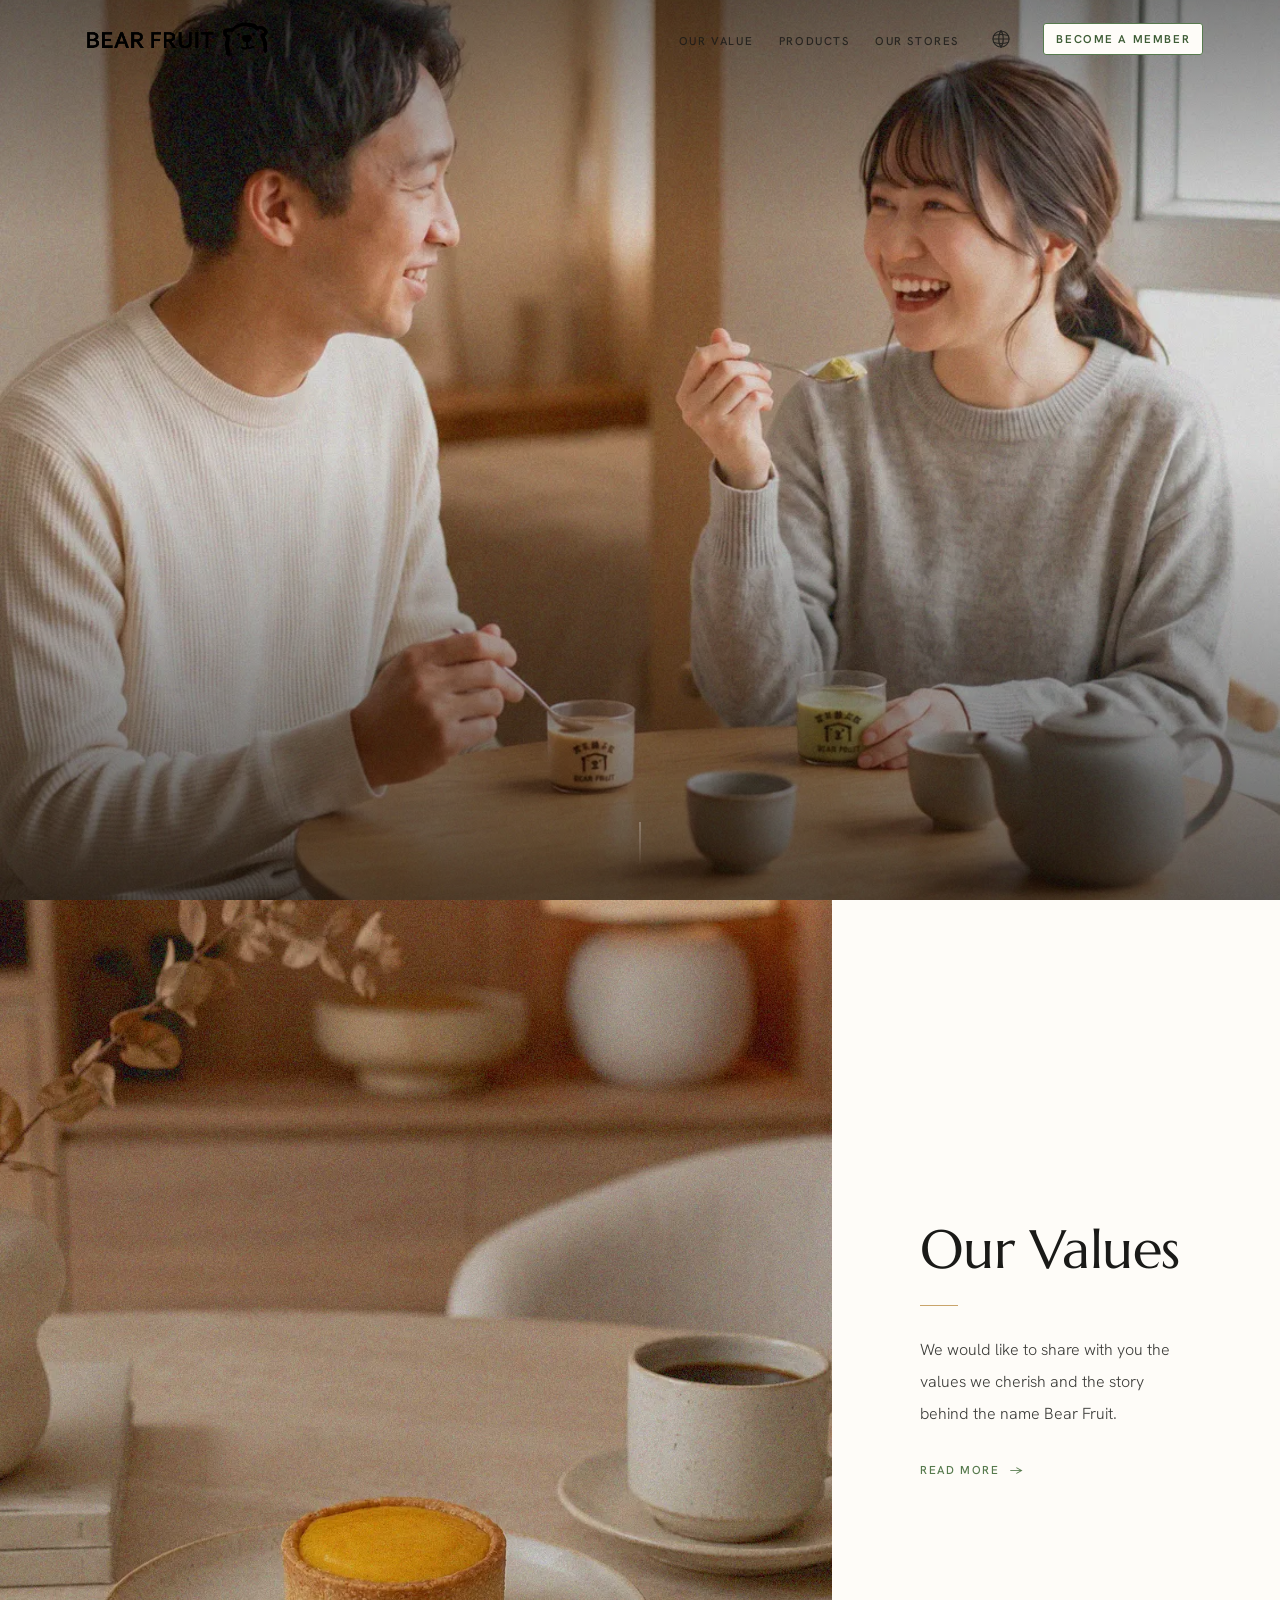
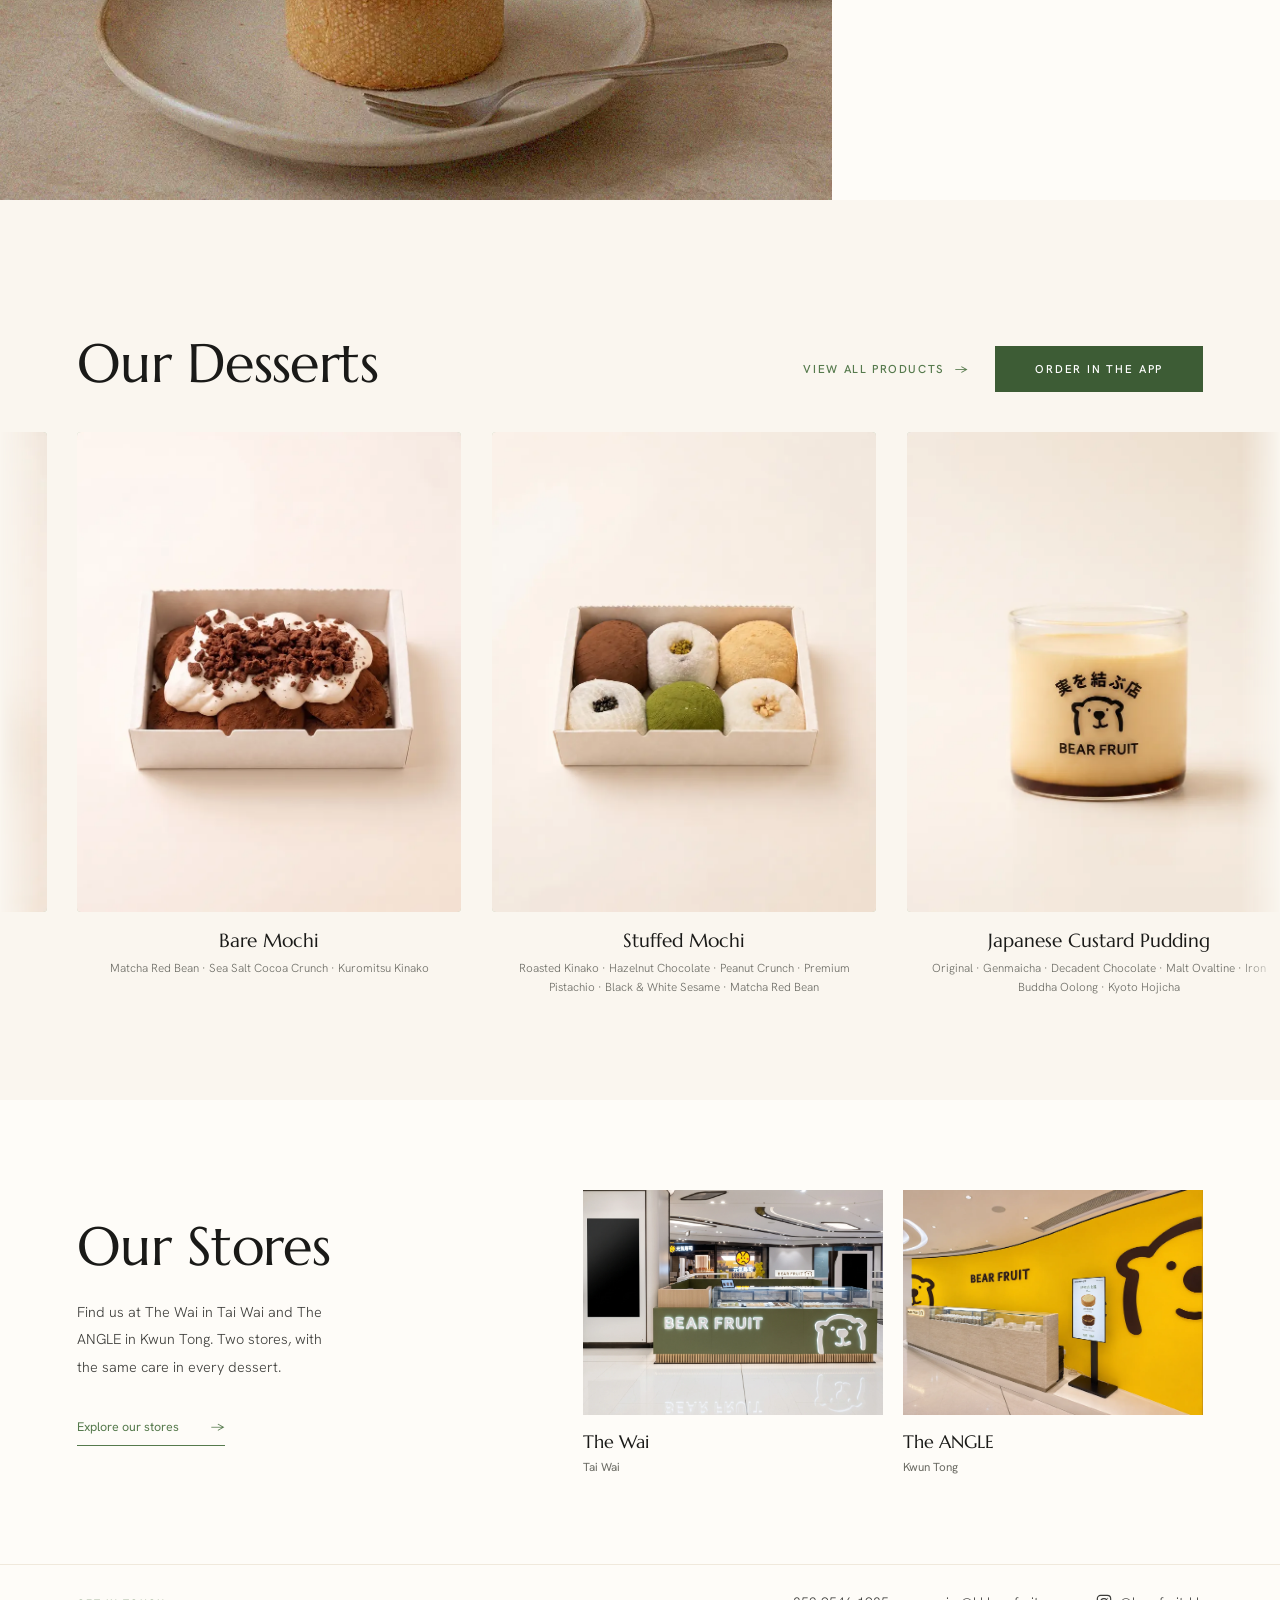
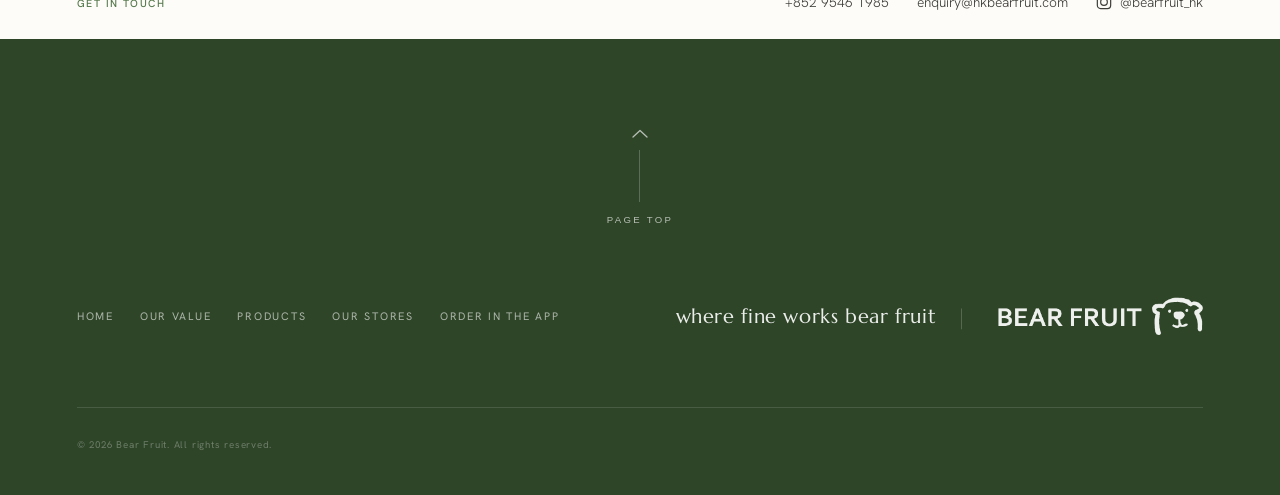
<file: index.html>
<!DOCTYPE html>
<html lang="en">
<head>
  <meta charset="UTF-8">
  <meta name="viewport" content="width=device-width, initial-scale=1.0">
  <title>Bear Fruit 結菓</title>
  <meta name="description" content="Bear Fruit 結菓 — 兩間手作甜品店，位於大圍圍方及觀塘 The ANGLE。Handcrafted mochi, Japanese custard pudding, Liège waffles and flan at our two stores: The Wai, Tai Wai, and The ANGLE, Kwun Tong, Hong Kong.">
  <link rel="canonical" href="https://hkbearfruit.com/">

  <!-- Favicon (inline SVG — brand green with 結) -->
  <!-- Bear mark, transparent. The cream version is for browsers in dark mode,
       where a green icon would disappear into the tab strip. -->
  <link rel="icon" type="image/png" href="images/favicon.png">
  <link rel="icon" type="image/png" href="images/favicon-dark.png" media="(prefers-color-scheme: dark)">
  <link rel="apple-touch-icon" href="images/apple-touch-icon.png">
  <meta name="theme-color" content="#3D5C35">

  <!-- Fonts — Marcellus (display serif) · Hanken Grotesk (body) · Noto Serif TC (CJK) -->
  <link rel="preconnect" href="https://fonts.googleapis.com">
  <link rel="preconnect" href="https://fonts.gstatic.com" crossorigin>
  <link rel="stylesheet"
        href="https://fonts.googleapis.com/css2?family=Hanken+Grotesk:wght@300;400;500;600&family=Marcellus&family=Noto+Serif+TC:wght@300;400;500;600&display=swap">

  <noscript>
    <style>
      /* The reveal animations are driven by JS. With no JS there is nothing to
         add .in, so show everything outright rather than ship a blank page. */
      .reveal, .img-reveal { opacity: 1 !important; transform: none !important; clip-path: none !important; }
    </style>
  </noscript>

  <!-- Open Graph / social sharing -->
  <meta property="og:type" content="website">
  <meta property="og:title" content="Bear Fruit 結菓 — Handcrafted Desserts in Tai Wai &amp; Kwun Tong">
  <meta property="og:description" content="Visit our two stores at The Wai, Tai Wai, and The ANGLE, Kwun Tong. Handcrafted mochi, puddings, waffles and flan. Where fine works bear fruit.">
  <!-- Absolute: scrapers (WhatsApp, Facebook, LINE) do not resolve relative
       og:image paths, and 1200x630 is the size they crop to. -->
  <meta property="og:url" content="https://hkbearfruit.com/">
  <meta property="og:image" content="https://hkbearfruit.com/images/og-cover.jpg">
  <meta property="og:image:width" content="1200">
  <meta property="og:image:height" content="630">
  <meta property="og:locale" content="en_HK">
  <meta property="og:locale:alternate" content="zh_HK">
  <meta name="twitter:card" content="summary_large_image">

  <!-- Set lang before first paint to prevent font FOUC in TC mode -->
  <script>if(localStorage.getItem('bf-lang')==='tc')document.documentElement.lang='zh-HK';</script>

  <style>
    /* ── Reset ─────────────────────────────────────────────── */
    *, *::before, *::after { box-sizing: border-box; margin: 0; padding: 0; }
    html { scroll-behavior: smooth; font-size: 16px; }
    body {
      font-family: var(--sans);
      color: var(--ink);
      background: var(--cream-50);
      overflow-x: hidden;
      -webkit-font-smoothing: antialiased;
    }
    img { display: block; max-width: 100%; }
    a { text-decoration: none; color: inherit; }
    ul { list-style: none; }
    button { background: none; border: none; cursor: pointer; padding: 0; }

    /* ── Tokens ─────────────────────────────────────────────── */
    :root {
      --green-dk:  #2E4528;
      --green-md:  #3D5C35;
      --green-pr:  #567A4D;

      --cream-50:  #FEFCF8;
      --cream-100: #FAF6EF;
      --cream-200: #F0E9DC;

      --gold:      #C9A46B;

      --ink:       #1A1A18;
      --ink-mid:   #3D3D3A;
      --ink-muted: #6B6B64;

      /* Display serif — Latin sets in Marcellus; any CJK glyph falls back to Noto Serif TC */
      --serif: 'Marcellus', 'Noto Serif TC', 'Times New Roman', serif;
      /* Body — humanist grotesque; CJK glyphs fall back to the Chinese serif */
      --sans: 'Hanken Grotesk', 'Helvetica Neue', Arial, 'Noto Serif TC', sans-serif;
      /* Chinese serif (Song/Ming) — correct Traditional-Chinese coverage for Hong Kong */
      --cjk:  'Noto Serif TC', serif;

      --ease: cubic-bezier(0.4, 0, 0.2, 1);
      --ease-out: cubic-bezier(0.22, 1, 0.36, 1);
      --pad-page: clamp(24px, 6vw, 80px);
    }

    /* In TC mode, body copy renders in the Chinese serif for an editorial, on-brand read */
    html[lang="zh-HK"] { --sans: 'Noto Serif TC', 'Hanken Grotesk', sans-serif; }

    /* ── Shared typography ──────────────────────────────────── */
    .eyebrow {
      font-size: 0.68rem;
      font-weight: 500;
      letter-spacing: 0.22em;
      text-transform: uppercase;
      color: var(--green-pr);
    }
    .section-title {
      font-family: var(--serif);
      font-size: clamp(2.4rem, 4.2vw, 3.5rem);
      font-weight: 400;
      line-height: 1.06;
      letter-spacing: -0.01em;
      color: var(--ink);
      text-wrap: balance;
    }
    .rule { width: 38px; height: 1px; background: var(--gold); flex-shrink: 0; }
    .text-link {
      display: inline-flex;
      align-items: center;
      gap: 10px;
      font-size: 0.72rem;
      font-weight: 500;
      letter-spacing: 0.14em;
      text-transform: uppercase;
      color: var(--green-pr);
      transition: gap 0.25s var(--ease);
    }
    .text-link:hover { gap: 18px; }

    /* ── Image placeholder ──────────────────────────────────── */
    .ph {
      position: relative;
      background: #b8cdb4;
      display: flex;
      flex-direction: column;
      align-items: center;
      justify-content: center;
      text-align: center;
      gap: 10px;
      padding: 32px;
    }
    .ph::after {
      content: '';
      position: absolute;
      inset: 10px;
      border: 1px dashed rgba(255,255,255,0.38);
      pointer-events: none;
    }
    .ph-label {
      font-size: 0.68rem;
      font-weight: 500;
      letter-spacing: 0.1em;
      text-transform: uppercase;
      color: rgba(255,255,255,0.9);
      background: rgba(0,0,0,0.28);
      padding: 7px 16px;
      border-radius: 2px;
    }
    .ph-spec {
      font-size: 0.63rem;
      font-weight: 300;
      color: rgba(255,255,255,0.6);
      max-width: 260px;
      line-height: 1.6;
    }

    /* ── Scroll reveal ──────────────────────────────────────── */
    .reveal {
      opacity: 0;
      transform: translateY(24px);
      transition: opacity 0.85s var(--ease), transform 0.85s var(--ease);
    }
    .reveal.in { opacity: 1; transform: translateY(0); }
    .d1 { transition-delay: 0.12s; }
    .d2 { transition-delay: 0.24s; }
    .d3 { transition-delay: 0.36s; }
    .d4 { transition-delay: 0.48s; }

    /* ── Masked image reveal (wipes up as it enters) ────────── */
    .img-reveal {
      clip-path: inset(0 0 100% 0);
      opacity: 0;
      transition: clip-path 1.15s var(--ease-out), opacity 0.9s var(--ease-out);
    }
    .img-reveal.in { clip-path: inset(0 0 0 0); opacity: 1; }

    /* ── Full-screen scroll-snap (desktop) ──────────────────── */
    @media (min-width: 921px) {
      html { scroll-snap-type: y proximity; }
      .hero, #concept, .menu, #shops {
        scroll-snap-align: start;
        scroll-snap-stop: always;
      }
    }

    /* ════════════════════════════════════════════════════════
       NAV
    ════════════════════════════════════════════════════════ */
    /* Transparent over the hero (dark text), turns solid white on scroll */
    .nav {
      position: fixed;
      inset: 0 0 auto 0;
      z-index: 200;
      display: flex;
      align-items: center;
      justify-content: space-between;
      padding: 22px var(--pad-page);
      background: transparent;
      transition: background 0.4s var(--ease),
                  padding    0.4s var(--ease),
                  box-shadow  0.4s var(--ease);
    }
    .nav.scrolled {
      background: #fff;
      padding-top: 10px;
      padding-bottom: 10px;
      box-shadow: 0 1px 20px rgba(0,0,0,0.08);
    }

    .nav__right {
      display: flex;
      align-items: center;
      gap: clamp(18px, 2.2vw, 34px);
    }
    .nav__logo {
      height: 34px;
      width: auto;
      filter: brightness(0);          /* dark logo on light hero + white bar */
      transform-origin: left center;  /* logo is flush left — hold that edge */
      transition: transform 0.4s var(--ease);
    }
    /* 28 / 34 — the same 28px as before, reached by scaling rather than by
       resizing the box: animating the logo's height resamples the bitmap on
       every frame. The box stays 34px, so .nav.scrolled trims its own padding
       to 10px to keep the scrolled bar at 54px. */
    .nav.scrolled .nav__logo { transform: scale(0.8235); }

    .nav__links {
      display: flex;
      align-items: center;
      gap: clamp(22px, 2vw, 34px);
    }
    .nav__links a {
      font-size: 0.71rem;
      font-weight: 500;
      letter-spacing: 0.14em;
      text-transform: uppercase;
      color: var(--ink);
      opacity: 0.82;
      transition: color 0.2s, opacity 0.2s;
    }
    .nav__links a:hover { opacity: 1; color: var(--green-pr); }
    .nav.scrolled .nav__links a { color: var(--ink-mid); }

    .lang-toggle {
      display: flex;
      align-items: center;
      justify-content: center;
      color: var(--ink);
      opacity: 0.82;
      padding: 4px;
      transition: color 0.2s, opacity 0.2s;
      line-height: 0;
    }
    .lang-toggle:hover { opacity: 1; color: var(--green-pr); }
    .nav.scrolled .lang-toggle { color: var(--ink-mid); }
    .lang-toggle svg { display: block; }

    .nav__order {
      font-size: 0.71rem;
      font-weight: 600;
      letter-spacing: 0.14em;
      text-transform: uppercase;
      color: var(--green-md);
      background-color: var(--cream-50);
      padding: 8px 12px;
      border: 1px solid var(--green-pr);
      border-radius: 3px;
      white-space: nowrap;
      transition: background-color 0.2s;
    }
    .nav.scrolled .nav__order { background-color: transparent; }
    .nav .nav__order:hover { background-color: var(--cream-100); }

    /* ── Mobile menu (hamburger + overlay) ──────────────────── */
    .nav__burger {
      display: none;
      flex-direction: column;
      justify-content: center;
      gap: 5px;
      width: 28px;
      height: 28px;
      z-index: 320;
    }
    .nav__burger span {
      display: block;
      width: 100%;
      height: 2px;
      background: var(--ink);
      border-radius: 2px;
      transition: transform 0.35s var(--ease), opacity 0.2s var(--ease), background 0.3s var(--ease);
    }
    .nav__burger.open span:nth-child(1) { transform: translateY(7px) rotate(45deg); }
    .nav__burger.open span:nth-child(2) { opacity: 0; }
    .nav__burger.open span:nth-child(3) { transform: translateY(-7px) rotate(-45deg); }

    .mobile-menu {
      position: fixed;
      inset: 0;
      z-index: 190; /* below .nav (200) so the burger/toggle stay clickable */
      background: var(--green-dk);
      display: flex;
      flex-direction: column;
      align-items: center;
      justify-content: center;
      gap: 30px;
      opacity: 0;
      visibility: hidden;
      transform: translateY(-10px);
      transition: opacity 0.4s var(--ease), transform 0.4s var(--ease), visibility 0.4s;
    }
    .mobile-menu.open { opacity: 1; visibility: visible; transform: translateY(0); }
    .mobile-menu a {
      font-size: 1.05rem;
      letter-spacing: 0.18em;
      text-transform: uppercase;
      color: rgba(255,255,255,0.85);
      transition: color 0.2s;
    }
    .mobile-menu a:hover { color: #fff; }
    .mobile-menu__order {
      margin-top: 6px;
      border: 1px solid rgba(255,255,255,0.5);
      padding: 13px 34px;
      color: #fff !important;
    }
    body.menu-open { overflow: hidden; }
    /* Avoid duplicate CTA while the overlay (which has its own) is open */
    body.menu-open .nav__order { opacity: 0; pointer-events: none; }
    /* Flip nav contents to white while the green overlay is open */
    body.menu-open .nav__burger span { background: #fff; }
    body.menu-open .nav__logo { filter: brightness(0) invert(1); }
    body.menu-open .lang-toggle { color: #fff; opacity: 1; }

    /* ════════════════════════════════════════════════════════
       HERO — SLIDESHOW
    ════════════════════════════════════════════════════════ */
    .hero {
      position: relative;
      height: 100svh;
      min-height: 600px;
      overflow: hidden;
      background: var(--green-md);
    }
    .hero__slide {
      position: absolute;
      inset: 0;
      opacity: 0;
      transition: opacity 2s ease-in-out;
    }
    .hero__slide.active { opacity: 1; }
    .hero__slide img {
      width: 100%;
      height: 100%;
      object-fit: cover;
      object-position: center 66%;   /* anchor on the cups so they stay in frame at any window size */
      display: block;
      transform: scale(1.04);
    }
    /* Slow "Ken Burns" drift-zoom on the visible slide */
    .hero__slide.active img { animation: kenburns 9s ease-out forwards; }
    /* Hero still. Sits apart from the slideshow rules above: it holds its own
       crop and stays motionless, so no Ken Burns drift. */
    .hero__slide img.hero__still {
      object-position: center;
      transform: none;
      animation: none;
    }
    @keyframes kenburns {
      from { transform: scale(1.04); }
      to   { transform: scale(1.12); }
    }
    .hero__overlay {
      position: absolute;
      inset: 0;
      z-index: 1;
      background: linear-gradient(
        to bottom,
        rgba(0,0,0,0.42) 0%,
        rgba(0,0,0,0)    26%,
        rgba(0,0,0,0)    50%,
        rgba(0,0,0,0.58) 100%
      );
      pointer-events: none;
    }

    /* Reachable by search engines and screen readers, invisible on screen */
    .sr-only {
      position: absolute;
      width: 1px; height: 1px;
      margin: -1px; padding: 0;
      overflow: hidden;
      clip-path: inset(50%);
      white-space: nowrap;
      border: 0;
    }

    .hero__scroll {
      position: absolute;
      bottom: 32px;
      left: 50%;
      transform: translateX(-50%);
      z-index: 2;
      display: flex;
      flex-direction: column;
      align-items: center;
      gap: 8px;
      opacity: 0;
      animation: fadeIn 1s ease 1.5s forwards;
    }
    .hero__scroll-line {
      width: 1px;
      height: 46px;
      background: linear-gradient(to bottom, rgba(255,255,255,0.5), transparent);
      animation: drip 2.2s ease-in-out infinite 2s;
    }

    /* ════════════════════════════════════════════════════════
       CONCEPT — FULL SCREEN
    ════════════════════════════════════════════════════════ */
    .concept__grid {
      display: grid;
      grid-template-columns: 65% 35%;
      grid-template-rows: 100svh;   /* definite row so the photo crops to the viewport, not its full height */
      min-height: 600px;
    }
    .concept__image {
      width: 100%;
      height: 100%;
      min-height: 0;
      object-fit: cover;
      object-position: center 68%;   /* anchor on the pudding so it stays in frame at any size */
    }
    .concept__panel {
      background: var(--cream-50);
      padding: clamp(56px, 9vw, 100px) clamp(40px, 7vw, 88px);
      display: flex;
      flex-direction: column;
      justify-content: center;
      gap: 28px;
    }
    .concept__teaser {
      font-size: clamp(0.9rem, 1.3vw, 1rem);
      font-weight: 300;
      line-height: 2;
      color: var(--ink-mid);
    }

    /* ════════════════════════════════════════════════════════
       MENU — DRAGGABLE PRODUCT CAROUSEL
    ════════════════════════════════════════════════════════ */
    .menu {
      min-height: 100vh;
      background: var(--cream-100);
      display: flex;
      flex-direction: column;
      justify-content: center;
      gap: clamp(24px, 4vh, 46px);
      padding: clamp(72px, 9vh, 112px) 0 clamp(32px, 5vh, 64px);
      overflow: hidden;
    }
    .menu__header {
      padding: 0 var(--pad-page);
      display: flex;
      align-items: flex-end;
      justify-content: space-between;
      gap: 24px;
    }
    .menu__header-left {
      display: flex;
      flex-direction: column;
      gap: 10px;
    }
    .menu__header-right {
      display: flex;
      align-items: center;
      gap: clamp(18px, 2vw, 30px);
    }

    /* Draggable viewport — visitor scrolls the cards by hand */
    .menu__marquee {
      overflow-x: auto;
      overflow-y: hidden;
      width: 100%;
      cursor: grab;
      scrollbar-width: none;
      -ms-overflow-style: none;
      -webkit-overflow-scrolling: touch;
      -webkit-mask-image: linear-gradient(90deg, transparent, #000 3%, #000 97%, transparent);
              mask-image: linear-gradient(90deg, transparent, #000 3%, #000 97%, transparent);
    }
    .menu__marquee::-webkit-scrollbar { display: none; }
    .menu__marquee.is-dragging {
      cursor: grabbing;
      user-select: none;
      scroll-behavior: auto;
    }
    .menu__marquee.is-dragging .product-card { pointer-events: none; }
    .menu__track {
      display: flex;
      gap: clamp(20px, 2.4vw, 36px);
      width: max-content;
      padding: 4px clamp(24px, 6vw, 80px);
    }

    /* Fixed-dimension product card (Jiichiro-style, enlarged) */
    .product-card {
      flex: 0 0 auto;
      width: clamp(300px, 30vw, 420px);
      display: block;
      color: inherit;
      text-decoration: none;
    }
    .product-card__img { transition: transform 0.6s var(--ease), opacity 1.2s var(--ease); }
    .product-card:hover .product-card__img { transform: scale(1.05); }
    .product-card:hover .product-card__name { color: var(--green-pr); }
    .product-card__name { transition: color 0.2s; }
    .product-card__badge {
      position: absolute;
      top: 12px; left: 12px;
      z-index: 3;
      font-size: 0.58rem;
      font-weight: 600;
      letter-spacing: 0.12em;
      text-transform: uppercase;
      color: #fff;
      background: var(--gold);
      padding: 6px 12px;
      border-radius: 100px;
    }
    .product-card__media {
      position: relative;
      aspect-ratio: 4 / 5;   /* fixed shape — no more stretching */
      overflow: hidden;
      border-radius: 4px;
      background: #b8cdb4;
    }
    .product-card__media .ph { position: absolute; inset: 0; }
    .product-card__img {
      position: absolute;
      inset: 0;
      width: 100%;
      height: 100%;
      object-fit: cover;
      display: block;
    }
    /* Bare Mochi card: cross-fade between the flavour photos */
    .product-card__slideshow .product-card__img { opacity: 0; }
    .product-card__slideshow .product-card__img.is-active { opacity: 1; }

    .product-card__body {
      padding: 16px 6px 0;
      text-align: center;
    }
    .product-card__name {
      font-family: var(--serif);
      font-size: 1.2rem;
      font-weight: 400;
      letter-spacing: 0;
      color: var(--ink);
    }
    .product-card__desc {
      display: block;
      margin-top: 7px;
      font-size: 0.73rem;
      font-weight: 300;
      line-height: 1.65;
      color: var(--ink-muted);
    }
    .btn-solid {
      display: inline-block;
      font-size: 0.71rem;
      font-weight: 500;
      letter-spacing: 0.16em;
      text-transform: uppercase;
      color: #fff;
      background: var(--green-md);
      padding: 16px 40px;
      white-space: nowrap;
      transition: background 0.25s;
    }
    .btn-solid:hover { background: var(--green-dk); }

    /* ════════════════════════════════════════════════════════
       SHOPS / CONTACT — ONE PHOTO PER STORE
    ════════════════════════════════════════════════════════ */
    #shops { scroll-margin-top: 72px; background: var(--cream-50); }
    .shops-brief {
      display: grid; grid-template-columns: 0.9fr 1.3fr; align-items: center;
      gap: clamp(40px, 6vw, 88px); max-width: 1320px; margin: 0 auto;
      padding: clamp(64px, 7vw, 100px) clamp(24px, 6vw, 80px);
    }
    .shops-brief__intro p { max-width: 32ch; margin-top: 24px; font-size: .9rem; font-weight: 300; color: var(--ink-mid); line-height: 1.9; }
    .shops-brief__link { display: inline-flex; align-items: center; gap: 32px; margin-top: 28px; padding-block: 10px; border-bottom: 1px solid var(--green-pr); font-size: .78rem; color: var(--green-pr); transition: gap .25s; }
    .shops-brief__link:hover { gap: 40px; }
    .shops-brief__photos { display: grid; grid-template-columns: repeat(2,minmax(0,1fr)); gap: 20px; }
    .shops-brief__store { min-width: 0; }
    .shops-brief__photo { aspect-ratio: 4/3; overflow: hidden; background: var(--cream-200); }
    .shops-brief__photo img { width: 100%; height: 100%; object-fit: cover; }
    .shops-brief__photo--wai img { object-position: center 75%; }
    .shops-brief__store h3 { margin-top: 16px; font-family: var(--serif); font-size: 1.12rem; font-weight: 400; }
    .shops-brief__district { display: block; margin-top: 6px; font-size: .73rem; color: var(--ink-muted); }
    .shops__contact { border-top: 1px solid var(--cream-200); }
    .shops__contact-inner { max-width:1320px; margin:0 auto; padding:28px clamp(24px,6vw,80px); display:flex; justify-content:space-between; align-items:baseline; gap:24px; }
    .shops__contact .contact-links { flex-direction:row; flex-wrap:wrap; gap:12px 28px; }
    .detail__label { font-size:.65rem; font-weight:500; letter-spacing:.14em; text-transform:uppercase; color:var(--green-pr); }
    @media (max-width:720px) {
      .shops-brief { grid-template-columns:1fr; gap:32px; }
      .shops-brief__intro p { margin-top:18px; }
      .shops-brief__photos { gap:16px; }
      .shops-brief__store h3 { font-size:1.05rem; }
      .shops__contact-inner { flex-direction:column; }
      .shops__contact .contact-links { flex-direction:column; }
    }

    .contact-links { display: flex; flex-direction: column; gap: 8px; }
    .contact-link {
      font-size: 0.86rem;
      font-weight: 300;
      color: var(--ink-mid);
      transition: color 0.2s;
    }
    .contact-link:hover { color: var(--green-pr); }
    .contact-link--ig {
      display: inline-flex;
      align-items: center;
      gap: 8px;
    }
    .ig-icon {
      width: 16px;
      height: 16px;
      flex-shrink: 0;
      color: var(--ink-mid);
      transition: color 0.2s;
    }
    .contact-link--ig:hover .ig-icon { color: var(--green-pr); }

    /* ════════════════════════════════════════════════════════
       FOOTER
    ════════════════════════════════════════════════════════ */
    .footer {
      background: var(--green-dk);
      color: #fff;
      padding: clamp(52px, 7vw, 96px) var(--pad-page) clamp(30px, 3.5vw, 44px);
      display: flex;
      flex-direction: column;
      align-items: center;
      gap: clamp(40px, 6vw, 72px);
    }
    /* "Page Top" scroll-up (Jiichiro-style) */
    .footer__pagetop {
      display: inline-flex;
      flex-direction: column;
      align-items: center;
      gap: 12px;
      color: rgba(255,255,255,0.65);
      transition: color 0.25s var(--ease);
    }
    .footer__pagetop:hover { color: #fff; }
    .footer__pagetop-arrow { display: block; transition: transform 0.3s var(--ease); }
    .footer__pagetop:hover .footer__pagetop-arrow { transform: translateY(-4px); }
    .footer__pagetop-line {
      position: relative;
      width: 1px; height: 52px;
      background: rgba(255,255,255,0.22);
      overflow: hidden;
    }
    .footer__pagetop-line::after {
      content: '';
      position: absolute; inset: 0;
      background: rgba(255,255,255,0.85);
      transform: translateY(100%);
      animation: pagetop 2.4s var(--ease) infinite;
    }
    @keyframes pagetop {
      0%   { transform: translateY(100%); }
      55%  { transform: translateY(-100%); }
      100% { transform: translateY(-100%); }
    }
    .footer__pagetop-text {
      font-size: 0.6rem; font-weight: 500;
      letter-spacing: 0.24em; text-transform: uppercase;
    }
    /* Bar: menu on the left · motto | logo on the right */
    .footer__bar {
      width: 100%;
      display: flex;
      align-items: center;
      justify-content: space-between;
      gap: 26px 48px;
      flex-wrap: wrap;
    }
    .footer__nav { display: flex; flex-wrap: wrap; gap: 12px 26px; }
    .footer__nav a {
      font-size: 0.68rem;
      letter-spacing: 0.16em;
      text-transform: uppercase;
      color: rgba(255,255,255,0.6);
      transition: color 0.2s;
    }
    .footer__nav a:hover { color: #fff; }
    .footer__brand { display: flex; align-items: center; gap: clamp(16px, 1.8vw, 26px); }
    .footer__motto {
      font-family: var(--serif);
      font-size: clamp(1.05rem, 1.6vw, 1.3rem);
      font-weight: 400;
      letter-spacing: 0.03em;
      color: rgba(255,255,255,0.9);
      white-space: nowrap;
    }
    .footer__sep { color: rgba(255,255,255,0.28); font-weight: 200; font-size: 1.3em; }
    .footer__logo-link { flex-shrink: 0; line-height: 0; }
    .footer__logo {
      height: clamp(30px, 3vw, 44px);
      width: auto;
      filter: brightness(0) invert(1);
      opacity: 0.92;
      transition: opacity 0.2s;
    }
    .footer__logo-link:hover .footer__logo { opacity: 1; }
    .footer__copy {
      width: 100%;
      font-size: 0.61rem;
      letter-spacing: 0.08em;
      color: rgba(255,255,255,0.3);
      border-top: 1px solid rgba(255,255,255,0.12);
      padding-top: clamp(20px, 2.5vw, 30px);
    }
    @media (max-width: 720px) {
      .footer__bar { flex-direction: column; align-items: center; text-align: center; gap: 32px; }
      .footer__nav { justify-content: center; }
      .footer__brand { flex-direction: column; gap: 18px; }
      .footer__sep { display: none; }
      .footer__copy { text-align: center; }
    }

    /* ════════════════════════════════════════════════════════
       KEYFRAMES
    ════════════════════════════════════════════════════════ */
    @keyframes fadeIn { to { opacity: 1; } }
    @keyframes drip {
      0%   { transform: scaleY(1);   transform-origin: top;    opacity: 1; }
      100% { transform: scaleY(0.1); transform-origin: bottom; opacity: 0; }
    }

    /* ════════════════════════════════════════════════════════
       RESPONSIVE
    ════════════════════════════════════════════════════════ */
    @media (max-width: 920px) {
      .nav__links { display: none; }
      .nav__burger { display: flex; }

      /* Concept: revert to stacked auto-height */
      .concept__grid {
        grid-template-columns: 1fr;
        grid-template-rows: auto;
        height: auto;
      }
      .concept__image { height: 62vh; min-height: 320px; }

      /* Menu: stack the header above the carousel */
      .menu__header { flex-direction: column; align-items: flex-start; }
    }
    @media (max-width: 420px) {
      .nav__order { padding-inline: 7px; }
    }
    @media (max-width: 600px) {
      .nav { padding: 18px 20px; }
      .nav__right { gap: clamp(8px, 2.5vw, 14px); }
      .nav__order { font-size: 0.7rem; }
      .nav__logo { height: 26px; }
      /* Below 600px the 28px burger — not the logo — sets the row height, so
         the bar keeps its original 13px and only the logo scales. 24 / 26. */
      .nav.scrolled { padding-top: 13px; padding-bottom: 13px; }
      .nav.scrolled .nav__logo { transform: scale(0.9231); }

      /* A phone screen is far taller than the 4:5 hero photo, so cover() drops
         roughly 43% of its width. Bias the crop right so it lands on her and
         the table rather than splitting the pair down the middle. */
      .hero__slide img.hero__still { object-position: 85% center; }
    }

    /* ── Keyboard focus (accessibility) ─────────────────────── */
    a:focus-visible,
    button:focus-visible {
      outline: 2px solid var(--gold);
      outline-offset: 3px;
      border-radius: 2px;
    }

    /* ── Reduced motion (accessibility) ─────────────────────── */
    @media (prefers-reduced-motion: reduce) {
      html { scroll-behavior: auto; }
      .hero__slide.active img { animation: none; transform: scale(1.04); }
      /* Show the cue outright — its fade-in is what we are skipping */
      .hero__scroll { animation: none; opacity: 1; }
      .hero__scroll-line { animation: none; }
      .reveal { transition-duration: 0.001s; }
      .img-reveal { clip-path: none; opacity: 1; transition: none; }
      .footer__pagetop-line::after { animation: none; opacity: 0; }
    }
  </style>

  <!-- Structured data for local search (Google Business / Maps) -->
  <script type="application/ld+json">
{
  "@context": "https://schema.org",
  "@graph": [
    {
      "@type": "Organization",
      "@id": "https://hkbearfruit.com/#organization",
      "name": "Bear Fruit 結菓",
      "url": "https://hkbearfruit.com/",
      "sameAs": [
        "https://instagram.com/bearfruit_hk"
      ],
      "location": [
        {
          "@id": "https://hkbearfruit.com/#store-wai"
        },
        {
          "@id": "https://hkbearfruit.com/#store-angle"
        }
      ]
    },
    {
      "@type": "Bakery",
      "name": "Bear Fruit 結菓 — The Wai 圍方店",
      "image": "https://hkbearfruit.com/images/shop/shop-1.webp",
      "description": "Handcrafted mochi, Japanese custard pudding, Liège waffles and flan at The Wai, Tai Wai, Hong Kong. 大圍圍方手作甜品：麻糬、日式布丁、列日窩夫、法式吉士撻。",
      "servesCuisine": "Dessert",
      "priceRange": "$$",
      "telephone": "+852-9546-1985",
      "email": "enquiry@hkbearfruit.com",
      "url": "https://hkbearfruit.com/stores.html#store-wai",
      "address": {
        "@type": "PostalAddress",
        "streetAddress": "Kiosk 21, L4, The Wai, 18 Che Kung Miu Road",
        "addressLocality": "Tai Wai",
        "addressRegion": "New Territories",
        "addressCountry": "HK"
      },
      "openingHoursSpecification": {
        "@type": "OpeningHoursSpecification",
        "dayOfWeek": [
          "Monday",
          "Tuesday",
          "Wednesday",
          "Thursday",
          "Friday",
          "Saturday",
          "Sunday"
        ],
        "opens": "12:00",
        "closes": "21:00"
      },
      "sameAs": [
        "https://instagram.com/bearfruit_hk"
      ],
      "@id": "https://hkbearfruit.com/#store-wai",
      "parentOrganization": {
        "@id": "https://hkbearfruit.com/#organization"
      }
    },
    {
      "@type": "Bakery",
      "name": "Bear Fruit 結菓 — The ANGLE 店",
      "image": "https://hkbearfruit.com/images/shop/the-angle-store-20261110-v2.webp",
      "description": "Handcrafted desserts at The ANGLE, Kwun Tong, Hong Kong. 觀塘 The ANGLE 手作甜品店。",
      "servesCuisine": "Dessert",
      "priceRange": "$$",
      "telephone": "+852-9546-1985",
      "email": "enquiry@hkbearfruit.com",
      "url": "https://hkbearfruit.com/stores.html#store-angle",
      "address": {
        "@type": "PostalAddress",
        "streetAddress": "Shop 128A, 1/F, The ANGLE, 98 How Ming Street",
        "addressLocality": "Kwun Tong",
        "addressRegion": "Kowloon",
        "addressCountry": "HK"
      },
      "openingHoursSpecification": {
        "@type": "OpeningHoursSpecification",
        "dayOfWeek": [
          "Monday",
          "Tuesday",
          "Wednesday",
          "Thursday",
          "Friday",
          "Saturday",
          "Sunday"
        ],
        "opens": "12:00",
        "closes": "20:00"
      },
      "sameAs": [
        "https://instagram.com/bearfruit_hk"
      ],
      "@id": "https://hkbearfruit.com/#store-angle",
      "parentOrganization": {
        "@id": "https://hkbearfruit.com/#organization"
      }
    }
  ]
}
  </script>
</head>
<body>

  <!-- ══════════════════════════════════════════
       NAV
  ══════════════════════════════════════════ -->
  <nav class="nav" id="nav" aria-label="Main navigation">
    <a href="#home" class="nav__logo-link" aria-label="Bear Fruit — top of page">
      <img class="nav__logo" src="images/Horizontal - Bear Fruit (white).png" alt="Bear Fruit 結菓">
    </a>

    <div class="nav__right">
      <ul class="nav__links" role="list">
        <li><a href="about.html"    data-en="Our Value" data-tc="品牌理念">Our Value</a></li>
        <li><a href="products.html" data-en="Products"  data-tc="產品">Products</a></li>
        <li><a href="stores.html" data-en="Our Stores" data-tc="門市位置">Our Stores</a></li>
      </ul>

      <button class="lang-toggle" id="langToggle" aria-label="Switch language">
        <svg xmlns="http://www.w3.org/2000/svg" width="20" height="20" viewBox="0 0 20 20"
             fill="none" stroke="currentColor" stroke-width="1.2" stroke-linecap="round">
          <circle cx="10" cy="10" r="8"/>
          <path d="M10 2 C7 5.5 7 14.5 10 18"/>
          <path d="M10 2 C13 5.5 13 14.5 10 18"/>
          <line x1="2" y1="10" x2="18" y2="10"/>
          <path d="M3 6.5 Q10 4.5 17 6.5"/>
          <path d="M3 13.5 Q10 15.5 17 13.5"/>
        </svg>
      </button>

      <a href="join.html" class="nav__order" data-en="Become a Member" data-tc="加入會員">Become a Member</a>

      <button class="nav__burger" id="navBurger" aria-label="Open menu"
              aria-expanded="false" aria-controls="mobileMenu">
        <span></span><span></span><span></span>
      </button>
    </div>
  </nav>

  <!-- Mobile overlay menu -->
  <div class="mobile-menu" id="mobileMenu" aria-hidden="true">
    <a href="about.html"    data-en="Our Value" data-tc="品牌理念">Our Value</a>
    <a href="products.html" data-en="Products"  data-tc="產品">Products</a>
    <a href="stores.html" data-en="Our Stores" data-tc="門市位置">Our Stores</a>
    <a href="join.html" class="mobile-menu__order" data-en="Become a Member" data-tc="加入會員">Become a Member</a>
  </div>


  <!-- ══════════════════════════════════════════
       HERO
  ══════════════════════════════════════════ -->
  <section class="hero" id="home" aria-label="Bear Fruit">
    <div class="hero__slide active">
      <img class="hero__still" src="images/hero-bg.webp"
           alt="Two people laughing over Bear Fruit puddings and tea at a round wooden table"
           fetchpriority="high">
    </div>
    <div class="hero__overlay" aria-hidden="true"></div>

    <!-- The hero carries no visible copy so the photo reads on its own.
         The page still needs one top-level heading, so it is here for search
         engines and screen readers only. -->
    <h1 class="sr-only">
      <span class="lang-en">Bear Fruit — handcrafted desserts in Tai Wai and Kwun Tong, Hong Kong</span>
      <span class="lang-tc">結菓 — 香港大圍及觀塘手作甜點</span>
    </h1>

    <div class="hero__scroll" aria-hidden="true">
      <div class="hero__scroll-line"></div>
    </div>
  </section>


  <!-- ══════════════════════════════════════════
       CONCEPT — OUR VALUE
  ══════════════════════════════════════════ -->
  <section id="concept" aria-label="Our Value">
    <div class="concept__grid">

      <!-- Not lazy: while it rests clipped the browser sees no visible box and
           defers the fetch, so it would pop in only after the reveal fires. -->
      <img class="concept__image img-reveal" src="images/our-value.webp"
           alt="Tea and a Bear Fruit pudding set out on a quiet table" decoding="async">

      <div class="concept__panel">
        <h2 class="section-title reveal">
          <span class="lang-en">Our Values</span>
          <span class="lang-tc">我們的價值</span>
        </h2>

        <div class="rule reveal d2"></div>

        <p class="concept__teaser reveal d2">
          <span class="lang-en">We would like to share with you the values we cherish and the story behind the name Bear Fruit.</span>
          <span class="lang-tc">我們想與您分享我們珍惜的價值觀以及結菓名字的由來。</span>
        </p>

        <div class="reveal d3">
          <a href="about.html" class="text-link">
            <span data-en="Read More" data-tc="了解更多">Read More</span>
            <span aria-hidden="true">→</span>
          </a>
        </div>
      </div>

    </div>
  </section>


  <!-- ══════════════════════════════════════════
       MENU — DRAGGABLE PRODUCT CAROUSEL
  ══════════════════════════════════════════ -->
  <section class="menu" id="menu" aria-label="Our Products">

    <header class="menu__header">
      <div class="menu__header-left">
        <h2 class="section-title reveal" data-en="Our Desserts" data-tc="產品一覽">Our Desserts</h2>
      </div>
      <div class="menu__header-right reveal d2">
        <a href="products.html" class="text-link">
          <span data-en="View All Products" data-tc="查看全部產品">View All Products</span>
          <span aria-hidden="true">→</span>
        </a>
        <a href="https://bear-fruit-order-kiosk.web.app/join.html#order" data-app-download class="btn-solid"
           data-en="Order in the app" data-tc="使用會員 App 訂購"
           target="_blank" rel="noopener noreferrer">Order in the app</a>
      </div>
    </header>

    <div class="menu__marquee reveal">
      <div class="menu__track" id="menuTrack" role="list">

        <!-- ── 1. Bare Mochi (rotates through 3 flavours) -->
        <a class="product-card" role="listitem" href="bare-mochi.html">
          <div class="product-card__media">
            <div class="ph" aria-hidden="true">
              <span class="ph-label">Bare Mochi</span>
              <span class="ph-spec">images/products/<br>bare-mochi/</span>
            </div>
            <img class="product-card__img" src="images/products/cards/bare-mochi.webp"
                 alt="Bare Mochi" loading="lazy" onerror="this.remove()">
          </div>
          <div class="product-card__body">
            <h3 class="product-card__name"><span class="lang-en">Bare Mochi</span><span class="lang-tc">裸麻糬</span></h3>
            <span class="product-card__desc">
              <span class="lang-en">Matcha Red Bean · Sea Salt Cocoa Crunch · Kuromitsu Kinako</span>
              <span class="lang-tc">抹茶蜜紅豆・奶蓋濃可可・黑糖黃豆粉</span>
            </span>          </div>
        </a>

        <!-- ── 2. Stuffed Mochi -->
        <a class="product-card" role="listitem" href="stuffed-mochi.html">
          <div class="product-card__media">
            <div class="ph" aria-hidden="true">
              <span class="ph-label">Stuffed Mochi</span>
              <span class="ph-spec">images/products/<br>stuffed-mochi/</span>
            </div>
            <img class="product-card__img" src="images/products/cards/stuffed-mochi.webp?v=20261028"
                 alt="Stuffed Mochi" loading="lazy" onerror="this.remove()">
          </div>
          <div class="product-card__body">
            <h3 class="product-card__name"><span class="lang-en">Stuffed Mochi</span><span class="lang-tc">包餡麻糬</span></h3>
            <span class="product-card__desc">
              <span class="lang-en">Roasted Kinako · Hazelnut Chocolate · Peanut Crunch · Premium Pistachio · Black &amp; White Sesame · Matcha Red Bean</span>
              <span class="lang-tc">經典黃豆粉・榛子朱古力・花生糖不甩・特濃開心果・芝麻黑白配・抹茶蜜紅豆</span>
            </span>          </div>
        </a>

        <!-- ── 3. Japanese Custard Pudding (rotates through 4 flavours) -->
        <a class="product-card" role="listitem" href="custard-pudding.html">
          <div class="product-card__media">
            <div class="ph" aria-hidden="true">
              <span class="ph-label">Custard Pudding</span>
              <span class="ph-spec">images/products/<br>custard-pudding/</span>
            </div>
            <img class="product-card__img" src="images/products/cards/custard-pudding.webp"
                 alt="Japanese Custard Pudding" loading="lazy" onerror="this.remove()">
          </div>
          <div class="product-card__body">
            <h3 class="product-card__name"><span class="lang-en">Japanese Custard Pudding</span><span class="lang-tc">日式布丁</span></h3>
            <span class="product-card__desc">
              <span class="lang-en">Original · Genmaicha · Decadent Chocolate · Malt Ovaltine · Iron Buddha Oolong · Kyoto Hojicha</span>
              <span class="lang-tc">經典焦糖原味・京都玄米抹茶・醇厚朱古力・麥芽阿華田・炭焙鐵觀音・京都焙茶</span>
            </span>          </div>
        </a>

        <!-- ── 4. Liège Waffle (rotates through 3 flavours) -->
        <a class="product-card" role="listitem" href="liege-waffle.html">
          <div class="product-card__media">
            <div class="ph" aria-hidden="true">
              <span class="ph-label">Liège Waffle</span>
              <span class="ph-spec">images/products/<br>liege-waffle/</span>
            </div>
            <img class="product-card__img" src="images/products/cards/liege-waffle.webp"
                 alt="Liège Waffle" loading="lazy" onerror="this.remove()">
          </div>
          <div class="product-card__body">
            <h3 class="product-card__name"><span class="lang-en">Liège Waffle</span><span class="lang-tc">列日窩夫</span></h3>
            <span class="product-card__desc">
              <span class="lang-en">Original · Rich Cocoa Chocolate · Kyoto Hojicha</span>
              <span class="lang-tc">經典原味・香濃朱古力・京都焙茶</span>
            </span>          </div>
        </a>

        <!-- ── 5. Flan -->
        <a class="product-card" role="listitem" href="flan.html">
          <div class="product-card__media">
            <div class="ph" aria-hidden="true">
              <span class="ph-label">Flan</span>
              <span class="ph-spec">images/products/<br>flan/</span>
            </div>
            <img class="product-card__img" src="images/products/cards/flan.webp"
                 alt="Flan" loading="lazy" onerror="this.remove()">
          </div>
          <div class="product-card__body">
            <h3 class="product-card__name"><span class="lang-en">Flan</span><span class="lang-tc">法式吉士撻</span></h3>
            <span class="product-card__desc">
              <span class="lang-en">Vanilla Pecan · Hazelnut Chocolate</span>
              <span class="lang-tc">雲呢拿碧根果・朱古力榛子</span>
            </span>
          </div>
        </a>

      </div>
    </div>

  </section>


  <!-- ══════════════════════════════════════════
       SHOPS / CONTACT
  ══════════════════════════════════════════ -->
  <section id="shops" aria-labelledby="shops-title">
    <div class="shops-brief">
      <div class="shops-brief__intro">
        <h2 class="section-title reveal" id="shops-title" data-en="Our Stores" data-tc="門市位置">Our Stores</h2>
        <p class="reveal d1" data-en="Find us at The Wai in Tai Wai and The ANGLE in Kwun Tong. Two stores, with the same care in every dessert."
           data-tc="從大圍圍方到觀塘 The ANGLE，兩間分店，同一份手作心意。">Find us at The Wai in Tai Wai and The ANGLE in Kwun Tong. Two stores, with the same care in every dessert.</p>
        <a class="shops-brief__link reveal d2" href="stores.html"><span data-en="Explore our stores" data-tc="查看門市詳情">Explore our stores</span><span aria-hidden="true">→</span></a>
      </div>
      <div class="shops-brief__photos">
        <a class="shops-brief__store" href="stores.html#store-wai">
          <div class="shops-brief__photo shops-brief__photo--wai"><img src="images/shop/shop-1.webp" alt="Bear Fruit — The Wai storefront" width="1856" height="2304" loading="lazy"></div>
          <h3 data-en="The Wai" data-tc="圍方店">The Wai</h3><span class="shops-brief__district" data-en="Tai Wai" data-tc="大圍">Tai Wai</span>
        </a>
        <a class="shops-brief__store" href="stores.html#store-angle">
          <div class="shops-brief__photo"><img src="images/shop/the-angle-store-20261110-v2.webp" alt="Bear Fruit — The ANGLE storefront" width="1448" height="1086" loading="lazy"></div>
          <h3 data-en="The ANGLE" data-tc="The ANGLE 店">The ANGLE</h3><span class="shops-brief__district" data-en="Kwun Tong" data-tc="觀塘">Kwun Tong</span>
        </a>
      </div>
    </div>
    <div id="contact" class="shops__contact">
      <div class="shops__contact-inner">
        <p class="detail__label" data-en="Get in Touch" data-tc="聯絡我們">Get in Touch</p>
          <div class="contact-links">
            <a href="tel:+85295461985" class="contact-link">+852 9546 1985</a>
            <a href="mailto:enquiry@hkbearfruit.com" class="contact-link">enquiry@hkbearfruit.com</a>
            <a href="https://instagram.com/bearfruit_hk" class="contact-link contact-link--ig"
               target="_blank" rel="noopener noreferrer">
              <svg class="ig-icon" viewBox="0 0 24 24" fill="none"
                   stroke="currentColor" stroke-width="1.8"
                   stroke-linecap="round" stroke-linejoin="round">
                <rect x="2" y="2" width="20" height="20" rx="5"/>
                <circle cx="12" cy="12" r="5"/>
                <circle cx="17.5" cy="6.5" r="0.8" fill="currentColor" stroke="none"/>
              </svg>
              @bearfruit_hk
            </a>
          </div>
      </div>
    </div>
  </section>


  <!-- ══════════════════════════════════════════
       FOOTER
  ══════════════════════════════════════════ -->
  <footer class="footer" id="footer" aria-label="Site footer">
    <button class="footer__pagetop" id="toTop" aria-label="Scroll to top">
      <svg class="footer__pagetop-arrow" width="16" height="9" viewBox="0 0 16 9" fill="none"
           stroke="currentColor" stroke-width="1.3" stroke-linecap="round" stroke-linejoin="round">
        <path d="M1 8 L8 1.5 L15 8"/>
      </svg>
      <span class="footer__pagetop-line"></span>
      <span class="footer__pagetop-text">Page Top</span>
    </button>

    <div class="footer__bar">
      <nav class="footer__nav" aria-label="Footer navigation">
        <a href="#home"         data-en="Home"       data-tc="主頁">Home</a>
        <a href="about.html"    data-en="Our Value"  data-tc="品牌理念">Our Value</a>
        <a href="products.html" data-en="Products"   data-tc="產品">Products</a>
        <a href="stores.html" data-en="Our Stores" data-tc="門市位置">Our Stores</a>
        <a href="https://bear-fruit-order-kiosk.web.app/join.html#order" data-app-download
           data-en="Order in the app" data-tc="使用會員 App 訂購"
           target="_blank" rel="noopener noreferrer">Order in the app</a>
      </nav>

      <div class="footer__brand">
        <p class="footer__motto">
          <span class="lang-en">where fine works bear fruit</span>
          <span class="lang-tc">慢工細作　終成碩果</span>
        </p>
        <span class="footer__sep" aria-hidden="true">|</span>
        <a href="#home" class="footer__logo-link" aria-label="Bear Fruit — top">
          <img class="footer__logo" src="images/Horizontal - Bear Fruit (white).png" alt="Bear Fruit 結菓">
        </a>
      </div>
    </div>

    <p class="footer__copy">
      <span class="lang-en">&copy; 2026 Bear Fruit. All rights reserved.</span>
      <span class="lang-tc">&copy; 2026 結菓。版權所有。</span>
    </p>
  </footer>


  <script>
    /* ── Language toggle ──────────────────────────────────────── */
    const LANG_KEY = 'bf-lang';

    function setLang(lang) {
      document.documentElement.lang = lang === 'tc' ? 'zh-HK' : 'en';

      document.querySelectorAll('[data-en][data-tc]').forEach(el => {
        el.textContent = lang === 'en' ? el.dataset.en : el.dataset.tc;
        if (el.hasAttribute('data-app-download')) el.search = '?bflang=' + lang;
      });

      document.querySelectorAll('.lang-en').forEach(el => {
        el.style.display = lang === 'en' ? '' : 'none';
      });
      document.querySelectorAll('.lang-tc').forEach(el => {
        el.style.display = lang === 'tc' ? '' : 'none';
      });

      document.querySelectorAll('[data-hide-tc]').forEach(el => {
        el.style.display = lang === 'tc' ? 'none' : '';
      });

      localStorage.setItem(LANG_KEY, lang);
    }

    setLang(localStorage.getItem(LANG_KEY) || 'en');

    document.getElementById('langToggle').addEventListener('click', () => {
      setLang(localStorage.getItem(LANG_KEY) === 'tc' ? 'en' : 'tc');
    });

    /* ── Nav scroll state ─────────────────────────────────────── */
    const nav = document.getElementById('nav');
    window.addEventListener('scroll', () => {
      nav.classList.toggle('scrolled', window.scrollY > 60);
    }, { passive: true });

    /* ── Mobile menu ──────────────────────────────────────────── */
    const burger = document.getElementById('navBurger');
    const mobileMenu = document.getElementById('mobileMenu');
    if (burger && mobileMenu) {
      const toggleMenu = open => {
        burger.classList.toggle('open', open);
        mobileMenu.classList.toggle('open', open);
        burger.setAttribute('aria-expanded', String(open));
        mobileMenu.setAttribute('aria-hidden', String(!open));
        burger.setAttribute('aria-label', open ? 'Close menu' : 'Open menu');
        document.body.classList.toggle('menu-open', open);
      };
      burger.addEventListener('click', () =>
        toggleMenu(!mobileMenu.classList.contains('open')));
      mobileMenu.querySelectorAll('a').forEach(a =>
        a.addEventListener('click', () => toggleMenu(false)));
      document.addEventListener('keydown', e => {
        if (e.key === 'Escape') toggleMenu(false);
      });
    }

    /* ── Hero slideshow ───────────────────────────────────────── */
    const slides = document.querySelectorAll('.hero__slide');
    if (slides.length > 1) {
      let current = 0;
      setInterval(() => {
        slides[current].classList.remove('active');
        current = (current + 1) % slides.length;
        slides[current].classList.add('active');
      }, 6000);
    }

    /* ── Product carousel: infinite loop, drag to scroll ─────── */
    const carousel = document.querySelector('.menu__marquee');
    const track = document.getElementById('menuTrack');
    if (carousel && track) {
      const originals = [...track.children];
      // Build two extra copies → [A][B][C] for a seamless two-way loop
      for (let pass = 0; pass < 2; pass++) {
        originals.forEach(el => {
          const clone = el.cloneNode(true);
          clone.setAttribute('aria-hidden', 'true');
          track.appendChild(clone);
        });
      }
      const setW = () =>
        track.children[originals.length].offsetLeft - track.children[0].offsetLeft;

      // Start in the middle copy so you can loop in both directions
      requestAnimationFrame(() => { carousel.scrollLeft = setW(); });

      let isDown = false, startX = 0, startScroll = 0, moved = false;

      // Keep the scroll position inside the middle copy (invisible reset)
      function wrap() {
        const w = setW();
        if (carousel.scrollLeft < w * 0.5)      { carousel.scrollLeft += w; startScroll += w; }
        else if (carousel.scrollLeft > w * 1.5) { carousel.scrollLeft -= w; startScroll -= w; }
      }

      carousel.addEventListener('mousedown', e => {
        isDown = true; moved = false;
        startX = e.pageX;
        startScroll = carousel.scrollLeft;
        // Don't add is-dragging here — doing so sets the cards to
        // pointer-events:none, which would stop a plain click from
        // reaching the card link. Only switch to drag mode once moved.
      });
      window.addEventListener('mouseup', () => {
        isDown = false;
        carousel.classList.remove('is-dragging');
      });
      window.addEventListener('mousemove', e => {
        if (!isDown) return;
        const dx = e.pageX - startX;
        if (Math.abs(dx) > 3 && !moved) { moved = true; carousel.classList.add('is-dragging'); }
        if (moved) { carousel.scrollLeft = startScroll - dx; wrap(); }
      });
      // A drag shouldn't fire the card link
      carousel.addEventListener('click', e => {
        if (moved) { e.preventDefault(); e.stopPropagation(); }
      }, true);
      // Native touch / trackpad scrolling loops too
      carousel.addEventListener('scroll', () => { if (!isDown) wrap(); }, { passive: true });
    }

    /* ── Product image rotators (Bare Mochi flavours) ────────── */
    document.querySelectorAll('[data-rotate]').forEach(box => {
      let i = 0;
      setInterval(() => {
        const imgs = box.querySelectorAll('img');
        if (imgs.length < 2) return;
        imgs.forEach(im => im.classList.remove('is-active'));
        i = (i + 1) % imgs.length;
        imgs[i].classList.add('is-active');
      }, 3200);
    });

    /* ── Scroll reveal ────────────────────────────────────────── */
    const revealEls = [...document.querySelectorAll('.reveal, .img-reveal')];
    const observer = new IntersectionObserver(entries => {
      entries.forEach(e => {
        if (!e.isIntersecting) return;
        (e.target._revealTarget || e.target).classList.add('in');
        observer.unobserve(e.target);
      });
    }, { threshold: 0.12 });
    revealEls.forEach(el => {
      // .img-reveal rests at clip-path: inset(0 0 100% 0), which collapses the
      // element's intersection rect to zero area. Observing it directly would
      // report ratio 0 forever, so the class that un-clips it would never be
      // added and the photo would stay invisible. Watch the unclipped parent.
      const watched = el.classList.contains('img-reveal') && el.parentElement ? el.parentElement : el;
      watched._revealTarget = el;
      observer.observe(watched);
    });

    // These elements start at opacity 0 and only become visible once the
    // observer adds .in — but the observer stays silent while the document is
    // hidden (page opened in a background tab, restored session, prerender).
    // Without this sweep that content stays invisible for good.
    function sweepReveals() {
      revealEls.forEach(el => {
        if (el.classList.contains('in')) return;
        const r = el.getBoundingClientRect();
        if (r.top < innerHeight * 0.9 && r.bottom > 0) {
          el.classList.add('in');
          observer.unobserve(el);
        }
      });
    }
    if (document.readyState === 'complete') sweepReveals();
    addEventListener('load', sweepReveals);
    document.addEventListener('visibilitychange', () => { if (!document.hidden) sweepReveals(); });

    /* ── Footer: scroll to top ─────────────────────────────────── */
    const toTop = document.getElementById('toTop');
    if (toTop) toTop.addEventListener('click', () =>
      window.scrollTo({ top: 0, behavior: 'smooth' }));
  </script>

</body>
</html>
</file>
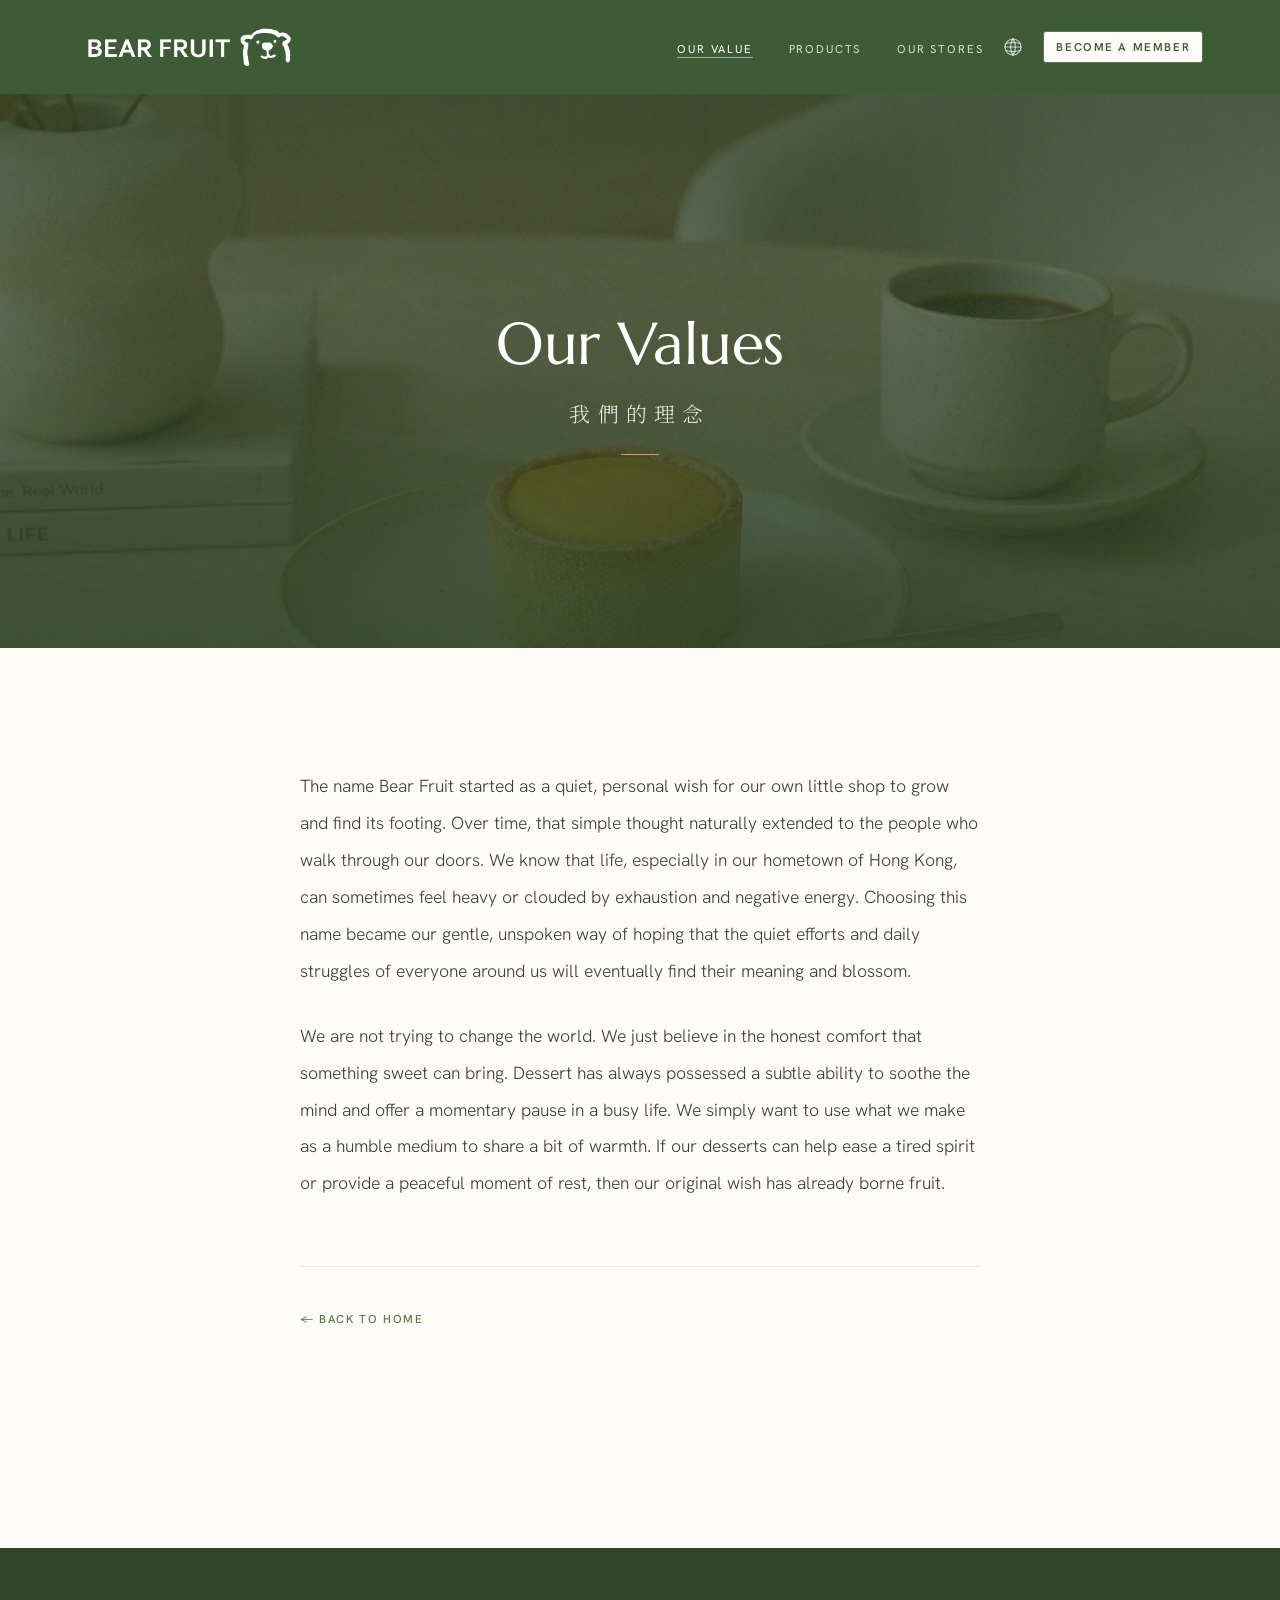
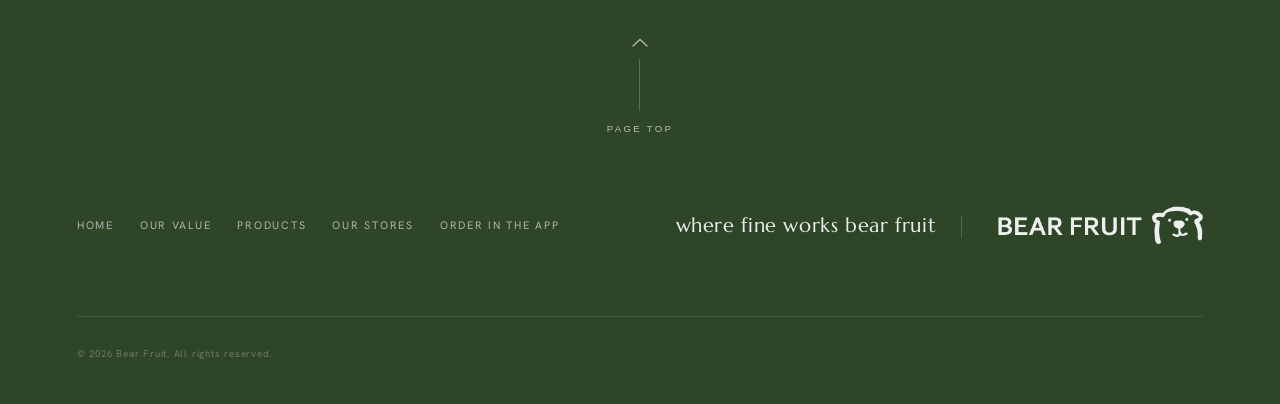
<file: about.html>
<!DOCTYPE html>
<html lang="en">
<head>
  <meta charset="UTF-8">
  <meta name="viewport" content="width=device-width, initial-scale=1.0">
  <title>Our Story — Bear Fruit 結菓</title>
  <meta name="description" content="The story behind Bear Fruit 結菓 — why we started, what we believe in, and what the name means to us.">
  <link rel="canonical" href="https://hkbearfruit.com/about.html">

  <!-- Favicon (inline SVG — brand green with 結) -->
  <link rel="icon" type="image/png" href="images/favicon.png">
  <link rel="icon" type="image/png" href="images/favicon-dark.png" media="(prefers-color-scheme: dark)">
  <link rel="apple-touch-icon" href="images/apple-touch-icon.png">
  <meta name="theme-color" content="#3D5C35">

  <!-- Fonts — Marcellus (display serif) · Hanken Grotesk (body) · Noto Serif TC (CJK) -->
  <link rel="preconnect" href="https://fonts.googleapis.com">
  <link rel="preconnect" href="https://fonts.gstatic.com" crossorigin>
  <link rel="stylesheet"
        href="https://fonts.googleapis.com/css2?family=Hanken+Grotesk:wght@300;400;500;600&family=Marcellus&family=Noto+Serif+TC:wght@300;400;500;600&display=swap">

  <noscript>
    <style>.reveal, .img-reveal { opacity: 1 !important; transform: none !important; clip-path: none !important; }</style>
  </noscript>

  <!-- Open Graph / social sharing -->
  <meta property="og:type" content="article">
  <meta property="og:title" content="Our Story — Bear Fruit 結菓">
  <meta property="og:description" content="Why we started, what we believe in, and what the name Bear Fruit means to us.">
  <meta property="og:url" content="https://hkbearfruit.com/about.html">
  <meta property="og:image" content="https://hkbearfruit.com/images/og-cover.jpg">
  <meta property="og:image:width" content="1200">
  <meta property="og:image:height" content="630">
  <meta property="og:locale" content="en_HK">
  <meta property="og:locale:alternate" content="zh_HK">
  <meta name="twitter:card" content="summary_large_image">

  <!-- Set lang before first paint to prevent font FOUC in TC mode -->
  <script>if(localStorage.getItem('bf-lang')==='tc')document.documentElement.lang='zh-HK';</script>

  <style>
    /* ── Reset ─────────────────────────────────────────────── */
    *, *::before, *::after { box-sizing: border-box; margin: 0; padding: 0; }
    html { scroll-behavior: smooth; font-size: 16px; }
    body {
      font-family: var(--sans);
      color: var(--ink);
      background: var(--cream-50);
      overflow-x: hidden;
      -webkit-font-smoothing: antialiased;
    }
    img { display: block; max-width: 100%; }
    a { text-decoration: none; color: inherit; }
    ul { list-style: none; }
    button { background: none; border: none; cursor: pointer; padding: 0; }

    /* ── Tokens ─────────────────────────────────────────────── */
    :root {
      --green-dk:  #2E4528;
      --green-md:  #3D5C35;
      --green-pr:  #567A4D;

      --cream-50:  #FEFCF8;
      --cream-100: #FAF6EF;
      --cream-200: #F0E9DC;

      --gold:      #C9A46B;

      --ink:       #1A1A18;
      --ink-mid:   #3D3D3A;
      --ink-muted: #6B6B64;

      /* Display serif — Latin in Marcellus; CJK falls back to Noto Serif TC */
      --serif: 'Marcellus', 'Noto Serif TC', 'Times New Roman', serif;
      /* Body — humanist grotesque; CJK glyphs fall back to the Chinese serif */
      --sans: 'Hanken Grotesk', 'Helvetica Neue', Arial, 'Noto Serif TC', sans-serif;
      /* Chinese serif — correct Traditional-Chinese coverage for Hong Kong */
      --cjk:  'Noto Serif TC', serif;

      --ease: cubic-bezier(0.4, 0, 0.2, 1);
      --pad-page: clamp(24px, 6vw, 80px);
    }

    /* In TC mode, body copy renders in the Chinese serif */
    html[lang="zh-HK"] { --sans: 'Noto Serif TC', 'Hanken Grotesk', sans-serif; }

    /* Default: hide TC blocks (JS applies the correct one on load) */
    .lang-tc { display: none; }

    /* ── Scroll reveal ──────────────────────────────────────── */
    .reveal {
      opacity: 0;
      transform: translateY(22px);
      transition: opacity 0.85s var(--ease), transform 0.85s var(--ease);
    }
    .reveal.in { opacity: 1; transform: translateY(0); }
    .d1 { transition-delay: 0.12s; }
    .d2 { transition-delay: 0.24s; }
    .d3 { transition-delay: 0.36s; }

    /* ════════════════════════════════════════════════════════
       NAV
    ════════════════════════════════════════════════════════ */
    .nav {
      position: fixed;
      inset: 0 0 auto 0;
      z-index: 200;
      display: flex;
      align-items: center;
      justify-content: space-between;
      padding: 28px var(--pad-page);
      background: var(--green-md);
      transition: padding 0.45s var(--ease), box-shadow 0.45s var(--ease);
    }
    .nav.scrolled {
      padding-top: 12px;
      padding-bottom: 12px;
      box-shadow: 0 2px 24px rgba(0,0,0,0.18);
    }

    .nav__logo {
      height: 38px;
      width: auto;
      filter: brightness(0) invert(1);
      transform-origin: left center;  /* logo is flush left — hold that edge */
      transition: transform 0.45s var(--ease);
    }
    /* 30 / 38 — the same 30px as before, reached by scaling rather than by
       resizing the box: animating the logo's height resamples the bitmap on
       every frame. The box stays 38px, so .nav.scrolled trims its own padding
       to 12px to keep the scrolled bar at 62px. */
    .nav.scrolled .nav__logo { transform: scale(0.7895); }

    .nav__links {
      display: flex;
      align-items: center;
      gap: 36px;
    }
    .nav__links a {
      font-size: 0.71rem;
      font-weight: 400;
      letter-spacing: 0.16em;
      text-transform: uppercase;
      color: rgba(255,255,255,0.80);
      transition: color 0.2s;
    }
    .nav__links a:hover { color: #fff; }
    .nav__links a[aria-current="page"] {
      color: #fff;
      border-bottom: 1px solid rgba(255,255,255,0.5);
      padding-bottom: 1px;
    }

    .nav__right {
      display: flex;
      align-items: center;
      gap: 16px;
    }

    .lang-toggle {
      display: flex;
      align-items: center;
      justify-content: center;
      color: rgba(255,255,255,0.70);
      padding: 4px;
      transition: color 0.2s;
      line-height: 0;
    }
    .lang-toggle:hover { color: #fff; }
    .lang-toggle svg { display: block; }

    .nav__order {
      font-size: 0.71rem;
      font-weight: 600;
      letter-spacing: 0.14em;
      text-transform: uppercase;
      color: var(--green-md);
      background-color: var(--cream-50);
      padding: 8px 12px;
      border: 1px solid var(--green-pr);
      border-radius: 3px;
      white-space: nowrap;
      transition: background-color 0.2s;
    }
    .nav__order:hover { background-color: var(--cream-100); }

    /* ── Mobile menu (hamburger + overlay) ──────────────────── */
    .nav__burger {
      display: none;
      flex-direction: column;
      justify-content: center;
      gap: 5px;
      width: 28px;
      height: 28px;
      z-index: 320;
    }
    .nav__burger span {
      display: block;
      width: 100%;
      height: 2px;
      background: #fff;
      border-radius: 2px;
      transition: transform 0.35s var(--ease), opacity 0.2s var(--ease);
    }
    .nav__burger.open span:nth-child(1) { transform: translateY(7px) rotate(45deg); }
    .nav__burger.open span:nth-child(2) { opacity: 0; }
    .nav__burger.open span:nth-child(3) { transform: translateY(-7px) rotate(-45deg); }

    .mobile-menu {
      position: fixed;
      inset: 0;
      z-index: 190; /* below .nav (200) so the burger/toggle stay clickable */
      background: var(--green-dk);
      display: flex;
      flex-direction: column;
      align-items: center;
      justify-content: center;
      gap: 30px;
      opacity: 0;
      visibility: hidden;
      transform: translateY(-10px);
      transition: opacity 0.4s var(--ease), transform 0.4s var(--ease), visibility 0.4s;
    }
    .mobile-menu.open { opacity: 1; visibility: visible; transform: translateY(0); }
    .mobile-menu a {
      font-size: 1.05rem;
      letter-spacing: 0.18em;
      text-transform: uppercase;
      color: rgba(255,255,255,0.85);
      transition: color 0.2s;
    }
    .mobile-menu a:hover { color: #fff; }
    .mobile-menu__order {
      margin-top: 6px;
      border: 1px solid rgba(255,255,255,0.5);
      padding: 13px 34px;
      color: #fff !important;
    }
    body.menu-open { overflow: hidden; }
    body.menu-open .nav__order { opacity: 0; pointer-events: none; }

    /* ════════════════════════════════════════════════════════
       PAGE HEADER — FULL SCREEN
    ════════════════════════════════════════════════════════ */
    .page-header {
      position: relative;
      background: var(--green-dk);   /* holds the colour until the photo decodes */
      height: 72svh;
      min-height: 460px;
      padding: 0 var(--pad-page);
      padding-top: clamp(80px, 10vw, 120px); /* offset for fixed nav */
      display: flex;
      flex-direction: column;
      align-items: center;
      justify-content: center;
      text-align: center;
      overflow: hidden;
    }
    .page-header__media {
      position: absolute;
      inset: 0;
      width: 100%;
      height: 100%;
      object-fit: cover;
      object-position: center 62%;   /* keep the flan and the table in frame */
    }
    /* Green wash: the photo reads as atmosphere, the title stays legible on it.
       Lightest at 42% height, which is where the title sits — measured against
       the brightest part of the photo, white lands at 5.3:1 there. */
    .page-header__scrim {
      position: absolute;
      inset: 0;
      background: linear-gradient(
        to bottom,
        rgba(46, 69, 40, 0.80) 0%,
        rgba(46, 69, 40, 0.68) 42%,
        rgba(46, 69, 40, 0.74) 66%,
        rgba(46, 69, 40, 0.88) 100%
      );
    }
    .page-header__inner {
      position: relative;   /* lifts the copy above media + scrim */
      display: flex;
      flex-direction: column;
      align-items: center;
      gap: 18px;
    }
    .page-header__title {
      font-family: var(--serif);
      font-size: clamp(2.3rem, 4.8vw, 3.7rem);
      font-weight: 400;
      letter-spacing: -0.005em;
      color: #fff;
      line-height: 1.05;
    }
    .page-header__cjk {
      font-family: var(--cjk);
      font-size: clamp(1rem, 2vw, 1.3rem);
      font-weight: 300;
      letter-spacing: 0.35em;
      color: rgba(255,255,255,0.9);   /* 0.55 measured 4.43:1 — under AA at this size */
      margin-top: 4px;
    }
    .page-header__rule {
      width: 38px;
      height: 1px;
      background: var(--gold);
      margin-top: 8px;
    }

    /* ════════════════════════════════════════════════════════
       STORY CONTENT
    ════════════════════════════════════════════════════════ */
    .story {
      background: var(--cream-50);
      min-height: 100svh;
      padding: clamp(80px, 10vw, 120px) var(--pad-page);
      display: flex;
      align-items: flex-start;
      justify-content: center;
    }
    .story__inner {
      width: 100%;
      max-width: 680px;
      display: flex;
      flex-direction: column;
      gap: 0;
    }

    .story__p {
      font-size: clamp(1rem, 1.4vw, 1.1rem);
      font-weight: 300;
      line-height: 2.1;
      color: var(--ink-mid);
    }
    .story__p + .story__p { margin-top: 28px; }

    .story__p-tc {
      font-family: var(--cjk);
      font-size: clamp(0.92rem, 1.3vw, 1rem);
      font-weight: 300;
      line-height: 2.3;
      color: var(--ink-mid);
    }
    .story__p-tc + .story__p-tc { margin-top: 28px; }

    .story__back {
      margin-top: 64px;
      padding-top: 40px;
      border-top: 1px solid var(--cream-200);
    }
    .back-link {
      display: inline-flex;
      align-items: center;
      gap: 10px;
      font-size: 0.72rem;
      font-weight: 500;
      letter-spacing: 0.14em;
      text-transform: uppercase;
      color: var(--green-pr);
      transition: gap 0.25s var(--ease);
    }
    .back-link:hover { gap: 18px; }

    /* ════════════════════════════════════════════════════════
       FOOTER
    ════════════════════════════════════════════════════════ */
    .footer {
      background: var(--green-dk);
      color: #fff;
      padding: clamp(52px, 7vw, 96px) var(--pad-page) clamp(30px, 3.5vw, 44px);
      display: flex;
      flex-direction: column;
      align-items: center;
      gap: clamp(40px, 6vw, 72px);
    }
    .footer__pagetop { display: inline-flex; flex-direction: column; align-items: center; gap: 12px; color: rgba(255,255,255,0.65); transition: color 0.25s var(--ease); }
    .footer__pagetop:hover { color: #fff; }
    .footer__pagetop-arrow { display: block; transition: transform 0.3s var(--ease); }
    .footer__pagetop:hover .footer__pagetop-arrow { transform: translateY(-4px); }
    .footer__pagetop-line { position: relative; width: 1px; height: 52px; background: rgba(255,255,255,0.22); overflow: hidden; }
    .footer__pagetop-line::after { content: ''; position: absolute; inset: 0; background: rgba(255,255,255,0.85); transform: translateY(100%); animation: pagetop 2.4s var(--ease) infinite; }
    @keyframes pagetop { 0% { transform: translateY(100%); } 55% { transform: translateY(-100%); } 100% { transform: translateY(-100%); } }
    .footer__pagetop-text { font-size: 0.6rem; font-weight: 500; letter-spacing: 0.24em; text-transform: uppercase; }
    .footer__bar { width: 100%; display: flex; align-items: center; justify-content: space-between; gap: 26px 48px; flex-wrap: wrap; }
    .footer__nav { display: flex; flex-wrap: wrap; gap: 12px 26px; }
    .footer__nav a { font-size: 0.68rem; letter-spacing: 0.16em; text-transform: uppercase; color: rgba(255,255,255,0.6); transition: color 0.2s; }
    .footer__nav a:hover { color: #fff; }
    .footer__brand { display: flex; align-items: center; gap: clamp(16px, 1.8vw, 26px); }
    .footer__motto { font-family: var(--serif); font-size: clamp(1.05rem, 1.6vw, 1.3rem); font-weight: 400; letter-spacing: 0.03em; color: rgba(255,255,255,0.9); white-space: nowrap; }
    .footer__sep { color: rgba(255,255,255,0.28); font-weight: 200; font-size: 1.3em; }
    .footer__logo-link { flex-shrink: 0; line-height: 0; }
    .footer__logo { height: clamp(30px, 3vw, 44px); width: auto; filter: brightness(0) invert(1); opacity: 0.92; transition: opacity 0.2s; }
    .footer__logo-link:hover .footer__logo { opacity: 1; }
    .footer__copy { width: 100%; font-size: 0.61rem; letter-spacing: 0.08em; color: rgba(255,255,255,0.3); border-top: 1px solid rgba(255,255,255,0.12); padding-top: clamp(20px, 2.5vw, 30px); }
    @media (max-width: 720px) {
      .footer__bar { flex-direction: column; align-items: center; text-align: center; gap: 32px; }
      .footer__nav { justify-content: center; }
      .footer__brand { flex-direction: column; gap: 18px; }
      .footer__sep { display: none; }
      .footer__copy { text-align: center; }
    }

    /* ════════════════════════════════════════════════════════
       RESPONSIVE
    ════════════════════════════════════════════════════════ */
    @media (max-width: 920px) {
      .nav__links { display: none; }
      .nav__burger { display: flex; }
    }
    @media (max-width: 420px) {
      .nav__order { padding-inline: 7px; }
    }
    @media (max-width: 600px) {
      .nav { padding: 18px 20px; }
      .nav__right { gap: clamp(8px, 2.5vw, 14px); }
      .nav__order { font-size: 0.7rem; }
      .nav__logo { height: 26px; }
      /* Below 600px the 28px burger — not the logo — sets the row height, so
         the bar keeps its original 16px and only the logo scales. 24 / 26. */
      .nav.scrolled { padding-top: 16px; padding-bottom: 16px; }
      .nav.scrolled .nav__logo { transform: scale(0.9231); }
    }

    /* ── Keyboard focus (accessibility) ─────────────────────── */
    a:focus-visible,
    button:focus-visible {
      outline: 2px solid var(--gold);
      outline-offset: 3px;
      border-radius: 2px;
    }

    /* ── Reduced motion (accessibility) ─────────────────────── */
    @media (prefers-reduced-motion: reduce) {
      html { scroll-behavior: auto; }
      .reveal { transition-duration: 0.001s; }
      .footer__pagetop-line::after { animation: none; opacity: 0; }
    }
  </style>
</head>
<body>

  <!-- ══════════════════════════════════════════
       NAV
  ══════════════════════════════════════════ -->
  <nav class="nav" id="nav" aria-label="Main navigation">
    <a href="index.html#home" class="nav__logo-link" aria-label="Bear Fruit — home">
      <img class="nav__logo" src="images/Horizontal - Bear Fruit (white).png" alt="Bear Fruit 結菓">
    </a>

    <div class="nav__right">
      <ul class="nav__links" role="list">
        <li><a href="about.html"         data-en="Our Value" data-tc="品牌理念" aria-current="page">Our Value</a></li>
        <li><a href="products.html"      data-en="Products"  data-tc="產品">Products</a></li>
        <li><a href="stores.html" data-en="Our Stores" data-tc="門市位置">Our Stores</a></li>
      </ul>

      <button class="lang-toggle" id="langToggle" aria-label="Switch language">
        <svg xmlns="http://www.w3.org/2000/svg" width="20" height="20" viewBox="0 0 20 20"
             fill="none" stroke="currentColor" stroke-width="1.2" stroke-linecap="round">
          <circle cx="10" cy="10" r="8"/>
          <path d="M10 2 C7 5.5 7 14.5 10 18"/>
          <path d="M10 2 C13 5.5 13 14.5 10 18"/>
          <line x1="2" y1="10" x2="18" y2="10"/>
          <path d="M3 6.5 Q10 4.5 17 6.5"/>
          <path d="M3 13.5 Q10 15.5 17 13.5"/>
        </svg>
      </button>

      <a href="join.html" class="nav__order" data-en="Become a Member" data-tc="加入會員">Become a Member</a>

      <button class="nav__burger" id="navBurger" aria-label="Open menu"
              aria-expanded="false" aria-controls="mobileMenu">
        <span></span><span></span><span></span>
      </button>
    </div>
  </nav>

  <!-- Mobile overlay menu -->
  <div class="mobile-menu" id="mobileMenu" aria-hidden="true">
    <a href="about.html"         data-en="Our Value" data-tc="品牌理念">Our Value</a>
    <a href="products.html"      data-en="Products"  data-tc="產品">Products</a>
    <a href="stores.html" data-en="Our Stores" data-tc="門市位置">Our Stores</a>
    <a href="join.html" class="mobile-menu__order" data-en="Become a Member" data-tc="加入會員">Become a Member</a>
  </div>


  <!-- ══════════════════════════════════════════
       PAGE HEADER — FULL SCREEN
  ══════════════════════════════════════════ -->
  <header class="page-header">
    <img class="page-header__media" src="images/about-header.webp"
         alt="A vanilla pecan flan and a cup of coffee on a quiet table in the shop"
         fetchpriority="high" decoding="async" onerror="this.remove()">
    <div class="page-header__scrim" aria-hidden="true"></div>
    <div class="page-header__inner">
      <h1 class="page-header__title reveal">
        <span class="lang-en">Our Values</span>
        <span class="lang-tc">品牌理念</span>
      </h1>
      <p class="page-header__cjk reveal d1">我們的理念</p>
      <div class="page-header__rule reveal d2"></div>
    </div>
  </header>


  <!-- ══════════════════════════════════════════
       STORY CONTENT
  ══════════════════════════════════════════ -->
  <main class="story" aria-label="Brand story">
    <div class="story__inner">

      <!-- English story block -->
      <div class="lang-en">
        <p class="story__p reveal d1">
          The name Bear Fruit started as a quiet, personal wish for our own little shop to grow and find its footing. Over time, that simple thought naturally extended to the people who walk through our doors. We know that life, especially in our hometown of Hong Kong, can sometimes feel heavy or clouded by exhaustion and negative energy. Choosing this name became our gentle, unspoken way of hoping that the quiet efforts and daily struggles of everyone around us will eventually find their meaning and blossom.
        </p>
        <p class="story__p reveal d2">
          We are not trying to change the world. We just believe in the honest comfort that something sweet can bring. Dessert has always possessed a subtle ability to soothe the mind and offer a momentary pause in a busy life. We simply want to use what we make as a humble medium to share a bit of warmth. If our desserts can help ease a tired spirit or provide a peaceful moment of rest, then our original wish has already borne fruit.
        </p>
      </div>

      <!-- Traditional Chinese story block -->
      <div class="lang-tc">
        <p class="story__p-tc reveal d1">
          「Bear Fruit」這個名字，最初只是我們對這間小店的一個期盼——願它能慢慢扎根、順利長大。隨著時間流逝，這份單純的心意，也想漸漸地傳遞到每一個到訪的你。
        </p>
        <p class="story__p-tc reveal d2">
          在香港這個追求快速通關的地方，有時候認真生活已經令人沉重得非常疲憊。選擇這個名字，是我們希望給大家一個溫柔的祝福：希望身旁每個默默努力人，在日常裡掙扎與堅持期，最終都能找到屬於它們的意義，結出屬於自己的碩果。
        </p>
        <p class="story__p-tc reveal d3">
          我們從未想過要改變世界，只是深信一份甜意能帶來最純粹的撫慰。甜點總是有一種微妙的力量，能撫平焦慮的心。我們只是想藉由手作的滋味，親手為你遞出一絲溫暖。如果我們的甜點，能為你疲憊的精神帶來一刻的慰藉，哪怕只是帶來一瞬心安，那當初許下的心願，就已算得上開花結果。
        </p>
      </div>

      <!-- Back to home -->
      <div class="story__back reveal">
        <a href="index.html" class="back-link" data-en="← Back to Home" data-tc="← 返回主頁">← Back to Home</a>
      </div>

    </div>
  </main>


  <!-- ══════════════════════════════════════════
       FOOTER
  ══════════════════════════════════════════ -->
  <footer class="footer" id="footer" aria-label="Site footer">
    <button class="footer__pagetop" id="toTop" aria-label="Scroll to top">
      <svg class="footer__pagetop-arrow" width="16" height="9" viewBox="0 0 16 9" fill="none"
           stroke="currentColor" stroke-width="1.3" stroke-linecap="round" stroke-linejoin="round">
        <path d="M1 8 L8 1.5 L15 8"/>
      </svg>
      <span class="footer__pagetop-line"></span>
      <span class="footer__pagetop-text">Page Top</span>
    </button>

    <div class="footer__bar">
      <nav class="footer__nav" aria-label="Footer navigation">
        <a href="index.html"         data-en="Home"       data-tc="主頁">Home</a>
        <a href="about.html"         data-en="Our Value"  data-tc="品牌理念">Our Value</a>
        <a href="products.html"      data-en="Products"   data-tc="產品">Products</a>
        <a href="stores.html" data-en="Our Stores" data-tc="門市位置">Our Stores</a>
        <a href="https://bear-fruit-order-kiosk.web.app/join.html#order" data-app-download data-en="Order in the app" data-tc="使用會員 App 訂購" target="_blank" rel="noopener noreferrer">Order in the app</a>
      </nav>

      <div class="footer__brand">
        <p class="footer__motto">
          <span class="lang-en">where fine works bear fruit</span>
          <span class="lang-tc">慢工細作　終成碩果</span>
        </p>
        <span class="footer__sep" aria-hidden="true">|</span>
        <a href="index.html#home" class="footer__logo-link" aria-label="Bear Fruit — home">
          <img class="footer__logo" src="images/Horizontal - Bear Fruit (white).png" alt="Bear Fruit 結菓">
        </a>
      </div>
    </div>

    <p class="footer__copy">
      <span class="lang-en">&copy; 2026 Bear Fruit. All rights reserved.</span>
      <span class="lang-tc">&copy; 2026 結菓。版權所有。</span>
    </p>
  </footer>


  <script>
    /* ── Language toggle ──────────────────────────────────────── */
    const LANG_KEY = 'bf-lang';
    let isInitialLoad = true;

    function setLang(lang) {
      document.documentElement.lang = lang === 'tc' ? 'zh-HK' : 'en';
      document.title = lang === 'tc'
        ? '品牌理念 — Bear Fruit 結菓'
        : 'Our Values — Bear Fruit 結菓';

      document.querySelectorAll('[data-en][data-tc]').forEach(el => {
        el.textContent = lang === 'en' ? el.dataset.en : el.dataset.tc;
        if (el.hasAttribute('data-app-download')) el.search = '?bflang=' + lang;
      });

      document.querySelectorAll('.lang-en').forEach(el => {
        el.style.display = lang === 'en' ? '' : 'none';
      });
      document.querySelectorAll('.lang-tc').forEach(el => {
        el.style.display = lang === 'tc' ? 'revert' : 'none';
      });

      // On language switch, immediately reveal elements in the newly shown block
      // (skipped on initial load so the scroll-reveal animation still works)
      if (!isInitialLoad) {
        const sel = lang === 'en' ? '.lang-en .reveal' : '.lang-tc .reveal';
        document.querySelectorAll(sel).forEach(el => el.classList.add('in'));
      }

      localStorage.setItem(LANG_KEY, lang);
    }

    setLang(localStorage.getItem(LANG_KEY) || 'en');
    isInitialLoad = false;

    document.getElementById('langToggle').addEventListener('click', () => {
      setLang(localStorage.getItem(LANG_KEY) === 'tc' ? 'en' : 'tc');
    });

    /* ── Nav scroll state ─────────────────────────────────────── */
    const nav = document.getElementById('nav');
    window.addEventListener('scroll', () => {
      nav.classList.toggle('scrolled', window.scrollY > 60);
    }, { passive: true });

    /* ── Mobile menu ──────────────────────────────────────────── */
    const burger = document.getElementById('navBurger');
    const mobileMenu = document.getElementById('mobileMenu');
    if (burger && mobileMenu) {
      const toggleMenu = open => {
        burger.classList.toggle('open', open);
        mobileMenu.classList.toggle('open', open);
        burger.setAttribute('aria-expanded', String(open));
        mobileMenu.setAttribute('aria-hidden', String(!open));
        burger.setAttribute('aria-label', open ? 'Close menu' : 'Open menu');
        document.body.classList.toggle('menu-open', open);
      };
      burger.addEventListener('click', () =>
        toggleMenu(!mobileMenu.classList.contains('open')));
      mobileMenu.querySelectorAll('a').forEach(a =>
        a.addEventListener('click', () => toggleMenu(false)));
      document.addEventListener('keydown', e => {
        if (e.key === 'Escape') toggleMenu(false);
      });
    }

    /* ── Scroll reveal ────────────────────────────────────────── */
    const revealEls = [...document.querySelectorAll('.reveal')];
    const observer = new IntersectionObserver(entries => {
      entries.forEach(e => {
        if (e.isIntersecting) { e.target.classList.add('in'); observer.unobserve(e.target); }
      });
    }, { threshold: 0.1 });
    revealEls.forEach(el => observer.observe(el));

    // The observer stays silent while the document is hidden (background tab,
    // restored session, prerender), and .reveal starts at opacity 0 — sweep so
    // the copy can't stay invisible.
    function sweepReveals() {
      revealEls.forEach(el => {
        if (el.classList.contains('in')) return;
        const r = el.getBoundingClientRect();
        if (r.top < innerHeight * 0.9 && r.bottom > 0) { el.classList.add('in'); observer.unobserve(el); }
      });
    }
    if (document.readyState === 'complete') sweepReveals();
    addEventListener('load', sweepReveals);
    document.addEventListener('visibilitychange', () => { if (!document.hidden) sweepReveals(); });

    /* ── Footer: scroll to top ─────────────────────────────────── */
    const toTop = document.getElementById('toTop');
    if (toTop) toTop.addEventListener('click', () => window.scrollTo({ top: 0, behavior: 'smooth' }));
  </script>

</body>
</html>
</file>
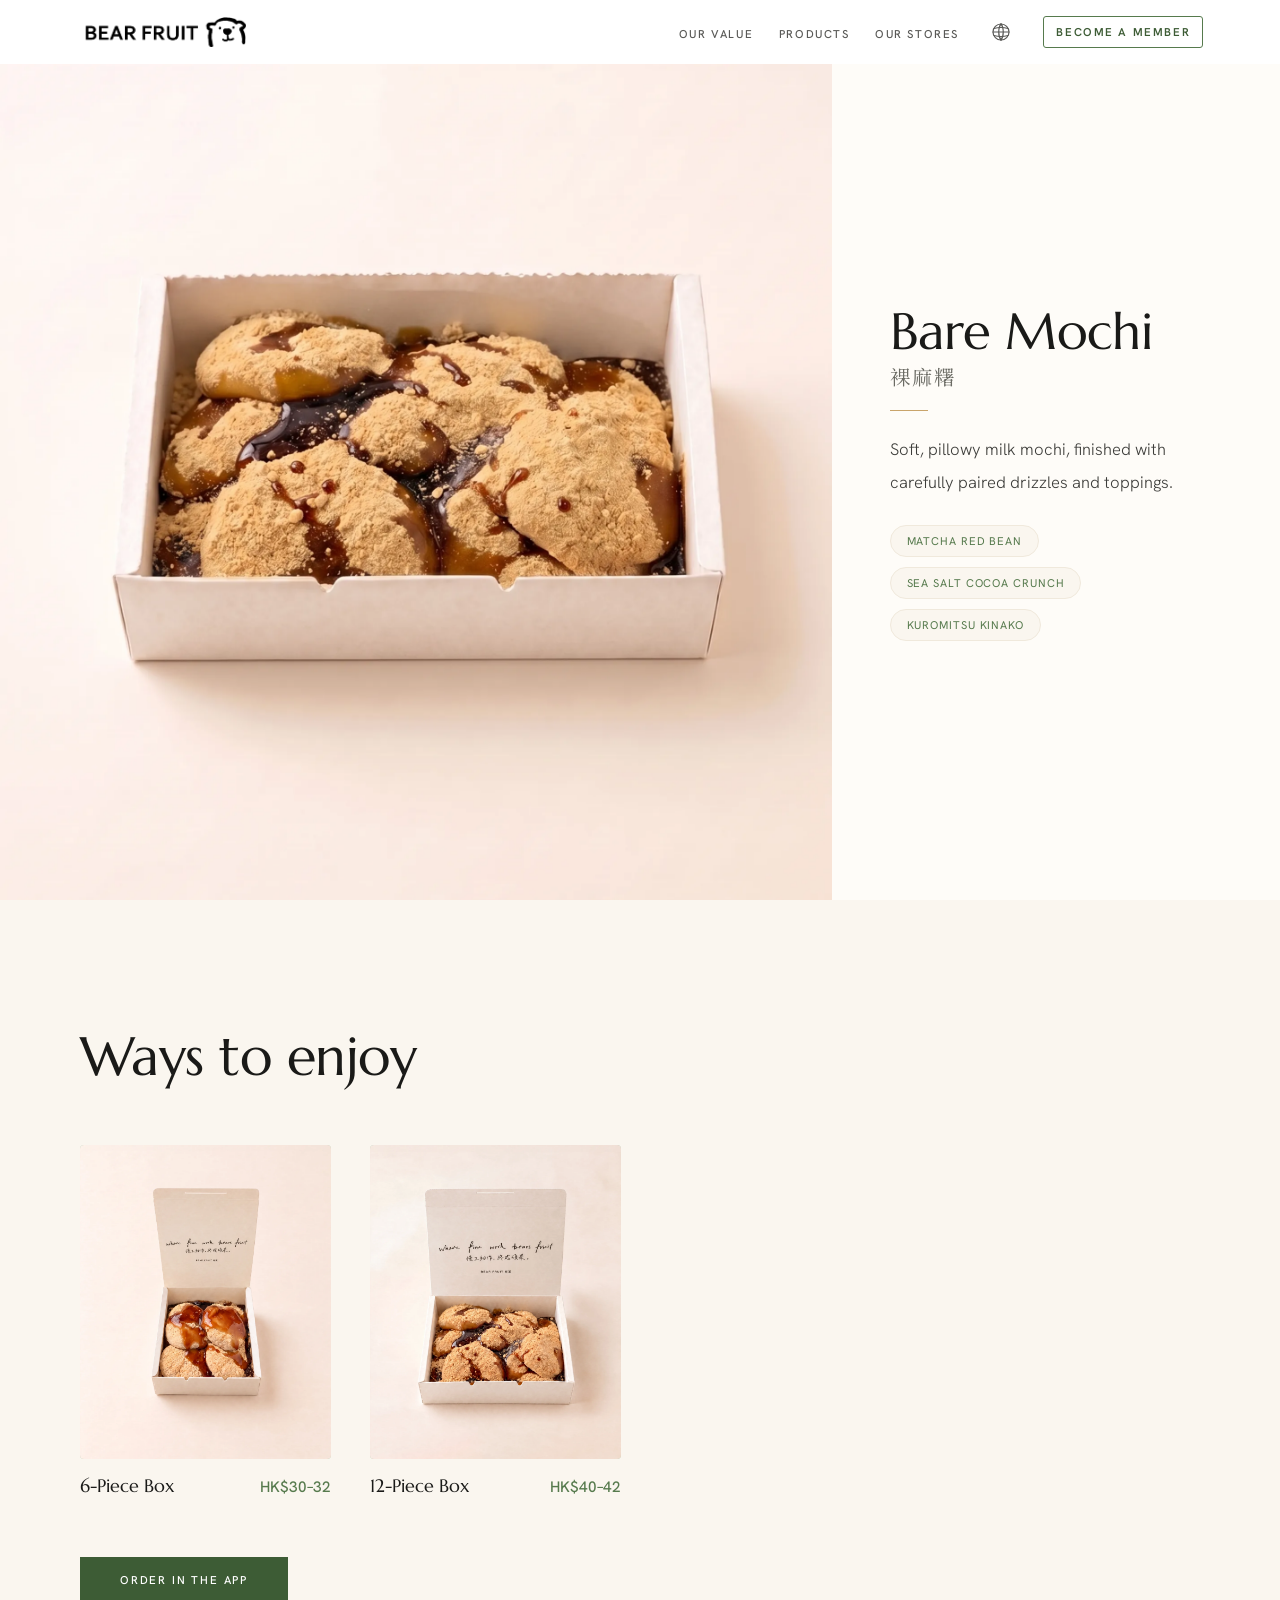
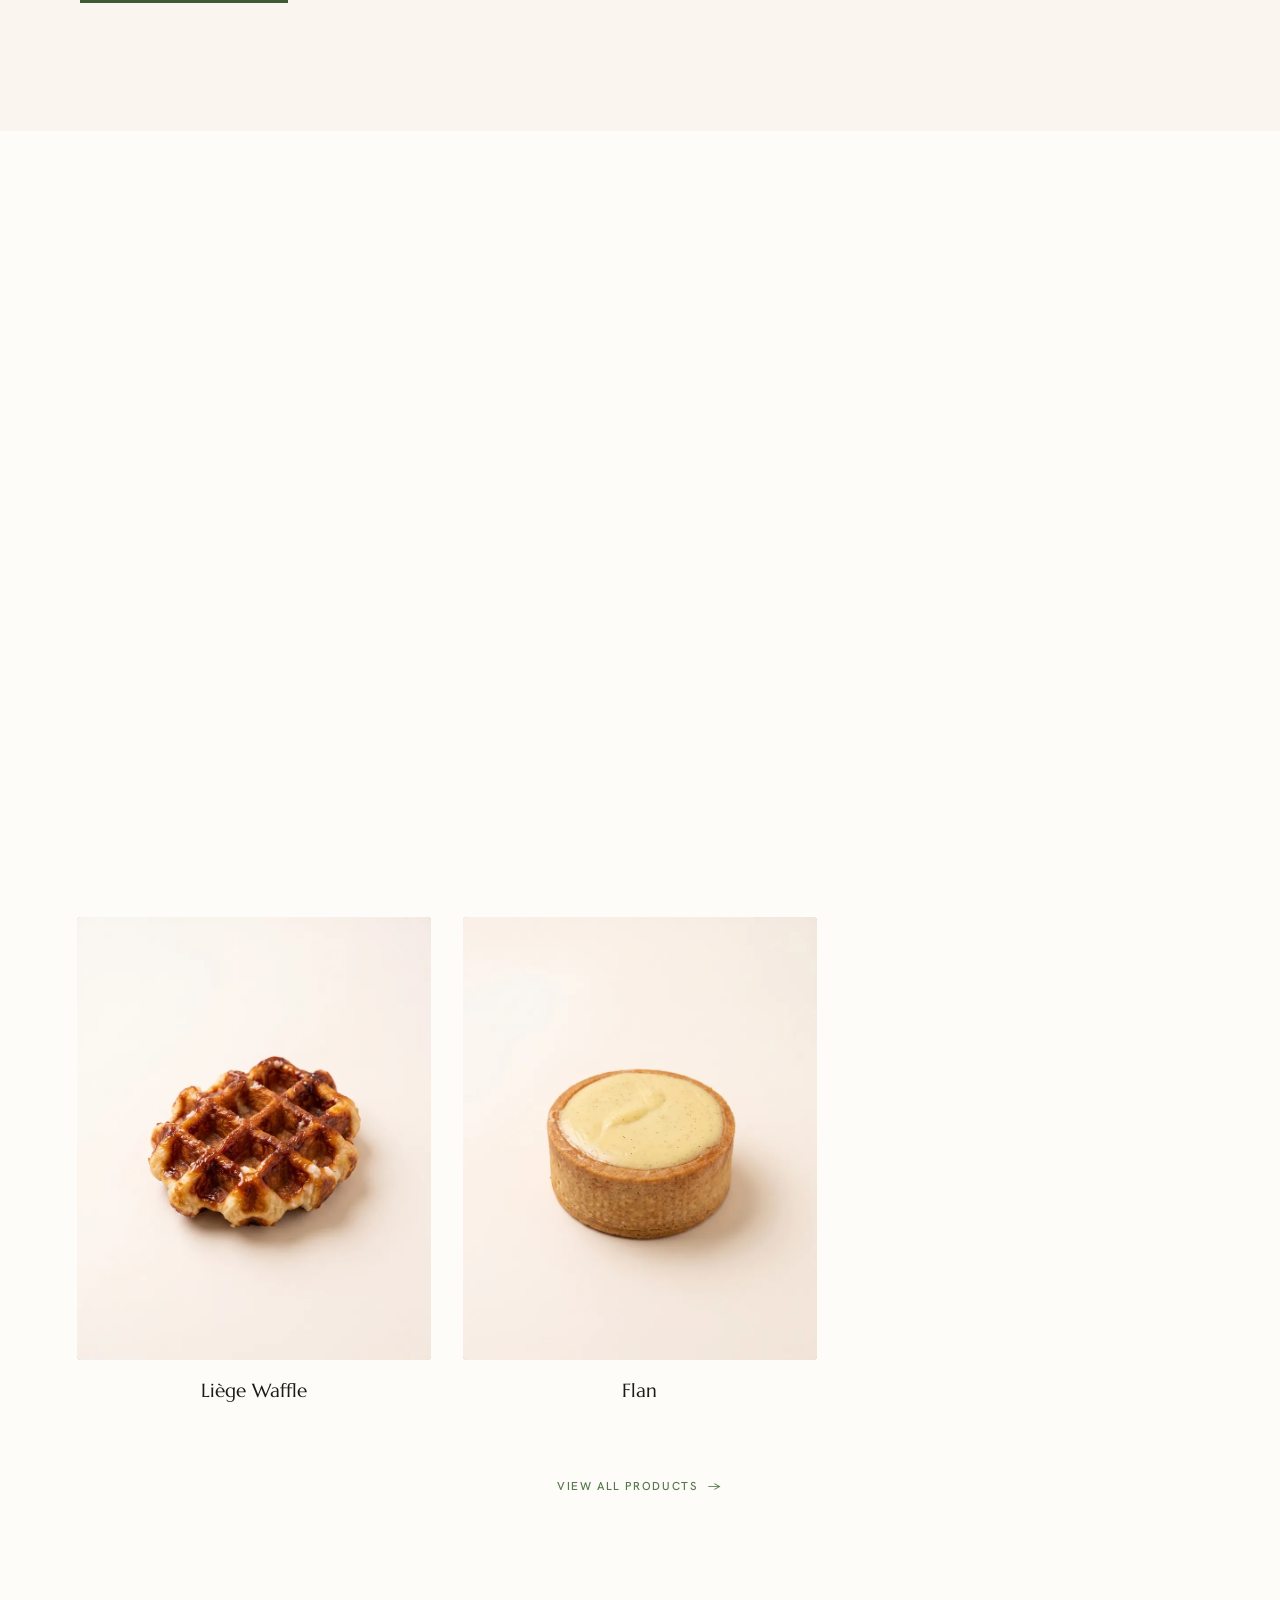
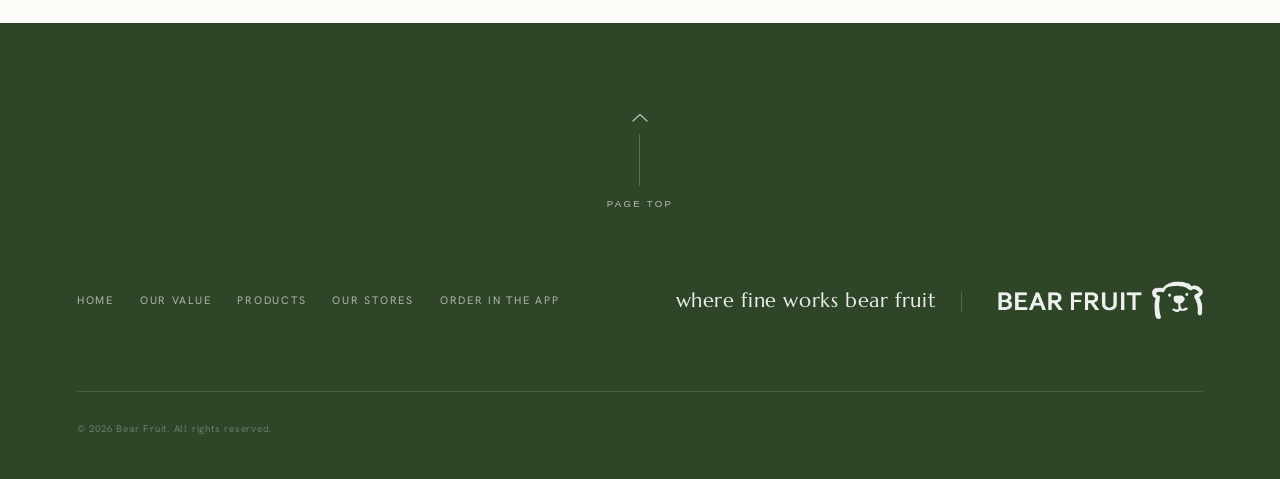
<file: bare-mochi.html>
<!DOCTYPE html>
<html lang="en">
<head>
  <meta charset="UTF-8">
  <meta name="viewport" content="width=device-width, initial-scale=1.0">
  <!-- GENERATED by .claude/tools/build-product-pages.mjs from the data in product.html.
       Edit product.html, then re-run the script — do not edit this file by hand. -->
  <title>Bare Mochi 裸麻糬 — Bear Fruit 結菓｜大圍圍方</title>
  <meta name="description" content="軟糯的牛奶麻糬，配以精心調配的淋醬與配料。 Soft, pillowy milk mochi, finished with carefully paired drizzles and toppings. Bear Fruit 結菓 · 大圍圍方 The Wai, Tai Wai.">
  <link rel="canonical" href="https://hkbearfruit.com/bare-mochi.html">
  <script>if(localStorage.getItem('bf-lang')==='tc')document.documentElement.lang='zh-HK';</script>
  <link rel="icon" type="image/png" href="images/favicon.png">
  <link rel="icon" type="image/png" href="images/favicon-dark.png" media="(prefers-color-scheme: dark)">
  <link rel="apple-touch-icon" href="images/apple-touch-icon.png">
  <meta name="theme-color" content="#3D5C35">
  <link rel="preconnect" href="https://fonts.googleapis.com">
  <link rel="preconnect" href="https://fonts.gstatic.com" crossorigin>
  <link rel="stylesheet"
        href="https://fonts.googleapis.com/css2?family=Hanken+Grotesk:wght@300;400;500;600&family=Marcellus&family=Noto+Serif+TC:wght@300;400;500;600&display=swap">
  <link rel="preload" as="image" href="images/products/bare-mochi/matcha-red-bean (12pcs) lid-off.webp" fetchpriority="high">

  <meta property="og:type" content="website">
  <meta property="og:title" content="Bare Mochi 裸麻糬 — Bear Fruit 結菓">
  <meta property="og:description" content="Soft, pillowy milk mochi, finished with carefully paired drizzles and toppings.">
  <meta property="og:url" content="https://hkbearfruit.com/bare-mochi.html">
  <meta property="og:image" content="https://hkbearfruit.com/images/og-cover.jpg">
  <meta property="og:image:width" content="1200">
  <meta property="og:image:height" content="630">
  <meta property="og:locale" content="en_HK">
  <meta property="og:locale:alternate" content="zh_HK">
  <meta name="twitter:card" content="summary_large_image">

  <noscript>
    <style>.reveal, .img-reveal { opacity: 1 !important; transform: none !important; clip-path: none !important; }</style>
  </noscript>
  <link rel="stylesheet" href="assets/site.css">

  <script type="application/ld+json">
  {
    "@context": "https://schema.org",
    "@type": "BreadcrumbList",
    "itemListElement": [
      {
        "@type": "ListItem",
        "position": 1,
        "name": "Bear Fruit 結菓",
        "item": "https://hkbearfruit.com/"
      },
      {
        "@type": "ListItem",
        "position": 2,
        "name": "Products 產品",
        "item": "https://hkbearfruit.com/products.html"
      },
      {
        "@type": "ListItem",
        "position": 3,
        "name": "Bare Mochi 裸麻糬",
        "item": "https://hkbearfruit.com/bare-mochi.html"
      }
    ]
  }
  </script>
</head>
<body>

  <nav class="nav" id="nav" aria-label="Main navigation">
    <a href="index.html#home" class="nav__logo-link" aria-label="Bear Fruit — home">
      <img class="nav__logo" src="images/Horizontal - Bear Fruit (white).png" alt="Bear Fruit 結菓">
    </a>
    <div class="nav__right">
      <ul class="nav__links" role="list">
        <li><a href="about.html"    data-en="Our Value" data-tc="品牌理念">Our Value</a></li>
        <li><a href="products.html" data-en="Products"  data-tc="產品">Products</a></li>
        <li><a href="stores.html" data-en="Our Stores" data-tc="門市位置">Our Stores</a></li>
      </ul>
      <button class="lang-toggle" id="langToggle" aria-label="Switch language">
        <svg xmlns="http://www.w3.org/2000/svg" width="20" height="20" viewBox="0 0 20 20"
             fill="none" stroke="currentColor" stroke-width="1.2" stroke-linecap="round">
          <circle cx="10" cy="10" r="8"/><path d="M10 2 C7 5.5 7 14.5 10 18"/><path d="M10 2 C13 5.5 13 14.5 10 18"/>
          <line x1="2" y1="10" x2="18" y2="10"/><path d="M3 6.5 Q10 4.5 17 6.5"/><path d="M3 13.5 Q10 15.5 17 13.5"/>
        </svg>
      </button>
      <a href="join.html" class="nav__order" data-en="Become a Member" data-tc="加入會員">Become a Member</a>
      <button class="nav__burger" id="navBurger" aria-label="Open menu" aria-expanded="false" aria-controls="mobileMenu">
        <span></span><span></span><span></span>
      </button>
    </div>
  </nav>

  <div class="mobile-menu" id="mobileMenu" aria-hidden="true">
    <a href="about.html"    data-en="Our Value" data-tc="品牌理念">Our Value</a>
    <a href="products.html" data-en="Products"  data-tc="產品">Products</a>
    <a href="stores.html" data-en="Our Stores" data-tc="門市位置">Our Stores</a>
    <a href="join.html" class="mobile-menu__order" data-en="Become a Member" data-tc="加入會員">Become a Member</a>
  </div>

  <!-- ══ HERO: photo + name + description ══ -->
  <section class="pd-hero" aria-label="Product">
    <div class="pd-hero__media" id="pdMedia" data-rotate>
      <div class="ph" aria-hidden="true"><span class="ph-label">Bare Mochi</span><span class="ph-spec">images/products/bare-mochi/</span></div>
      <img class="pd-hero__img is-active" src="images/products/bare-mochi/matcha-red-bean (12pcs) lid-off.webp" alt="Bare Mochi 裸麻糬 — Matcha Red Bean 抹茶蜜紅豆" loading="eager" fetchpriority="high" onerror="this.remove()">
      <img class="pd-hero__img" src="images/products/bare-mochi/sea-salt-cocoa-crunch (12pcs) lid-off.webp" alt="Bare Mochi 裸麻糬 — Sea Salt Cocoa Crunch 奶蓋濃可可" loading="eager" onerror="this.remove()">
      <img class="pd-hero__img" src="images/products/bare-mochi/kuromitsu-kinako (12pcs) lid-off.webp" alt="Bare Mochi 裸麻糬 — Kuromitsu Kinako 黑糖黃豆粉" loading="eager" onerror="this.remove()">
    </div>
    <div class="pd-hero__info">
      <h1 class="pd-name" id="pdName">Bare Mochi<span class="pd-name-cjk">裸麻糬</span></h1>
      <div class="rule"></div>
      <p class="pd-desc" id="pdDesc"><span class="lang-en">Soft, pillowy milk mochi, finished with carefully paired drizzles and toppings.</span><span class="lang-tc">軟糯的牛奶麻糬，配以精心調配的淋醬與配料。</span></p>
      <div class="pd-flavours" id="pdFlavours">
        <span class="pd-flavour"><span class="lang-en">Matcha Red Bean</span><span class="lang-tc">抹茶蜜紅豆</span></span>
        <span class="pd-flavour"><span class="lang-en">Sea Salt Cocoa Crunch</span><span class="lang-tc">奶蓋濃可可</span></span>
        <span class="pd-flavour"><span class="lang-en">Kuromitsu Kinako</span><span class="lang-tc">黑糖黃豆粉</span></span>
      </div>
    </div>
  </section>

  <!-- ══ PACKAGING (scroll down) ══ -->
  <section class="pd-pack" aria-label="Available packaging">
    <div class="pd-pack__inner">
      <div class="pd-pack__head">
        <h2 class="section-title reveal" data-en="Ways to enjoy" data-tc="購買選項">Ways to enjoy</h2>
      </div>
      <div class="pack-list reveal d1" id="pdPack">
        <div class="pack-item">
          <div class="pack-item__media pack-item__slideshow" data-rotate>
            <div class="ph" aria-hidden="true"><span class="ph-label">6-Piece Box</span></div><img class="is-active" src="images/products/bare-mochi/matcha-red-bean (6pcs).webp" alt="6-Piece Box" loading="lazy" onerror="this.remove()"><img src="images/products/bare-mochi/sea-salt-cocoa-crunch (6pcs).webp" alt="6-Piece Box" loading="lazy" onerror="this.remove()"><img src="images/products/bare-mochi/kuromitsu-kinako (6pcs).webp" alt="6-Piece Box" loading="lazy" onerror="this.remove()">
          </div>
          <div class="pack-item__row">
            <span class="pack-item__name"><span class="lang-en">6-Piece Box</span><span class="lang-tc">6 件裝</span></span>
            <span class="pack-item__price">HK$30–32</span>
          </div>
        </div>
        <div class="pack-item">
          <div class="pack-item__media pack-item__slideshow" data-rotate>
            <div class="ph" aria-hidden="true"><span class="ph-label">12-Piece Box</span></div><img class="is-active" src="images/products/bare-mochi/matcha-red-bean (12pcs).webp" alt="12-Piece Box" loading="lazy" onerror="this.remove()"><img src="images/products/bare-mochi/sea-salt-cocoa-crunch (12pcs).webp" alt="12-Piece Box" loading="lazy" onerror="this.remove()"><img src="images/products/bare-mochi/kuromitsu-kinako (12pcs).webp" alt="12-Piece Box" loading="lazy" onerror="this.remove()">
          </div>
          <div class="pack-item__row">
            <span class="pack-item__name"><span class="lang-en">12-Piece Box</span><span class="lang-tc">12 件裝</span></span>
            <span class="pack-item__price">HK$40–42</span>
          </div>
        </div>
      </div>
      <div class="reveal d2">
        <a href="https://bear-fruit-order-kiosk.web.app/join.html#order" data-app-download class="btn-solid"
           data-en="Order in the app" data-tc="使用會員 App 訂購" target="_blank" rel="noopener noreferrer">Order in the app</a>
      </div>
    </div>
  </section>

  <!-- ══ ALL PRODUCTS (scroll further down → back to catalogue) ══ -->
  <section class="pd-related" aria-label="All products">
    <div class="pd-related__head">
      <h2 class="section-title reveal" data-en="Explore all products" data-tc="探索所有產品">Explore all products</h2>
    </div>
    <div class="catalog__grid" id="pdAll">
      <a class="pcard reveal" href="bare-mochi.html">
        <div class="pcard__media">
          
          <div class="ph" aria-hidden="true"><span class="ph-label">Bare Mochi</span></div>
          <img class="pcard__img" src="images/products/cards/bare-mochi.webp" alt="Bare Mochi 裸麻糬" loading="lazy" onerror="this.remove()">
        </div>
        <div class="pcard__body"><h3 class="pcard__name"><span class="lang-en">Bare Mochi</span><span class="lang-tc">裸麻糬</span></h3></div>
      </a>
      <a class="pcard reveal" href="stuffed-mochi.html">
        <div class="pcard__media">
          
          <div class="ph" aria-hidden="true"><span class="ph-label">Stuffed Mochi</span></div>
          <img class="pcard__img" src="images/products/cards/stuffed-mochi.webp?v=20261028" alt="Stuffed Mochi 包餡麻糬" loading="lazy" onerror="this.remove()">
        </div>
        <div class="pcard__body"><h3 class="pcard__name"><span class="lang-en">Stuffed Mochi</span><span class="lang-tc">包餡麻糬</span></h3></div>
      </a>
      <a class="pcard reveal" href="custard-pudding.html">
        <div class="pcard__media">
          
          <div class="ph" aria-hidden="true"><span class="ph-label">Japanese Custard Pudding</span></div>
          <img class="pcard__img" src="images/products/cards/custard-pudding.webp" alt="Japanese Custard Pudding 日式布丁" loading="lazy" onerror="this.remove()">
        </div>
        <div class="pcard__body"><h3 class="pcard__name"><span class="lang-en">Japanese Custard Pudding</span><span class="lang-tc">日式布丁</span></h3></div>
      </a>
      <a class="pcard reveal" href="liege-waffle.html">
        <div class="pcard__media">
          
          <div class="ph" aria-hidden="true"><span class="ph-label">Liège Waffle</span></div>
          <img class="pcard__img" src="images/products/cards/liege-waffle.webp" alt="Liège Waffle 列日窩夫" loading="lazy" onerror="this.remove()">
        </div>
        <div class="pcard__body"><h3 class="pcard__name"><span class="lang-en">Liège Waffle</span><span class="lang-tc">列日窩夫</span></h3></div>
      </a>
      <a class="pcard reveal" href="flan.html">
        <div class="pcard__media">
          
          <div class="ph" aria-hidden="true"><span class="ph-label">Flan</span></div>
          <img class="pcard__img" src="images/products/cards/flan.webp" alt="Flan 法式吉士撻" loading="lazy" onerror="this.remove()">
        </div>
        <div class="pcard__body"><h3 class="pcard__name"><span class="lang-en">Flan</span><span class="lang-tc">法式吉士撻</span></h3></div>
      </a>
    </div>
    <div style="margin-top: clamp(40px,6vw,72px)">
      <a href="products.html" class="text-link">
        <span data-en="View All Products" data-tc="查看全部產品">View All Products</span>
        <span aria-hidden="true">→</span>
      </a>
    </div>
  </section>

  <!-- ══ FOOTER ══ -->
  <footer class="footer" id="footer" aria-label="Site footer">
    <button class="footer__pagetop" id="toTop" aria-label="Scroll to top">
      <svg class="footer__pagetop-arrow" width="16" height="9" viewBox="0 0 16 9" fill="none"
           stroke="currentColor" stroke-width="1.3" stroke-linecap="round" stroke-linejoin="round">
        <path d="M1 8 L8 1.5 L15 8"/>
      </svg>
      <span class="footer__pagetop-line"></span>
      <span class="footer__pagetop-text">Page Top</span>
    </button>

    <div class="footer__bar">
      <nav class="footer__nav" aria-label="Footer navigation">
        <a href="index.html"         data-en="Home"       data-tc="主頁">Home</a>
        <a href="about.html"         data-en="Our Value"  data-tc="品牌理念">Our Value</a>
        <a href="products.html"      data-en="Products"   data-tc="產品">Products</a>
        <a href="stores.html" data-en="Our Stores" data-tc="門市位置">Our Stores</a>
        <a href="https://bear-fruit-order-kiosk.web.app/join.html#order" data-app-download data-en="Order in the app" data-tc="使用會員 App 訂購" target="_blank" rel="noopener noreferrer">Order in the app</a>
      </nav>

      <div class="footer__brand">
        <p class="footer__motto">
          <span class="lang-en">where fine works bear fruit</span>
          <span class="lang-tc">慢工細作　終成碩果</span>
        </p>
        <span class="footer__sep" aria-hidden="true">|</span>
        <a href="index.html#home" class="footer__logo-link" aria-label="Bear Fruit — home">
          <img class="footer__logo" src="images/Horizontal - Bear Fruit (white).png" alt="Bear Fruit 結菓">
        </a>
      </div>
    </div>

    <p class="footer__copy">
      <span class="lang-en">&copy; 2026 Bear Fruit. All rights reserved.</span>
      <span class="lang-tc">&copy; 2026 結菓。版權所有。</span>
    </p>
  </footer>

  <script src="assets/site.js"></script>
</body>
</html>
</file>
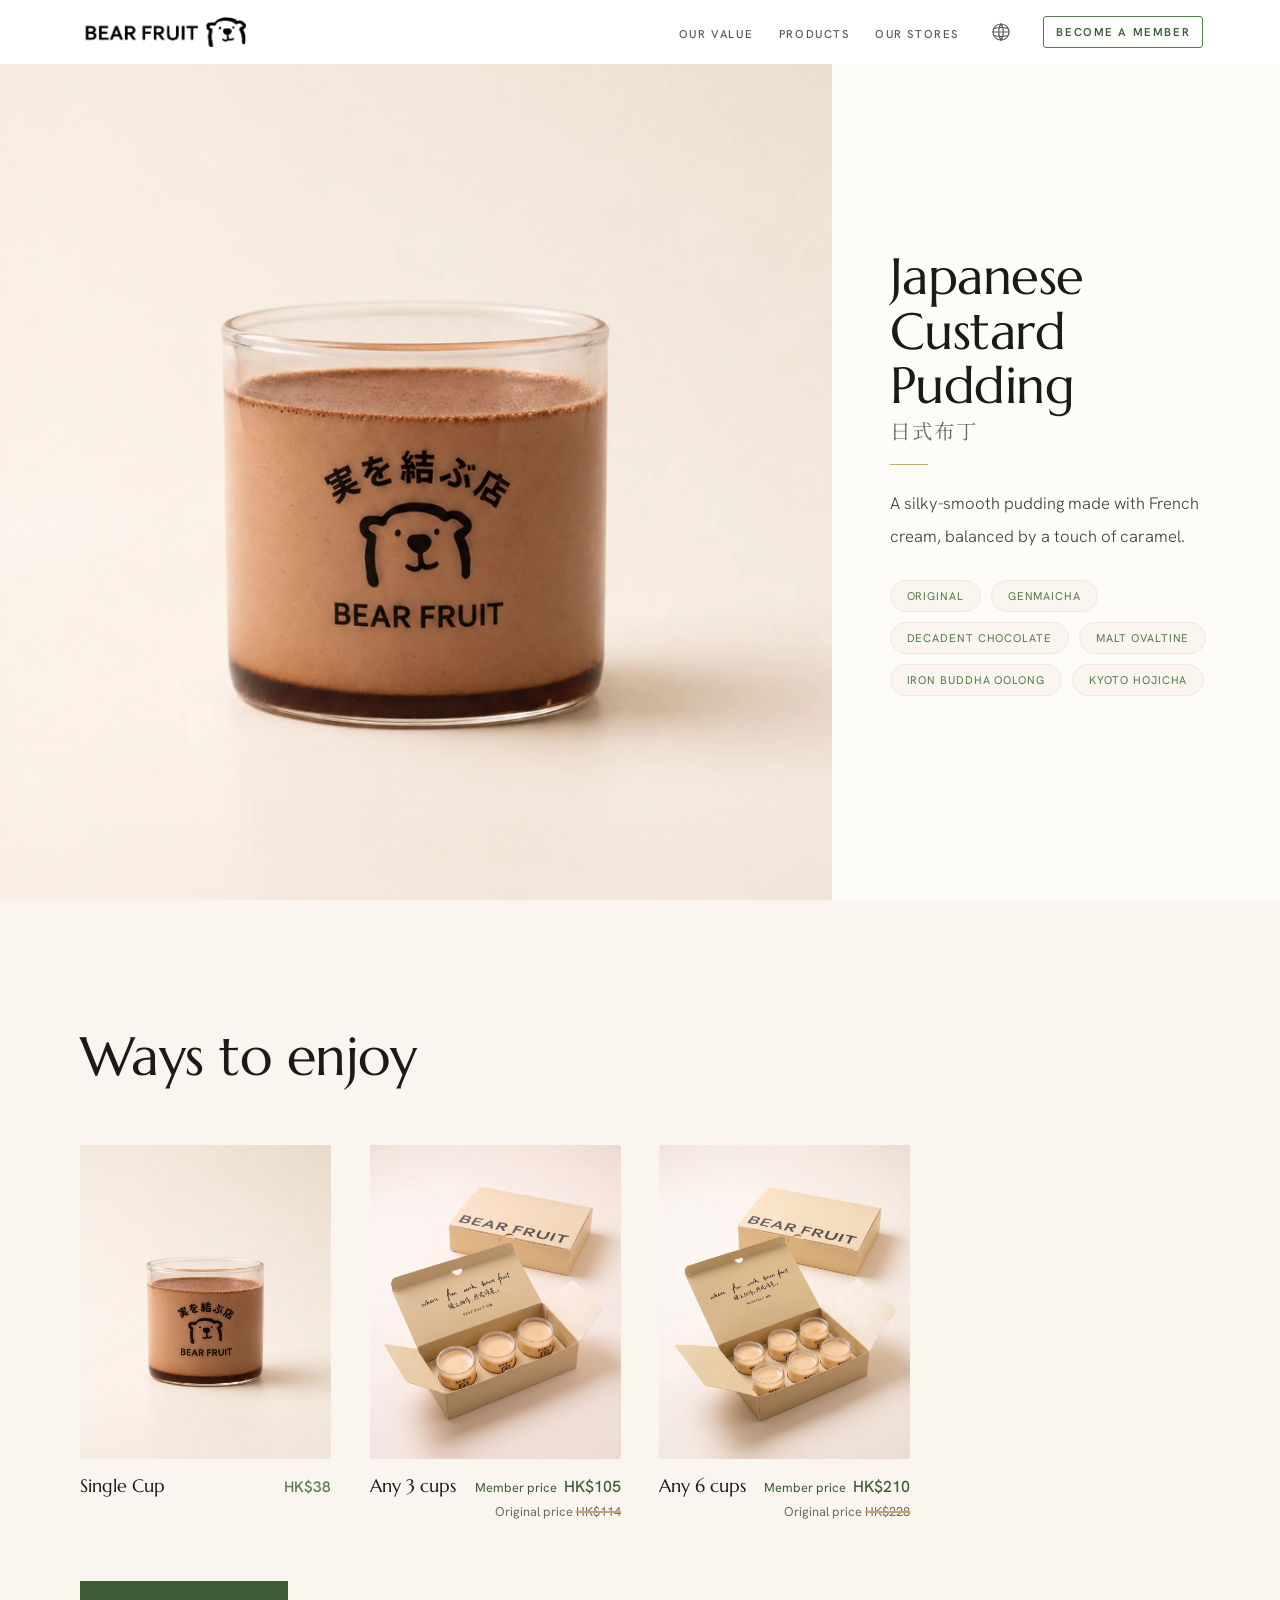
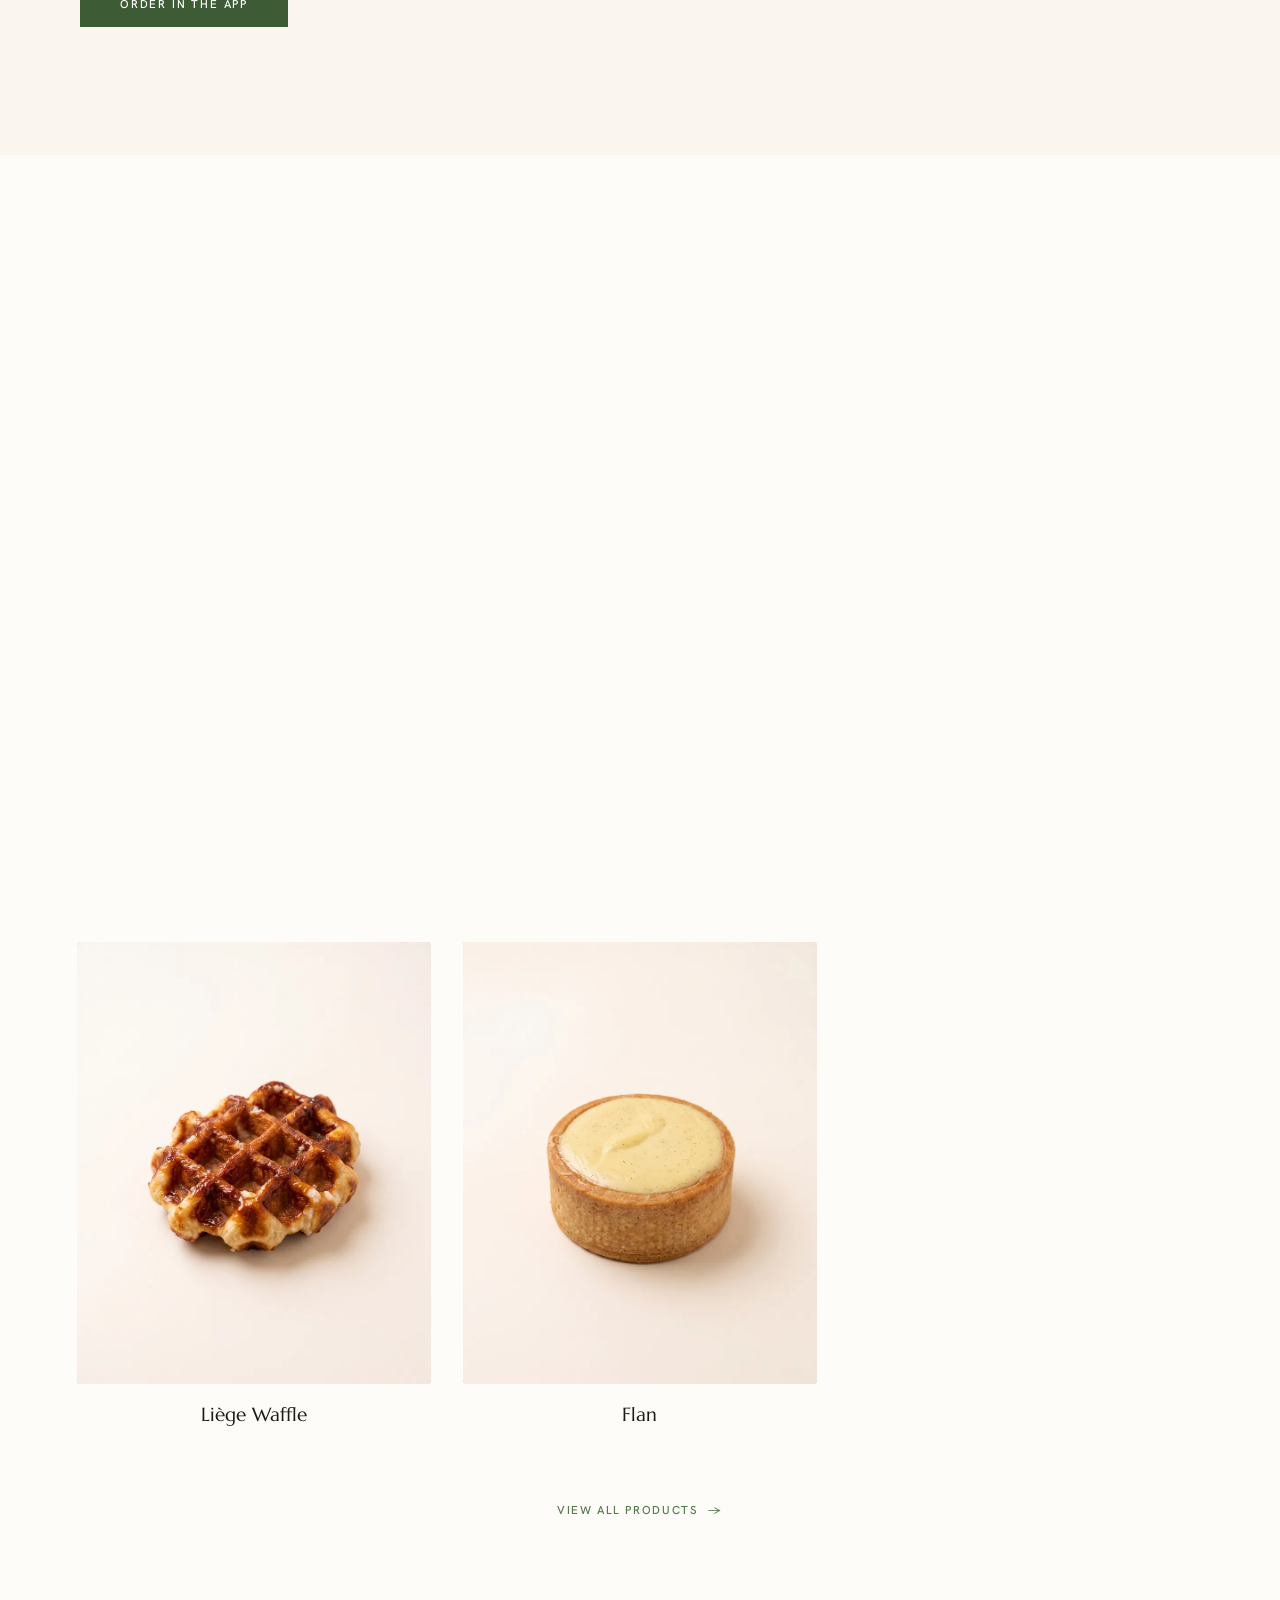
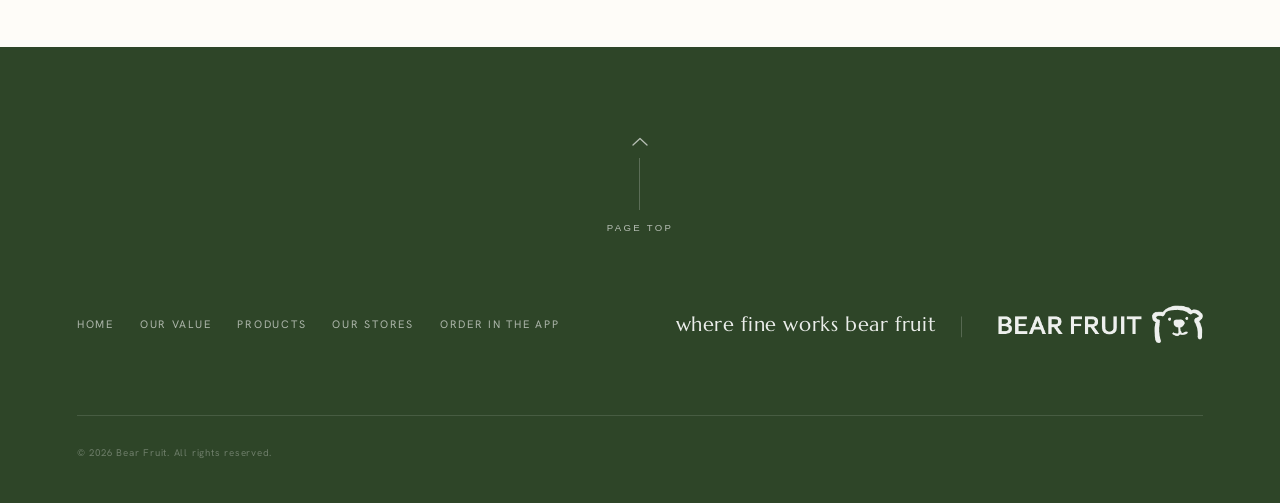
<file: custard-pudding.html>
<!DOCTYPE html>
<html lang="en">
<head>
  <meta charset="UTF-8">
  <meta name="viewport" content="width=device-width, initial-scale=1.0">
  <!-- GENERATED by .claude/tools/build-product-pages.mjs from the data in product.html.
       Edit product.html, then re-run the script — do not edit this file by hand. -->
  <title>Japanese Custard Pudding 日式布丁 — Bear Fruit 結菓｜大圍圍方</title>
  <meta name="description" content="絲滑的日式布丁，以法國忌廉製成，配上焦糖平衡甜度。 A silky-smooth pudding made with French cream, balanced by a touch of caramel. Bear Fruit 結菓 · 大圍圍方 The Wai, Tai Wai.">
  <link rel="canonical" href="https://hkbearfruit.com/custard-pudding.html">
  <script>if(localStorage.getItem('bf-lang')==='tc')document.documentElement.lang='zh-HK';</script>
  <link rel="icon" type="image/png" href="images/favicon.png">
  <link rel="icon" type="image/png" href="images/favicon-dark.png" media="(prefers-color-scheme: dark)">
  <link rel="apple-touch-icon" href="images/apple-touch-icon.png">
  <meta name="theme-color" content="#3D5C35">
  <link rel="preconnect" href="https://fonts.googleapis.com">
  <link rel="preconnect" href="https://fonts.gstatic.com" crossorigin>
  <link rel="stylesheet"
        href="https://fonts.googleapis.com/css2?family=Hanken+Grotesk:wght@300;400;500;600&family=Marcellus&family=Noto+Serif+TC:wght@300;400;500;600&display=swap">
  <link rel="preload" as="image" href="images/products/custard-pudding/original.webp" fetchpriority="high">

  <meta property="og:type" content="website">
  <meta property="og:title" content="Japanese Custard Pudding 日式布丁 — Bear Fruit 結菓">
  <meta property="og:description" content="A silky-smooth pudding made with French cream, balanced by a touch of caramel.">
  <meta property="og:url" content="https://hkbearfruit.com/custard-pudding.html">
  <meta property="og:image" content="https://hkbearfruit.com/images/og-cover.jpg">
  <meta property="og:image:width" content="1200">
  <meta property="og:image:height" content="630">
  <meta property="og:locale" content="en_HK">
  <meta property="og:locale:alternate" content="zh_HK">
  <meta name="twitter:card" content="summary_large_image">

  <noscript>
    <style>.reveal, .img-reveal { opacity: 1 !important; transform: none !important; clip-path: none !important; }</style>
  </noscript>
  <link rel="stylesheet" href="assets/site.css">

  <script type="application/ld+json">
  {
    "@context": "https://schema.org",
    "@type": "BreadcrumbList",
    "itemListElement": [
      {
        "@type": "ListItem",
        "position": 1,
        "name": "Bear Fruit 結菓",
        "item": "https://hkbearfruit.com/"
      },
      {
        "@type": "ListItem",
        "position": 2,
        "name": "Products 產品",
        "item": "https://hkbearfruit.com/products.html"
      },
      {
        "@type": "ListItem",
        "position": 3,
        "name": "Japanese Custard Pudding 日式布丁",
        "item": "https://hkbearfruit.com/custard-pudding.html"
      }
    ]
  }
  </script>
</head>
<body>

  <nav class="nav" id="nav" aria-label="Main navigation">
    <a href="index.html#home" class="nav__logo-link" aria-label="Bear Fruit — home">
      <img class="nav__logo" src="images/Horizontal - Bear Fruit (white).png" alt="Bear Fruit 結菓">
    </a>
    <div class="nav__right">
      <ul class="nav__links" role="list">
        <li><a href="about.html"    data-en="Our Value" data-tc="品牌理念">Our Value</a></li>
        <li><a href="products.html" data-en="Products"  data-tc="產品">Products</a></li>
        <li><a href="stores.html" data-en="Our Stores" data-tc="門市位置">Our Stores</a></li>
      </ul>
      <button class="lang-toggle" id="langToggle" aria-label="Switch language">
        <svg xmlns="http://www.w3.org/2000/svg" width="20" height="20" viewBox="0 0 20 20"
             fill="none" stroke="currentColor" stroke-width="1.2" stroke-linecap="round">
          <circle cx="10" cy="10" r="8"/><path d="M10 2 C7 5.5 7 14.5 10 18"/><path d="M10 2 C13 5.5 13 14.5 10 18"/>
          <line x1="2" y1="10" x2="18" y2="10"/><path d="M3 6.5 Q10 4.5 17 6.5"/><path d="M3 13.5 Q10 15.5 17 13.5"/>
        </svg>
      </button>
      <a href="join.html" class="nav__order" data-en="Become a Member" data-tc="加入會員">Become a Member</a>
      <button class="nav__burger" id="navBurger" aria-label="Open menu" aria-expanded="false" aria-controls="mobileMenu">
        <span></span><span></span><span></span>
      </button>
    </div>
  </nav>

  <div class="mobile-menu" id="mobileMenu" aria-hidden="true">
    <a href="about.html"    data-en="Our Value" data-tc="品牌理念">Our Value</a>
    <a href="products.html" data-en="Products"  data-tc="產品">Products</a>
    <a href="stores.html" data-en="Our Stores" data-tc="門市位置">Our Stores</a>
    <a href="join.html" class="mobile-menu__order" data-en="Become a Member" data-tc="加入會員">Become a Member</a>
  </div>

  <!-- ══ HERO: photo + name + description ══ -->
  <section class="pd-hero" aria-label="Product">
    <div class="pd-hero__media" id="pdMedia" data-rotate>
      <div class="ph" aria-hidden="true"><span class="ph-label">Japanese Custard Pudding</span><span class="ph-spec">images/products/custard-pudding/</span></div>
      <img class="pd-hero__img is-active" src="images/products/custard-pudding/original.webp" alt="Japanese Custard Pudding 日式布丁 — Original 經典焦糖原味" loading="eager" fetchpriority="high" onerror="this.remove()">
      <img class="pd-hero__img" src="images/products/custard-pudding/genmaicha-aligned-20261122.webp" alt="Japanese Custard Pudding 日式布丁 — Genmaicha 京都玄米抹茶" loading="eager" onerror="this.remove()">
      <img class="pd-hero__img" src="images/products/custard-pudding/decadent-chocolate-natural-20261028.webp" alt="Japanese Custard Pudding 日式布丁 — Decadent Chocolate 醇厚朱古力" loading="eager" onerror="this.remove()">
      <img class="pd-hero__img" src="images/products/custard-pudding/malt-ovaltine.webp" alt="Japanese Custard Pudding 日式布丁 — Malt Ovaltine 麥芽阿華田" loading="eager" onerror="this.remove()">
      <img class="pd-hero__img" src="images/products/custard-pudding/iron-buddha-oolong-natural-20261028.webp" alt="Japanese Custard Pudding 日式布丁 — Iron Buddha Oolong 炭焙鐵觀音" loading="eager" onerror="this.remove()">
      <img class="pd-hero__img" src="images/products/custard-pudding/kyoto-hojicha-20261123.webp" alt="Japanese Custard Pudding 日式布丁 — Kyoto Hojicha 京都焙茶" loading="eager" onerror="this.remove()">
    </div>
    <div class="pd-hero__info">
      <h1 class="pd-name" id="pdName">Japanese Custard Pudding<span class="pd-name-cjk">日式布丁</span></h1>
      <div class="rule"></div>
      <p class="pd-desc" id="pdDesc"><span class="lang-en">A silky-smooth pudding made with French cream, balanced by a touch of caramel.</span><span class="lang-tc">絲滑的日式布丁，以法國忌廉製成，配上焦糖平衡甜度。</span></p>
      <div class="pd-flavours" id="pdFlavours">
        <span class="pd-flavour"><span class="lang-en">Original</span><span class="lang-tc">經典焦糖原味</span></span>
        <span class="pd-flavour"><span class="lang-en">Genmaicha</span><span class="lang-tc">京都玄米抹茶</span></span>
        <span class="pd-flavour"><span class="lang-en">Decadent Chocolate</span><span class="lang-tc">醇厚朱古力</span></span>
        <span class="pd-flavour"><span class="lang-en">Malt Ovaltine</span><span class="lang-tc">麥芽阿華田</span></span>
        <span class="pd-flavour"><span class="lang-en">Iron Buddha Oolong</span><span class="lang-tc">炭焙鐵觀音</span></span>
        <span class="pd-flavour"><span class="lang-en">Kyoto Hojicha</span><span class="lang-tc">京都焙茶</span></span>
      </div>
    </div>
  </section>

  <!-- ══ PACKAGING (scroll down) ══ -->
  <section class="pd-pack" aria-label="Available packaging">
    <div class="pd-pack__inner">
      <div class="pd-pack__head">
        <h2 class="section-title reveal" data-en="Ways to enjoy" data-tc="購買選項">Ways to enjoy</h2>
      </div>
      <div class="pack-list reveal d1" id="pdPack">
        <div class="pack-item">
          <div class="pack-item__media pack-item__slideshow" data-rotate>
            <div class="ph" aria-hidden="true"><span class="ph-label">Single Cup</span></div><img class="is-active" src="images/products/custard-pudding/original.webp" alt="Single Cup" loading="lazy" onerror="this.remove()"><img src="images/products/custard-pudding/genmaicha-aligned-20261122.webp" alt="Single Cup" loading="lazy" onerror="this.remove()"><img src="images/products/custard-pudding/decadent-chocolate-natural-20261028.webp" alt="Single Cup" loading="lazy" onerror="this.remove()"><img src="images/products/custard-pudding/malt-ovaltine.webp" alt="Single Cup" loading="lazy" onerror="this.remove()"><img src="images/products/custard-pudding/iron-buddha-oolong-natural-20261028.webp" alt="Single Cup" loading="lazy" onerror="this.remove()"><img src="images/products/custard-pudding/kyoto-hojicha-20261123.webp" alt="Single Cup" loading="lazy" onerror="this.remove()">
          </div>
          <div class="pack-item__row">
            <span class="pack-item__name"><span class="lang-en">Single Cup</span><span class="lang-tc">單杯</span></span>
            <span class="pack-item__price">HK$38</span>
          </div>
        </div>
        <div class="pack-item">
          <div class="pack-item__media">
            <div class="ph" aria-hidden="true"><span class="ph-label">Any 3 cups</span></div>
            <img src="images/products/custard-pudding/any-3 bundle box.webp" alt="Any 3 cups" loading="lazy" onerror="this.remove()">
          </div>
          <div class="pack-item__row">
            <span class="pack-item__name"><span class="lang-en">Any 3 cups</span><span class="lang-tc">任選三杯</span></span>
            <div class="member-price">
              <div class="member-price__line">
                <span><span class="lang-en">Member price</span><span class="lang-tc">會員專享價</span></span>
                <strong>HK$105</strong>
              </div>
              <div class="member-price__comparison">
                <span class="lang-en">Original price</span><span class="lang-tc">原價</span> <s>HK$114</s>
              </div>
            </div>
          </div>
        </div>
        <div class="pack-item">
          <div class="pack-item__media">
            <div class="ph" aria-hidden="true"><span class="ph-label">Any 6 cups</span></div>
            <img src="images/products/custard-pudding/any-6 bundle box.webp" alt="Any 6 cups" loading="lazy" onerror="this.remove()">
          </div>
          <div class="pack-item__row">
            <span class="pack-item__name"><span class="lang-en">Any 6 cups</span><span class="lang-tc">任選六杯</span></span>
            <div class="member-price">
              <div class="member-price__line">
                <span><span class="lang-en">Member price</span><span class="lang-tc">會員專享價</span></span>
                <strong>HK$210</strong>
              </div>
              <div class="member-price__comparison">
                <span class="lang-en">Original price</span><span class="lang-tc">原價</span> <s>HK$228</s>
              </div>
            </div>
          </div>
        </div>
      </div>
      <div class="reveal d2">
        <a href="https://bear-fruit-order-kiosk.web.app/join.html#order" data-app-download class="btn-solid"
           data-en="Order in the app" data-tc="使用會員 App 訂購" target="_blank" rel="noopener noreferrer">Order in the app</a>
      </div>
    </div>
  </section>

  <!-- ══ ALL PRODUCTS (scroll further down → back to catalogue) ══ -->
  <section class="pd-related" aria-label="All products">
    <div class="pd-related__head">
      <h2 class="section-title reveal" data-en="Explore all products" data-tc="探索所有產品">Explore all products</h2>
    </div>
    <div class="catalog__grid" id="pdAll">
      <a class="pcard reveal" href="bare-mochi.html">
        <div class="pcard__media">
          
          <div class="ph" aria-hidden="true"><span class="ph-label">Bare Mochi</span></div>
          <img class="pcard__img" src="images/products/cards/bare-mochi.webp" alt="Bare Mochi 裸麻糬" loading="lazy" onerror="this.remove()">
        </div>
        <div class="pcard__body"><h3 class="pcard__name"><span class="lang-en">Bare Mochi</span><span class="lang-tc">裸麻糬</span></h3></div>
      </a>
      <a class="pcard reveal" href="stuffed-mochi.html">
        <div class="pcard__media">
          
          <div class="ph" aria-hidden="true"><span class="ph-label">Stuffed Mochi</span></div>
          <img class="pcard__img" src="images/products/cards/stuffed-mochi.webp?v=20261028" alt="Stuffed Mochi 包餡麻糬" loading="lazy" onerror="this.remove()">
        </div>
        <div class="pcard__body"><h3 class="pcard__name"><span class="lang-en">Stuffed Mochi</span><span class="lang-tc">包餡麻糬</span></h3></div>
      </a>
      <a class="pcard reveal" href="custard-pudding.html">
        <div class="pcard__media">
          
          <div class="ph" aria-hidden="true"><span class="ph-label">Japanese Custard Pudding</span></div>
          <img class="pcard__img" src="images/products/cards/custard-pudding.webp" alt="Japanese Custard Pudding 日式布丁" loading="lazy" onerror="this.remove()">
        </div>
        <div class="pcard__body"><h3 class="pcard__name"><span class="lang-en">Japanese Custard Pudding</span><span class="lang-tc">日式布丁</span></h3></div>
      </a>
      <a class="pcard reveal" href="liege-waffle.html">
        <div class="pcard__media">
          
          <div class="ph" aria-hidden="true"><span class="ph-label">Liège Waffle</span></div>
          <img class="pcard__img" src="images/products/cards/liege-waffle.webp" alt="Liège Waffle 列日窩夫" loading="lazy" onerror="this.remove()">
        </div>
        <div class="pcard__body"><h3 class="pcard__name"><span class="lang-en">Liège Waffle</span><span class="lang-tc">列日窩夫</span></h3></div>
      </a>
      <a class="pcard reveal" href="flan.html">
        <div class="pcard__media">
          
          <div class="ph" aria-hidden="true"><span class="ph-label">Flan</span></div>
          <img class="pcard__img" src="images/products/cards/flan.webp" alt="Flan 法式吉士撻" loading="lazy" onerror="this.remove()">
        </div>
        <div class="pcard__body"><h3 class="pcard__name"><span class="lang-en">Flan</span><span class="lang-tc">法式吉士撻</span></h3></div>
      </a>
    </div>
    <div style="margin-top: clamp(40px,6vw,72px)">
      <a href="products.html" class="text-link">
        <span data-en="View All Products" data-tc="查看全部產品">View All Products</span>
        <span aria-hidden="true">→</span>
      </a>
    </div>
  </section>

  <!-- ══ FOOTER ══ -->
  <footer class="footer" id="footer" aria-label="Site footer">
    <button class="footer__pagetop" id="toTop" aria-label="Scroll to top">
      <svg class="footer__pagetop-arrow" width="16" height="9" viewBox="0 0 16 9" fill="none"
           stroke="currentColor" stroke-width="1.3" stroke-linecap="round" stroke-linejoin="round">
        <path d="M1 8 L8 1.5 L15 8"/>
      </svg>
      <span class="footer__pagetop-line"></span>
      <span class="footer__pagetop-text">Page Top</span>
    </button>

    <div class="footer__bar">
      <nav class="footer__nav" aria-label="Footer navigation">
        <a href="index.html"         data-en="Home"       data-tc="主頁">Home</a>
        <a href="about.html"         data-en="Our Value"  data-tc="品牌理念">Our Value</a>
        <a href="products.html"      data-en="Products"   data-tc="產品">Products</a>
        <a href="stores.html" data-en="Our Stores" data-tc="門市位置">Our Stores</a>
        <a href="https://bear-fruit-order-kiosk.web.app/join.html#order" data-app-download data-en="Order in the app" data-tc="使用會員 App 訂購" target="_blank" rel="noopener noreferrer">Order in the app</a>
      </nav>

      <div class="footer__brand">
        <p class="footer__motto">
          <span class="lang-en">where fine works bear fruit</span>
          <span class="lang-tc">慢工細作　終成碩果</span>
        </p>
        <span class="footer__sep" aria-hidden="true">|</span>
        <a href="index.html#home" class="footer__logo-link" aria-label="Bear Fruit — home">
          <img class="footer__logo" src="images/Horizontal - Bear Fruit (white).png" alt="Bear Fruit 結菓">
        </a>
      </div>
    </div>

    <p class="footer__copy">
      <span class="lang-en">&copy; 2026 Bear Fruit. All rights reserved.</span>
      <span class="lang-tc">&copy; 2026 結菓。版權所有。</span>
    </p>
  </footer>

  <script src="assets/site.js"></script>
</body>
</html>
</file>
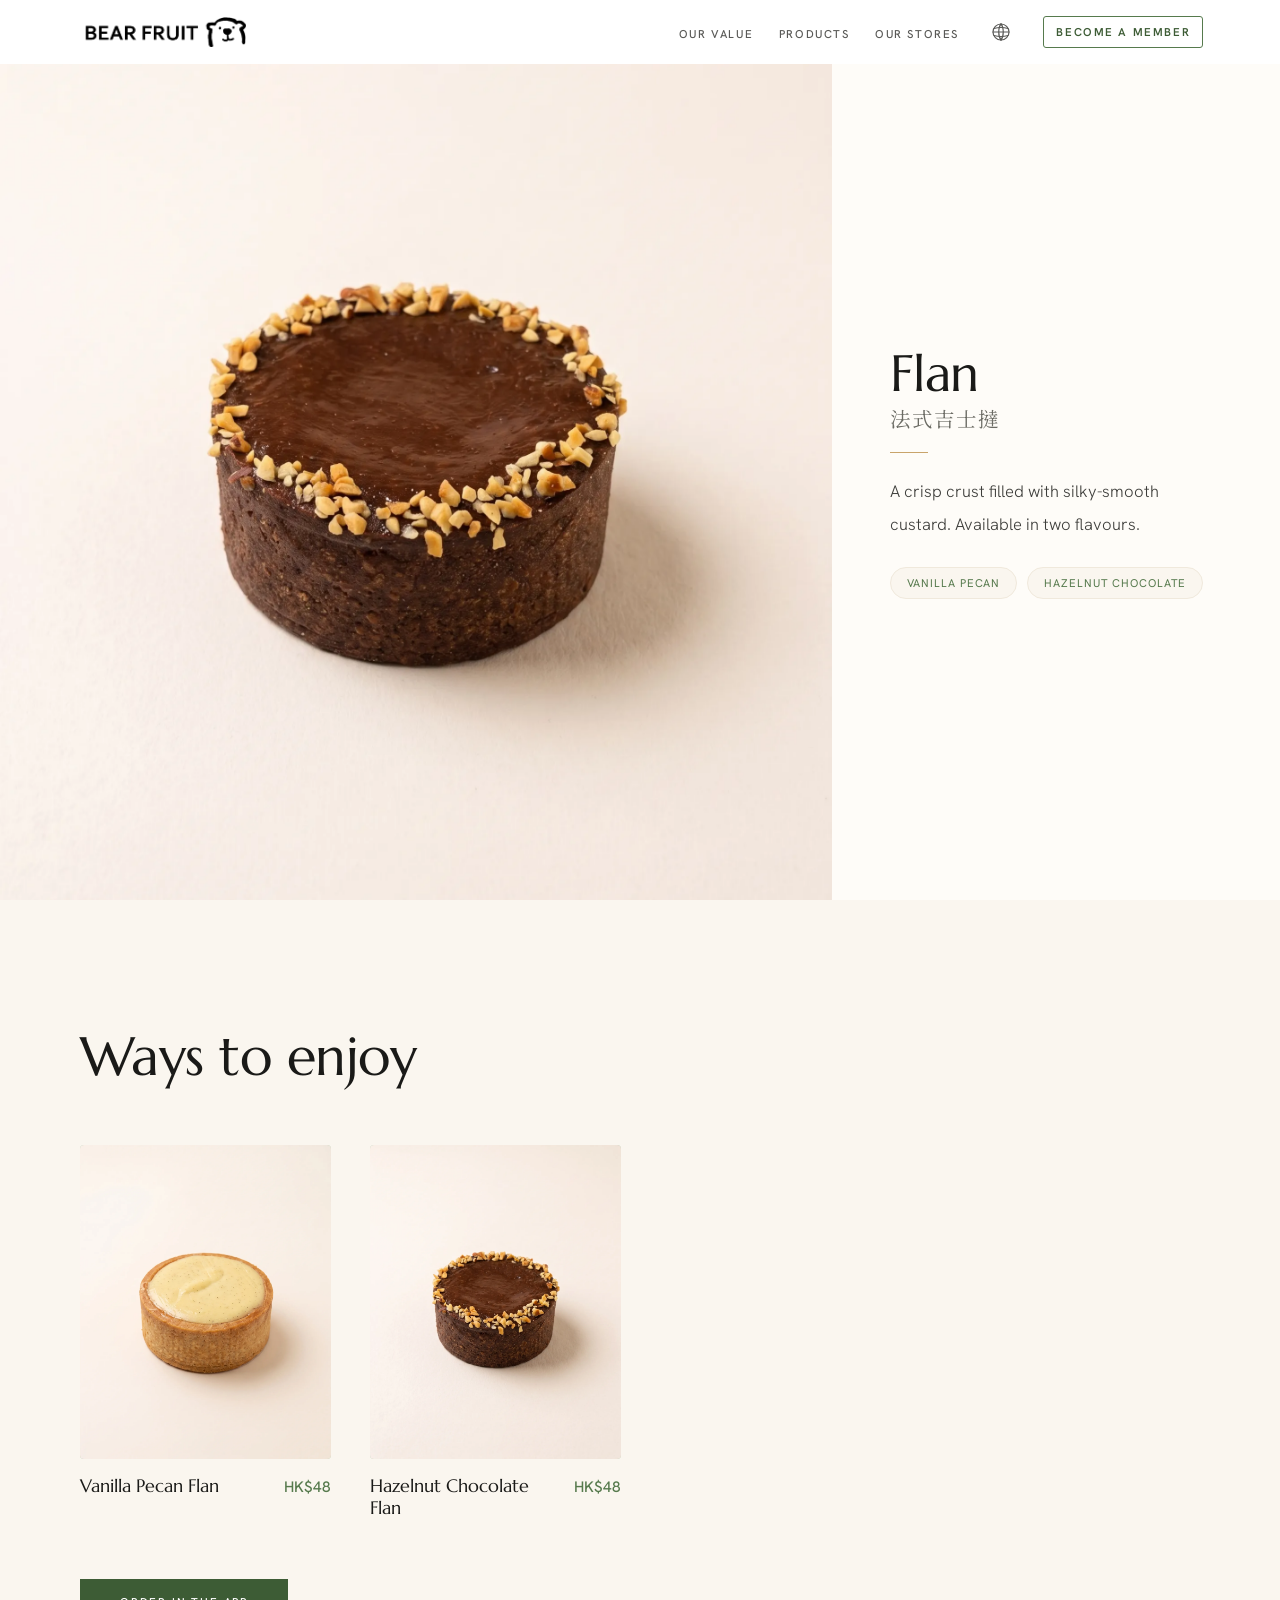
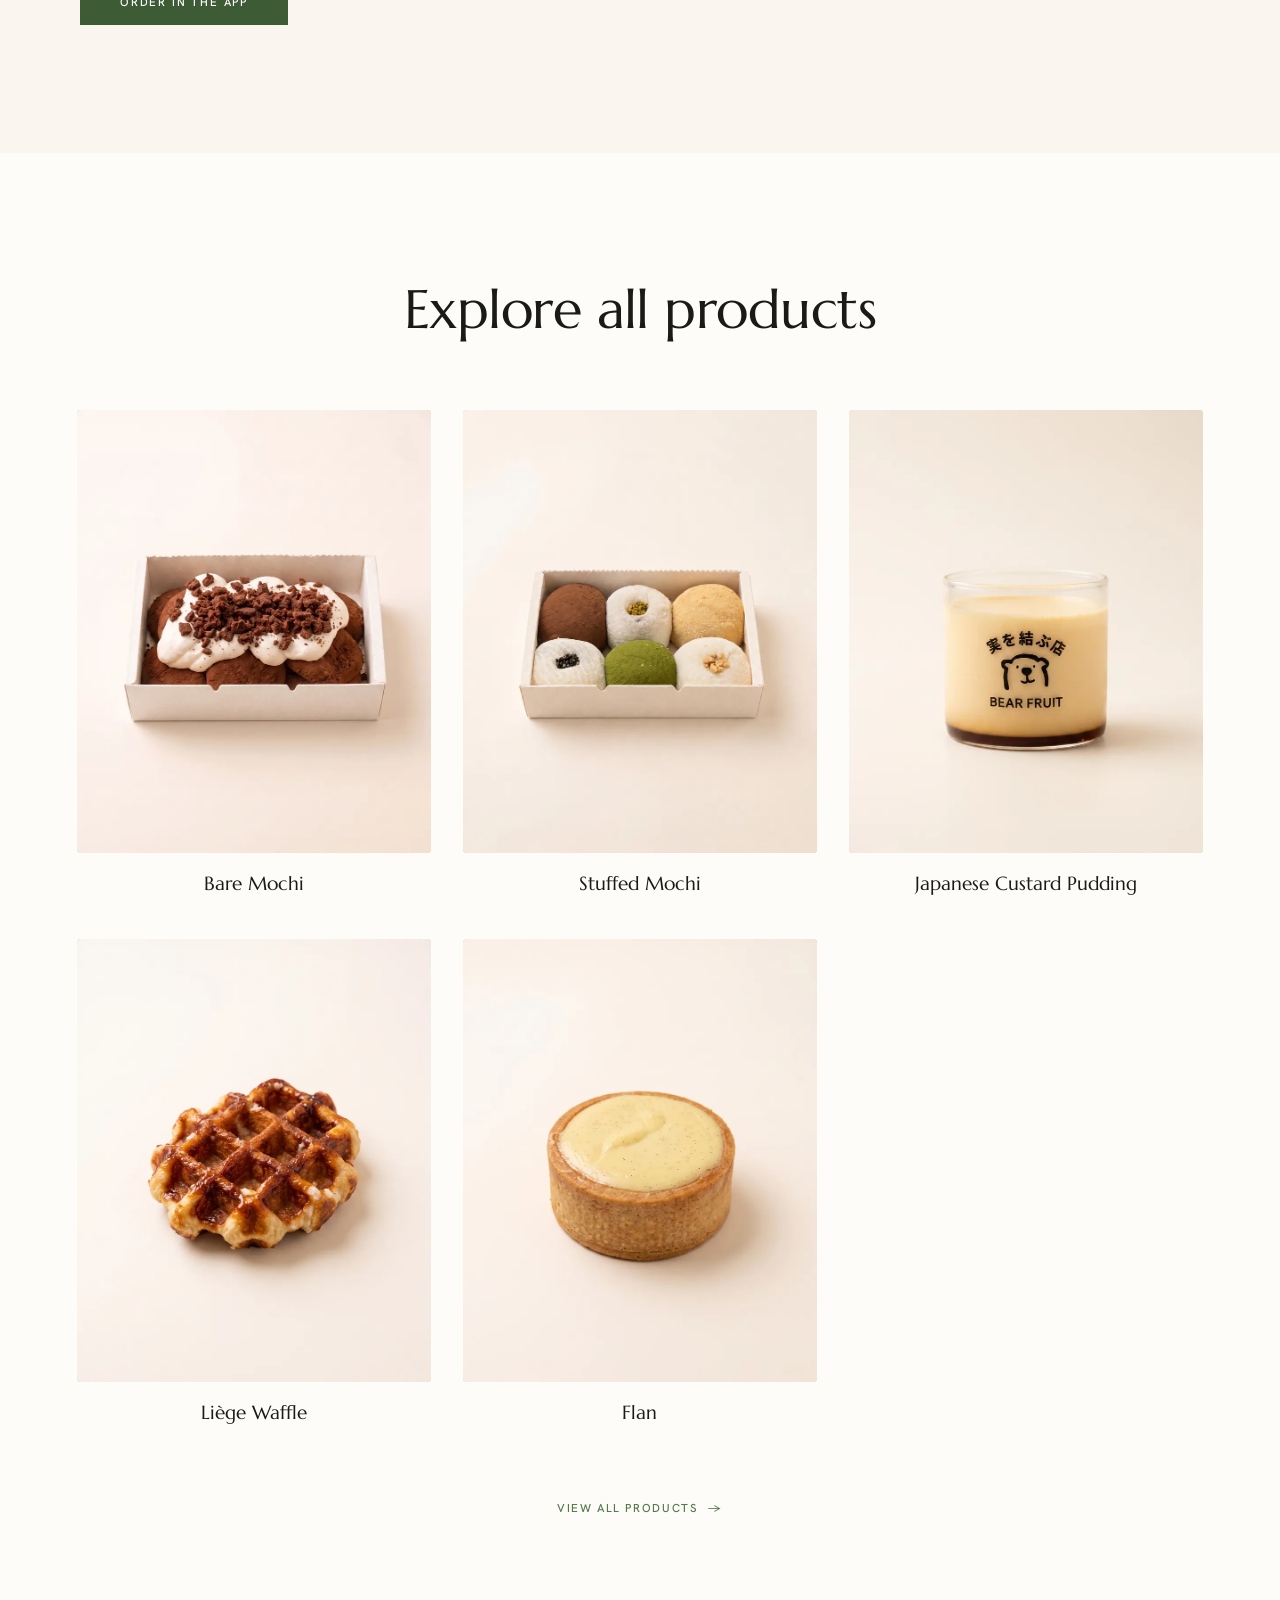
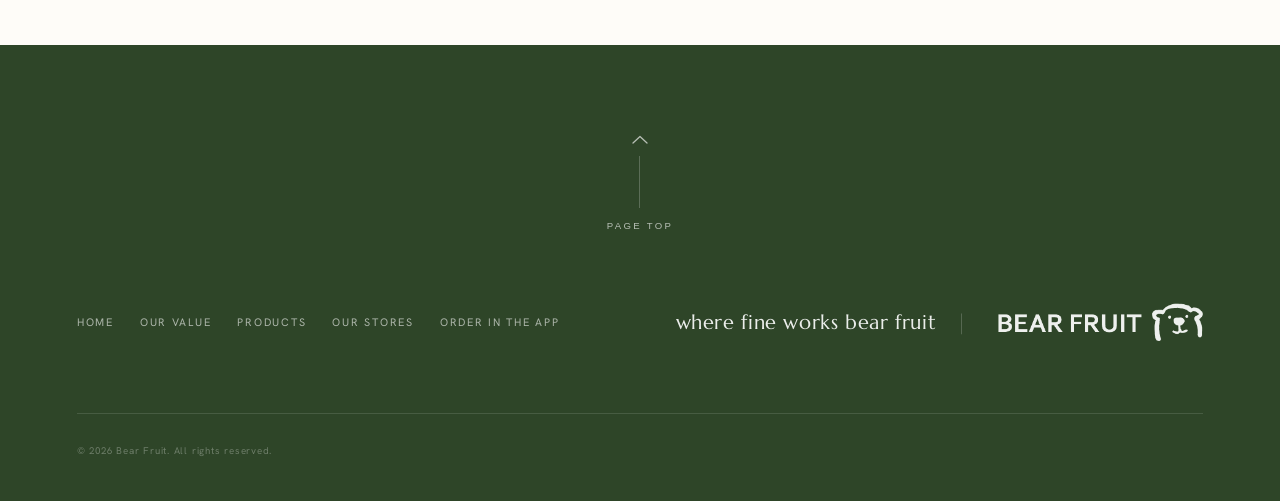
<file: flan.html>
<!DOCTYPE html>
<html lang="en">
<head>
  <meta charset="UTF-8">
  <meta name="viewport" content="width=device-width, initial-scale=1.0">
  <!-- GENERATED by .claude/tools/build-product-pages.mjs from the data in product.html.
       Edit product.html, then re-run the script — do not edit this file by hand. -->
  <title>Flan 法式吉士撻 — Bear Fruit 結菓｜大圍圍方</title>
  <meta name="description" content="鬆脆的撻皮，盛滿絲滑的吉士，備有兩款口味。 A crisp crust filled with silky-smooth custard. Available in two flavours. Bear Fruit 結菓 · 大圍圍方 The Wai, Tai Wai.">
  <link rel="canonical" href="https://hkbearfruit.com/flan.html">
  <script>if(localStorage.getItem('bf-lang')==='tc')document.documentElement.lang='zh-HK';</script>
  <link rel="icon" type="image/png" href="images/favicon.png">
  <link rel="icon" type="image/png" href="images/favicon-dark.png" media="(prefers-color-scheme: dark)">
  <link rel="apple-touch-icon" href="images/apple-touch-icon.png">
  <meta name="theme-color" content="#3D5C35">
  <link rel="preconnect" href="https://fonts.googleapis.com">
  <link rel="preconnect" href="https://fonts.gstatic.com" crossorigin>
  <link rel="stylesheet"
        href="https://fonts.googleapis.com/css2?family=Hanken+Grotesk:wght@300;400;500;600&family=Marcellus&family=Noto+Serif+TC:wght@300;400;500;600&display=swap">
  <link rel="preload" as="image" href="images/products/flan/vanilla-pecan-flan.webp" fetchpriority="high">

  <meta property="og:type" content="website">
  <meta property="og:title" content="Flan 法式吉士撻 — Bear Fruit 結菓">
  <meta property="og:description" content="A crisp crust filled with silky-smooth custard. Available in two flavours.">
  <meta property="og:url" content="https://hkbearfruit.com/flan.html">
  <meta property="og:image" content="https://hkbearfruit.com/images/og-cover.jpg">
  <meta property="og:image:width" content="1200">
  <meta property="og:image:height" content="630">
  <meta property="og:locale" content="en_HK">
  <meta property="og:locale:alternate" content="zh_HK">
  <meta name="twitter:card" content="summary_large_image">

  <noscript>
    <style>.reveal, .img-reveal { opacity: 1 !important; transform: none !important; clip-path: none !important; }</style>
  </noscript>
  <link rel="stylesheet" href="assets/site.css">

  <script type="application/ld+json">
  {
    "@context": "https://schema.org",
    "@type": "BreadcrumbList",
    "itemListElement": [
      {
        "@type": "ListItem",
        "position": 1,
        "name": "Bear Fruit 結菓",
        "item": "https://hkbearfruit.com/"
      },
      {
        "@type": "ListItem",
        "position": 2,
        "name": "Products 產品",
        "item": "https://hkbearfruit.com/products.html"
      },
      {
        "@type": "ListItem",
        "position": 3,
        "name": "Flan 法式吉士撻",
        "item": "https://hkbearfruit.com/flan.html"
      }
    ]
  }
  </script>
</head>
<body>

  <nav class="nav" id="nav" aria-label="Main navigation">
    <a href="index.html#home" class="nav__logo-link" aria-label="Bear Fruit — home">
      <img class="nav__logo" src="images/Horizontal - Bear Fruit (white).png" alt="Bear Fruit 結菓">
    </a>
    <div class="nav__right">
      <ul class="nav__links" role="list">
        <li><a href="about.html"    data-en="Our Value" data-tc="品牌理念">Our Value</a></li>
        <li><a href="products.html" data-en="Products"  data-tc="產品">Products</a></li>
        <li><a href="stores.html" data-en="Our Stores" data-tc="門市位置">Our Stores</a></li>
      </ul>
      <button class="lang-toggle" id="langToggle" aria-label="Switch language">
        <svg xmlns="http://www.w3.org/2000/svg" width="20" height="20" viewBox="0 0 20 20"
             fill="none" stroke="currentColor" stroke-width="1.2" stroke-linecap="round">
          <circle cx="10" cy="10" r="8"/><path d="M10 2 C7 5.5 7 14.5 10 18"/><path d="M10 2 C13 5.5 13 14.5 10 18"/>
          <line x1="2" y1="10" x2="18" y2="10"/><path d="M3 6.5 Q10 4.5 17 6.5"/><path d="M3 13.5 Q10 15.5 17 13.5"/>
        </svg>
      </button>
      <a href="join.html" class="nav__order" data-en="Become a Member" data-tc="加入會員">Become a Member</a>
      <button class="nav__burger" id="navBurger" aria-label="Open menu" aria-expanded="false" aria-controls="mobileMenu">
        <span></span><span></span><span></span>
      </button>
    </div>
  </nav>

  <div class="mobile-menu" id="mobileMenu" aria-hidden="true">
    <a href="about.html"    data-en="Our Value" data-tc="品牌理念">Our Value</a>
    <a href="products.html" data-en="Products"  data-tc="產品">Products</a>
    <a href="stores.html" data-en="Our Stores" data-tc="門市位置">Our Stores</a>
    <a href="join.html" class="mobile-menu__order" data-en="Become a Member" data-tc="加入會員">Become a Member</a>
  </div>

  <!-- ══ HERO: photo + name + description ══ -->
  <section class="pd-hero" aria-label="Product">
    <div class="pd-hero__media" id="pdMedia" data-rotate>
      <div class="ph" aria-hidden="true"><span class="ph-label">Flan</span><span class="ph-spec">images/products/flan/</span></div>
      <img class="pd-hero__img is-active" src="images/products/flan/vanilla-pecan-flan.webp" alt="Flan 法式吉士撻 — Vanilla Pecan 雲呢拿碧根果" loading="eager" fetchpriority="high" onerror="this.remove()">
      <img class="pd-hero__img" src="images/products/flan/chocolate-hazelnut-flan.webp" alt="Flan 法式吉士撻 — Hazelnut Chocolate 朱古力榛子" loading="eager" onerror="this.remove()">
    </div>
    <div class="pd-hero__info">
      <h1 class="pd-name" id="pdName">Flan<span class="pd-name-cjk">法式吉士撻</span></h1>
      <div class="rule"></div>
      <p class="pd-desc" id="pdDesc"><span class="lang-en">A crisp crust filled with silky-smooth custard. Available in two flavours.</span><span class="lang-tc">鬆脆的撻皮，盛滿絲滑的吉士，備有兩款口味。</span></p>
      <div class="pd-flavours" id="pdFlavours">
        <span class="pd-flavour"><span class="lang-en">Vanilla Pecan</span><span class="lang-tc">雲呢拿碧根果</span></span>
        <span class="pd-flavour"><span class="lang-en">Hazelnut Chocolate</span><span class="lang-tc">朱古力榛子</span></span>
      </div>
    </div>
  </section>

  <!-- ══ PACKAGING (scroll down) ══ -->
  <section class="pd-pack" aria-label="Available packaging">
    <div class="pd-pack__inner">
      <div class="pd-pack__head">
        <h2 class="section-title reveal" data-en="Ways to enjoy" data-tc="購買選項">Ways to enjoy</h2>
      </div>
      <div class="pack-list reveal d1" id="pdPack">
        <div class="pack-item">
          <div class="pack-item__media">
            <div class="ph" aria-hidden="true"><span class="ph-label">Vanilla Pecan Flan</span></div>
            <img src="images/products/flan/vanilla-pecan-flan.webp" alt="Vanilla Pecan Flan" loading="lazy" onerror="this.remove()">
          </div>
          <div class="pack-item__row">
            <span class="pack-item__name"><span class="lang-en">Vanilla Pecan Flan</span><span class="lang-tc">雲呢拿碧根果吉士撻</span></span>
            <span class="pack-item__price">HK$48</span>
          </div>
        </div>
        <div class="pack-item">
          <div class="pack-item__media">
            <div class="ph" aria-hidden="true"><span class="ph-label">Hazelnut Chocolate Flan</span></div>
            <img src="images/products/flan/chocolate-hazelnut-flan.webp" alt="Hazelnut Chocolate Flan" loading="lazy" onerror="this.remove()">
          </div>
          <div class="pack-item__row">
            <span class="pack-item__name"><span class="lang-en">Hazelnut Chocolate Flan</span><span class="lang-tc">朱古力榛子吉士撻</span></span>
            <span class="pack-item__price">HK$48</span>
          </div>
        </div>
      </div>
      <div class="reveal d2">
        <a href="https://bear-fruit-order-kiosk.web.app/join.html#order" data-app-download class="btn-solid"
           data-en="Order in the app" data-tc="使用會員 App 訂購" target="_blank" rel="noopener noreferrer">Order in the app</a>
      </div>
    </div>
  </section>

  <!-- ══ ALL PRODUCTS (scroll further down → back to catalogue) ══ -->
  <section class="pd-related" aria-label="All products">
    <div class="pd-related__head">
      <h2 class="section-title reveal" data-en="Explore all products" data-tc="探索所有產品">Explore all products</h2>
    </div>
    <div class="catalog__grid" id="pdAll">
      <a class="pcard reveal" href="bare-mochi.html">
        <div class="pcard__media">
          
          <div class="ph" aria-hidden="true"><span class="ph-label">Bare Mochi</span></div>
          <img class="pcard__img" src="images/products/cards/bare-mochi.webp" alt="Bare Mochi 裸麻糬" loading="lazy" onerror="this.remove()">
        </div>
        <div class="pcard__body"><h3 class="pcard__name"><span class="lang-en">Bare Mochi</span><span class="lang-tc">裸麻糬</span></h3></div>
      </a>
      <a class="pcard reveal" href="stuffed-mochi.html">
        <div class="pcard__media">
          
          <div class="ph" aria-hidden="true"><span class="ph-label">Stuffed Mochi</span></div>
          <img class="pcard__img" src="images/products/cards/stuffed-mochi.webp?v=20261028" alt="Stuffed Mochi 包餡麻糬" loading="lazy" onerror="this.remove()">
        </div>
        <div class="pcard__body"><h3 class="pcard__name"><span class="lang-en">Stuffed Mochi</span><span class="lang-tc">包餡麻糬</span></h3></div>
      </a>
      <a class="pcard reveal" href="custard-pudding.html">
        <div class="pcard__media">
          
          <div class="ph" aria-hidden="true"><span class="ph-label">Japanese Custard Pudding</span></div>
          <img class="pcard__img" src="images/products/cards/custard-pudding.webp" alt="Japanese Custard Pudding 日式布丁" loading="lazy" onerror="this.remove()">
        </div>
        <div class="pcard__body"><h3 class="pcard__name"><span class="lang-en">Japanese Custard Pudding</span><span class="lang-tc">日式布丁</span></h3></div>
      </a>
      <a class="pcard reveal" href="liege-waffle.html">
        <div class="pcard__media">
          
          <div class="ph" aria-hidden="true"><span class="ph-label">Liège Waffle</span></div>
          <img class="pcard__img" src="images/products/cards/liege-waffle.webp" alt="Liège Waffle 列日窩夫" loading="lazy" onerror="this.remove()">
        </div>
        <div class="pcard__body"><h3 class="pcard__name"><span class="lang-en">Liège Waffle</span><span class="lang-tc">列日窩夫</span></h3></div>
      </a>
      <a class="pcard reveal" href="flan.html">
        <div class="pcard__media">
          
          <div class="ph" aria-hidden="true"><span class="ph-label">Flan</span></div>
          <img class="pcard__img" src="images/products/cards/flan.webp" alt="Flan 法式吉士撻" loading="lazy" onerror="this.remove()">
        </div>
        <div class="pcard__body"><h3 class="pcard__name"><span class="lang-en">Flan</span><span class="lang-tc">法式吉士撻</span></h3></div>
      </a>
    </div>
    <div style="margin-top: clamp(40px,6vw,72px)">
      <a href="products.html" class="text-link">
        <span data-en="View All Products" data-tc="查看全部產品">View All Products</span>
        <span aria-hidden="true">→</span>
      </a>
    </div>
  </section>

  <!-- ══ FOOTER ══ -->
  <footer class="footer" id="footer" aria-label="Site footer">
    <button class="footer__pagetop" id="toTop" aria-label="Scroll to top">
      <svg class="footer__pagetop-arrow" width="16" height="9" viewBox="0 0 16 9" fill="none"
           stroke="currentColor" stroke-width="1.3" stroke-linecap="round" stroke-linejoin="round">
        <path d="M1 8 L8 1.5 L15 8"/>
      </svg>
      <span class="footer__pagetop-line"></span>
      <span class="footer__pagetop-text">Page Top</span>
    </button>

    <div class="footer__bar">
      <nav class="footer__nav" aria-label="Footer navigation">
        <a href="index.html"         data-en="Home"       data-tc="主頁">Home</a>
        <a href="about.html"         data-en="Our Value"  data-tc="品牌理念">Our Value</a>
        <a href="products.html"      data-en="Products"   data-tc="產品">Products</a>
        <a href="stores.html" data-en="Our Stores" data-tc="門市位置">Our Stores</a>
        <a href="https://bear-fruit-order-kiosk.web.app/join.html#order" data-app-download data-en="Order in the app" data-tc="使用會員 App 訂購" target="_blank" rel="noopener noreferrer">Order in the app</a>
      </nav>

      <div class="footer__brand">
        <p class="footer__motto">
          <span class="lang-en">where fine works bear fruit</span>
          <span class="lang-tc">慢工細作　終成碩果</span>
        </p>
        <span class="footer__sep" aria-hidden="true">|</span>
        <a href="index.html#home" class="footer__logo-link" aria-label="Bear Fruit — home">
          <img class="footer__logo" src="images/Horizontal - Bear Fruit (white).png" alt="Bear Fruit 結菓">
        </a>
      </div>
    </div>

    <p class="footer__copy">
      <span class="lang-en">&copy; 2026 Bear Fruit. All rights reserved.</span>
      <span class="lang-tc">&copy; 2026 結菓。版權所有。</span>
    </p>
  </footer>

  <script src="assets/site.js"></script>
</body>
</html>
</file>
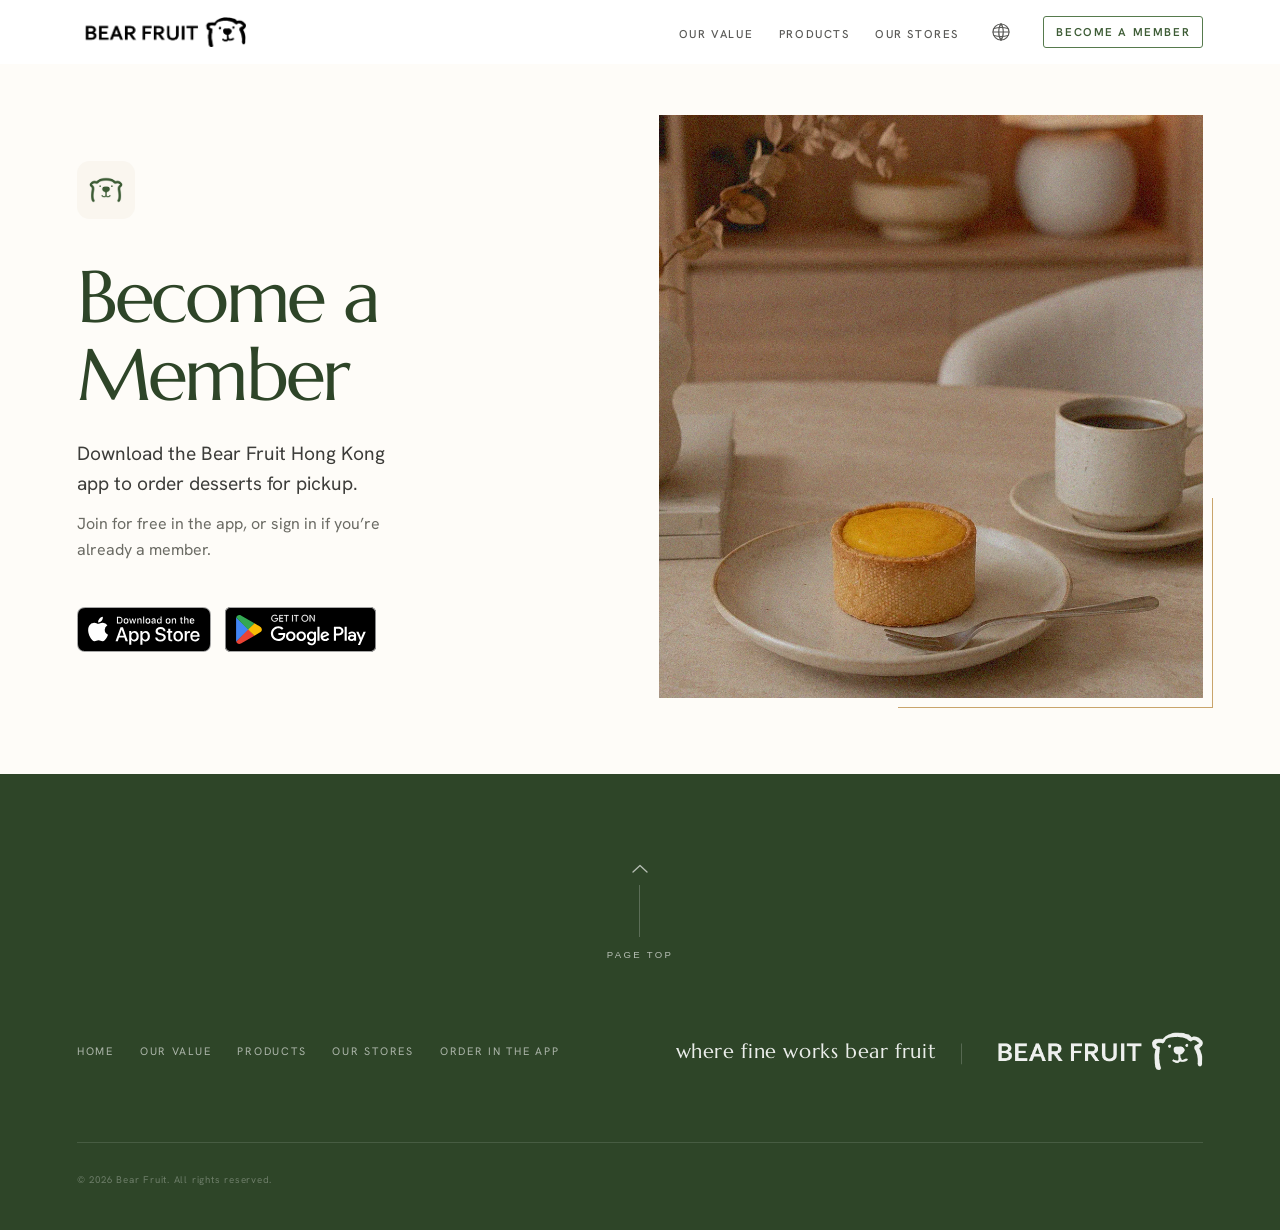
<file: join.html>
<!DOCTYPE html>
<html lang="en">
<head>
  <meta charset="UTF-8">
  <meta name="viewport" content="width=device-width, initial-scale=1.0">
  <title>Become a Member 加入會員 — Bear Fruit 結菓</title>
  <meta name="description" content="Download the Bear Fruit Hong Kong app to join for free and order desserts for pickup. 下載「結菓香港」會員 App，免費登記，預訂甜品到店自取。">
  <link rel="canonical" href="https://hkbearfruit.com/join.html">
  <script>if(localStorage.getItem('bf-lang')==='tc')document.documentElement.lang='zh-HK';</script>
  <link rel="icon" type="image/png" href="images/favicon.png">
  <link rel="icon" type="image/png" href="images/favicon-dark.png" media="(prefers-color-scheme: dark)">
  <link rel="apple-touch-icon" href="images/apple-touch-icon.png">
  <meta name="theme-color" content="#3D5C35">
  <link rel="preconnect" href="https://fonts.googleapis.com">
  <link rel="preconnect" href="https://fonts.gstatic.com" crossorigin>
  <link rel="stylesheet"
        href="https://fonts.googleapis.com/css2?family=Hanken+Grotesk:wght@300;400;500;600&family=Marcellus&family=Noto+Serif+TC:wght@300;400;500;600&display=swap">

  <meta property="og:type" content="website">
  <meta property="og:title" content="Become a Member 加入會員 — Bear Fruit 結菓">
  <meta property="og:description" content="Join Bear Fruit and order desserts for pickup in our membership app. 下載「結菓香港」會員 App，預訂甜品到店自取。">
  <meta property="og:url" content="https://hkbearfruit.com/join.html">
  <meta property="og:image" content="https://hkbearfruit.com/images/og-cover.jpg">
  <meta property="og:image:width" content="1200">
  <meta property="og:image:height" content="630">
  <meta property="og:locale" content="en_HK">
  <meta property="og:locale:alternate" content="zh_HK">
  <meta name="twitter:card" content="summary_large_image">

  <link rel="stylesheet" href="assets/site.css">
  <link rel="stylesheet" href="assets/join.css">
</head>
<body>
  <nav class="nav" id="nav" aria-label="Main navigation">
    <a href="index.html#home" class="nav__logo-link" aria-label="Bear Fruit — home">
      <img class="nav__logo" src="images/Horizontal - Bear Fruit (white).png" alt="Bear Fruit 結菓">
    </a>
    <div class="nav__right">
      <ul class="nav__links" role="list">
        <li><a href="about.html"    data-en="Our Value" data-tc="品牌理念">Our Value</a></li>
        <li><a href="products.html" data-en="Products"  data-tc="產品">Products</a></li>
        <li><a href="stores.html" data-en="Our Stores" data-tc="門市位置">Our Stores</a></li>
      </ul>
      <button class="lang-toggle" id="langToggle" aria-label="Switch language">
        <svg xmlns="http://www.w3.org/2000/svg" width="20" height="20" viewBox="0 0 20 20"
             fill="none" stroke="currentColor" stroke-width="1.2" stroke-linecap="round">
          <circle cx="10" cy="10" r="8"/><path d="M10 2 C7 5.5 7 14.5 10 18"/><path d="M10 2 C13 5.5 13 14.5 10 18"/>
          <line x1="2" y1="10" x2="18" y2="10"/><path d="M3 6.5 Q10 4.5 17 6.5"/><path d="M3 13.5 Q10 15.5 17 13.5"/>
        </svg>
      </button>
      <a href="join.html" aria-current="page" class="nav__order" data-en="Become a Member" data-tc="加入會員">Become a Member</a>
      <button class="nav__burger" id="navBurger" aria-label="Open menu" aria-expanded="false" aria-controls="mobileMenu">
        <span></span><span></span><span></span>
      </button>
    </div>
  </nav>

  <div class="mobile-menu" id="mobileMenu" aria-hidden="true">
    <a href="about.html"    data-en="Our Value" data-tc="品牌理念">Our Value</a>
    <a href="products.html" data-en="Products"  data-tc="產品">Products</a>
    <a href="stores.html" data-en="Our Stores" data-tc="門市位置">Our Stores</a>
    <a href="join.html" aria-current="page" class="mobile-menu__order" data-en="Become a Member" data-tc="加入會員">Become a Member</a>
  </div>

  <main class="join" id="main">
    <div class="join__copy">
      <img class="join__icon" src="images/member-app-icon.png" alt="" width="64" height="64">
      <h1 data-en="Become a Member" data-tc="成為結菓會員">Become a Member</h1>
      <p class="join__intro" data-en="Download the Bear Fruit Hong Kong app to order desserts for pickup." data-tc="下載「結菓香港」App，預訂甜品，到店自取。">Download the Bear Fruit Hong Kong app to order desserts for pickup.</p>
      <p class="join__detail" data-en="Join for free in the app, or sign in if you’re already a member." data-tc="您可免費登記成為會員。如已有會員帳戶，登入即可訂購。">Join for free in the app, or sign in if you’re already a member.</p>
      <div class="join__downloads">
        <a href="https://apps.apple.com/hk/app/bear-fruit-hong-kong-%E7%B5%90%E8%8F%93%E9%A6%99%E6%B8%AF/id6803445245">
          <img class="badge-en" src="images/store-badges/app-store-en-us.svg" alt="Download Bear Fruit Hong Kong on the App Store">
          <img class="badge-tc" src="images/store-badges/app-store-zh-tw.svg" alt="在 App Store 下載「結菓香港」">
        </a>
        <a href="https://play.google.com/store/apps/details?id=com.riseshine.bearfruit">
          <img class="badge-en" src="images/store-badges/google-play-en-us.svg" alt="Get Bear Fruit Hong Kong on Google Play">
          <img class="badge-tc" src="images/store-badges/google-play-zh-tw.svg" alt="在 Google Play 下載「結菓香港」">
        </a>
      </div>
    </div>
    <div class="join__photo">
      <img src="images/about-header.webp" width="1402" height="1122" fetchpriority="high" alt="">
    </div>
  </main>

  <footer class="footer" id="footer" aria-label="Site footer">
    <button class="footer__pagetop" id="toTop" aria-label="Scroll to top">
      <svg class="footer__pagetop-arrow" width="16" height="9" viewBox="0 0 16 9" fill="none"
           stroke="currentColor" stroke-width="1.3" stroke-linecap="round" stroke-linejoin="round">
        <path d="M1 8 L8 1.5 L15 8"/>
      </svg>
      <span class="footer__pagetop-line"></span>
      <span class="footer__pagetop-text">Page Top</span>
    </button>

    <div class="footer__bar">
      <nav class="footer__nav" aria-label="Footer navigation">
        <a href="index.html"         data-en="Home"       data-tc="主頁">Home</a>
        <a href="about.html"         data-en="Our Value"  data-tc="品牌理念">Our Value</a>
        <a href="products.html"      data-en="Products"   data-tc="產品">Products</a>
        <a href="stores.html" data-en="Our Stores" data-tc="門市位置">Our Stores</a>
        <a href="https://bear-fruit-order-kiosk.web.app/join.html#order" data-app-download data-en="Order in the app" data-tc="使用會員 App 訂購" target="_blank" rel="noopener noreferrer">Order in the app</a>
      </nav>

      <div class="footer__brand">
        <p class="footer__motto">
          <span class="lang-en">where fine works bear fruit</span>
          <span class="lang-tc">慢工細作　終成碩果</span>
        </p>
        <span class="footer__sep" aria-hidden="true">|</span>
        <a href="index.html#home" class="footer__logo-link" aria-label="Bear Fruit — home">
          <img class="footer__logo" src="images/Horizontal - Bear Fruit (white).png" alt="Bear Fruit 結菓">
        </a>
      </div>
    </div>

    <p class="footer__copy">
      <span class="lang-en">&copy; 2026 Bear Fruit. All rights reserved.</span>
      <span class="lang-tc">&copy; 2026 結菓。版權所有。</span>
    </p>
  </footer>

  <script src="assets/site.js"></script>
</body>
</html>
</file>
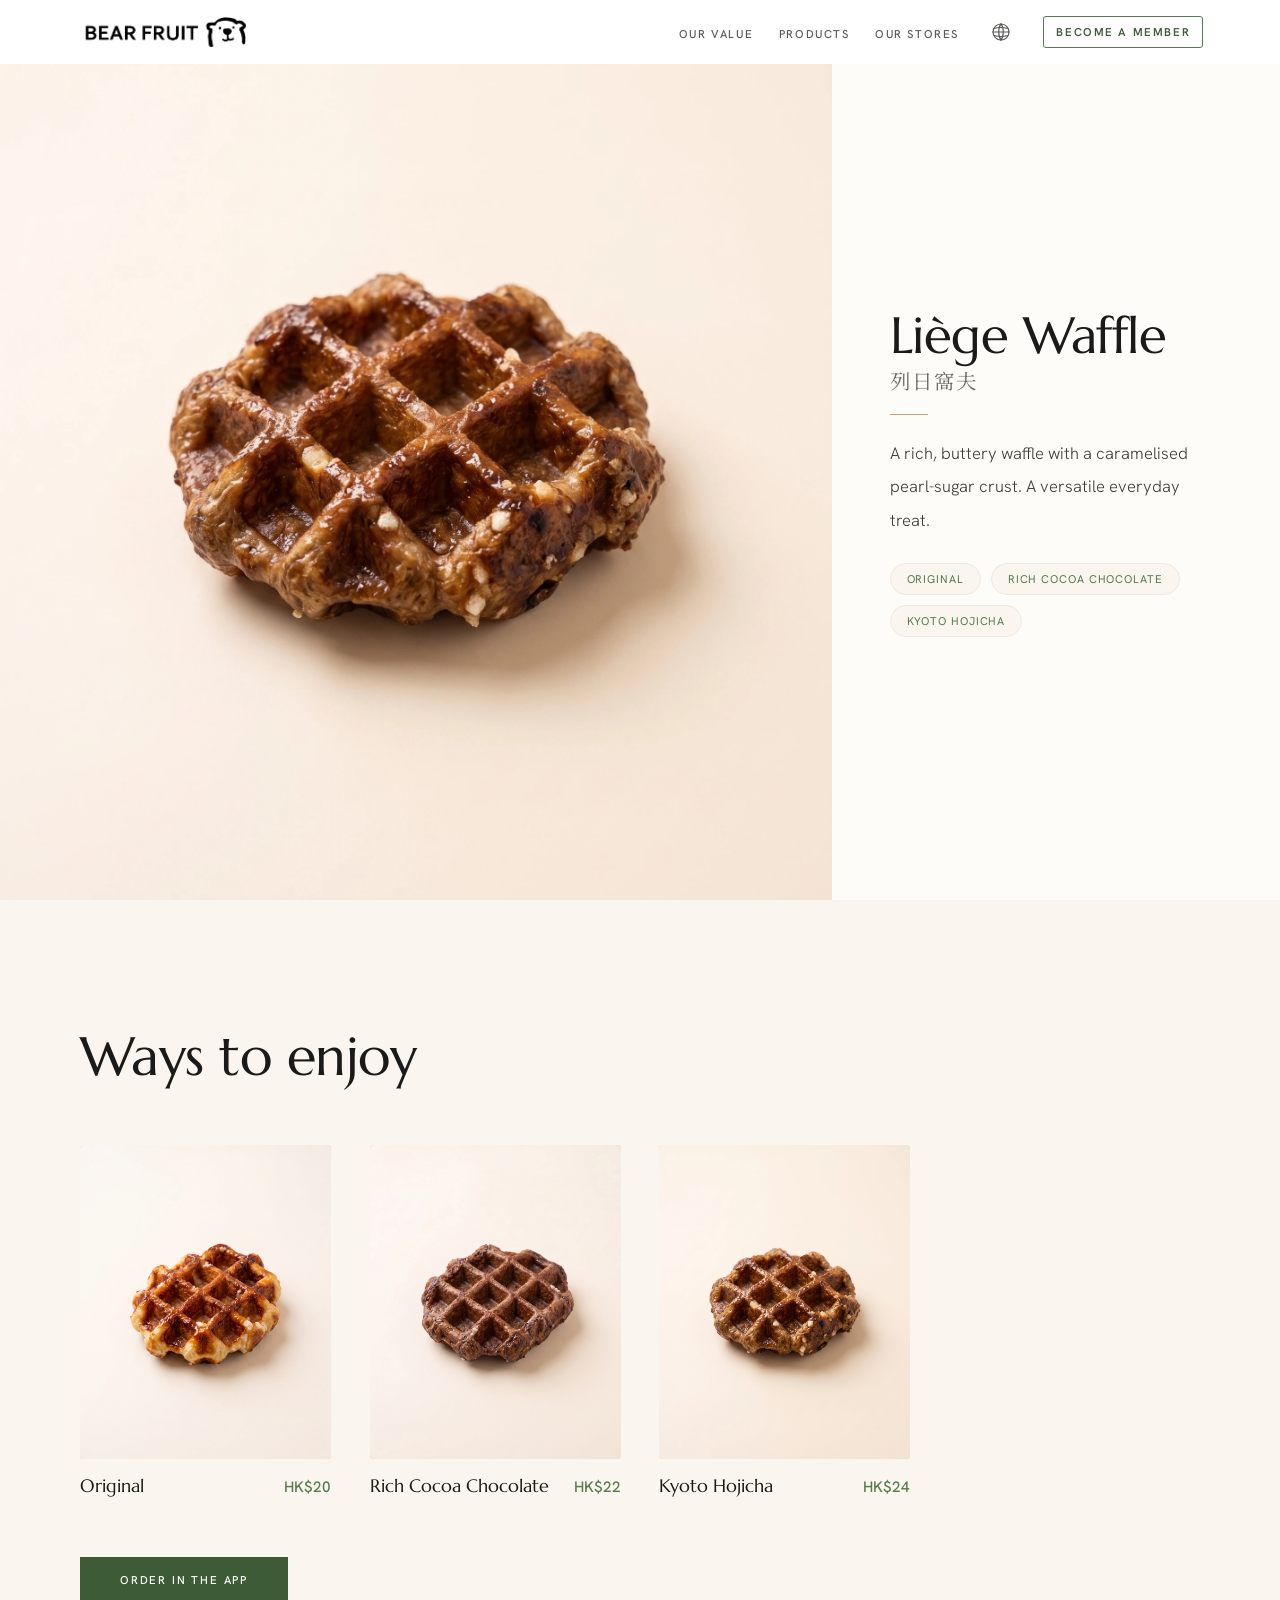
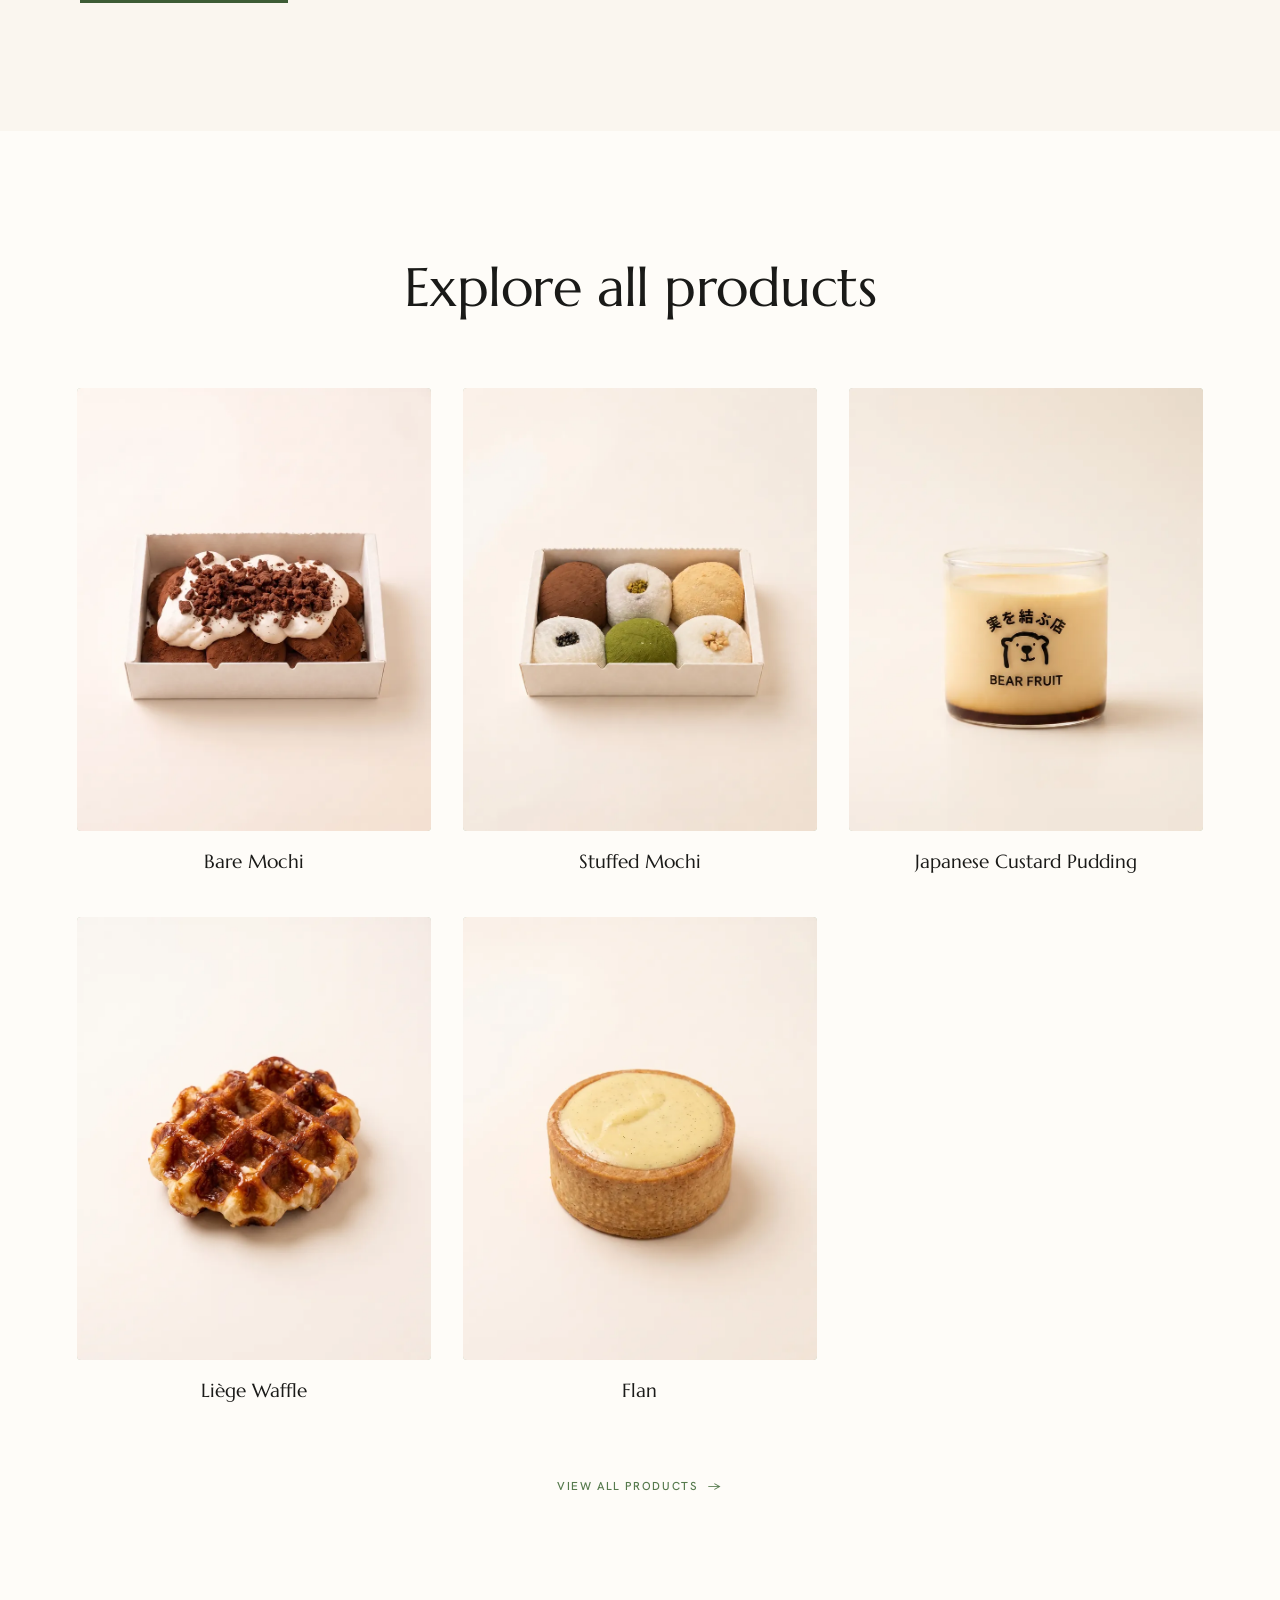
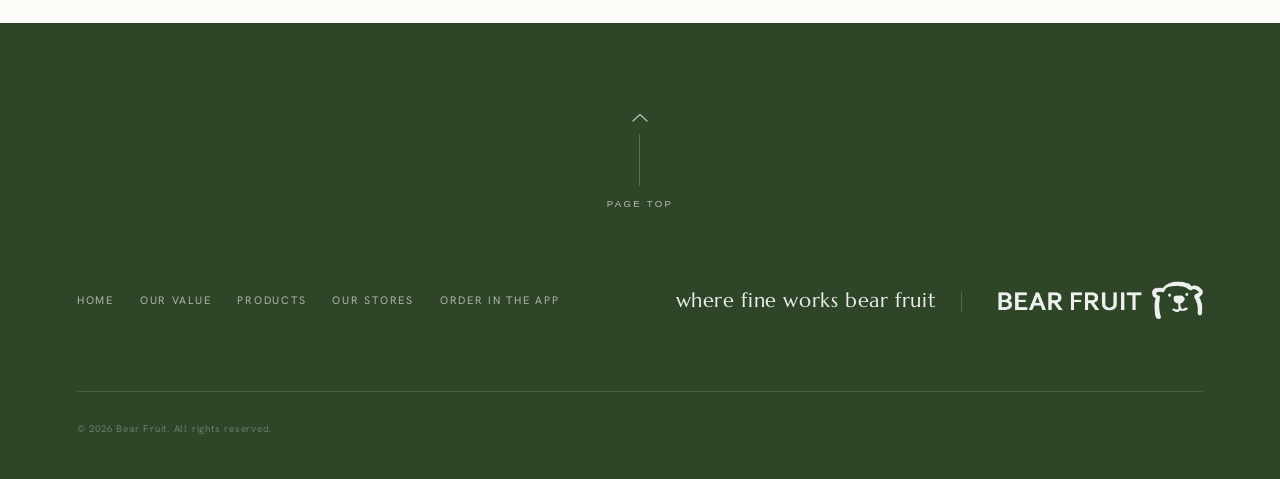
<file: liege-waffle.html>
<!DOCTYPE html>
<html lang="en">
<head>
  <meta charset="UTF-8">
  <meta name="viewport" content="width=device-width, initial-scale=1.0">
  <!-- GENERATED by .claude/tools/build-product-pages.mjs from the data in product.html.
       Edit product.html, then re-run the script — do not edit this file by hand. -->
  <title>Liège Waffle 列日窩夫 — Bear Fruit 結菓｜大圍圍方</title>
  <meta name="description" content="散發濃郁牛油香，外層為焦糖珍珠糖脆殼，是百搭的日常甜點。 A rich, buttery waffle with a caramelised pearl-sugar crust. A versatile everyday treat. Bear Fruit 結菓 · 大圍圍方 The Wai, Tai Wai.">
  <link rel="canonical" href="https://hkbearfruit.com/liege-waffle.html">
  <script>if(localStorage.getItem('bf-lang')==='tc')document.documentElement.lang='zh-HK';</script>
  <link rel="icon" type="image/png" href="images/favicon.png">
  <link rel="icon" type="image/png" href="images/favicon-dark.png" media="(prefers-color-scheme: dark)">
  <link rel="apple-touch-icon" href="images/apple-touch-icon.png">
  <meta name="theme-color" content="#3D5C35">
  <link rel="preconnect" href="https://fonts.googleapis.com">
  <link rel="preconnect" href="https://fonts.gstatic.com" crossorigin>
  <link rel="stylesheet"
        href="https://fonts.googleapis.com/css2?family=Hanken+Grotesk:wght@300;400;500;600&family=Marcellus&family=Noto+Serif+TC:wght@300;400;500;600&display=swap">
  <link rel="preload" as="image" href="images/products/liege-waffle/original.webp" fetchpriority="high">

  <meta property="og:type" content="website">
  <meta property="og:title" content="Liège Waffle 列日窩夫 — Bear Fruit 結菓">
  <meta property="og:description" content="A rich, buttery waffle with a caramelised pearl-sugar crust. A versatile everyday treat.">
  <meta property="og:url" content="https://hkbearfruit.com/liege-waffle.html">
  <meta property="og:image" content="https://hkbearfruit.com/images/og-cover.jpg">
  <meta property="og:image:width" content="1200">
  <meta property="og:image:height" content="630">
  <meta property="og:locale" content="en_HK">
  <meta property="og:locale:alternate" content="zh_HK">
  <meta name="twitter:card" content="summary_large_image">

  <noscript>
    <style>.reveal, .img-reveal { opacity: 1 !important; transform: none !important; clip-path: none !important; }</style>
  </noscript>
  <link rel="stylesheet" href="assets/site.css">

  <script type="application/ld+json">
  {
    "@context": "https://schema.org",
    "@type": "BreadcrumbList",
    "itemListElement": [
      {
        "@type": "ListItem",
        "position": 1,
        "name": "Bear Fruit 結菓",
        "item": "https://hkbearfruit.com/"
      },
      {
        "@type": "ListItem",
        "position": 2,
        "name": "Products 產品",
        "item": "https://hkbearfruit.com/products.html"
      },
      {
        "@type": "ListItem",
        "position": 3,
        "name": "Liège Waffle 列日窩夫",
        "item": "https://hkbearfruit.com/liege-waffle.html"
      }
    ]
  }
  </script>
</head>
<body>

  <nav class="nav" id="nav" aria-label="Main navigation">
    <a href="index.html#home" class="nav__logo-link" aria-label="Bear Fruit — home">
      <img class="nav__logo" src="images/Horizontal - Bear Fruit (white).png" alt="Bear Fruit 結菓">
    </a>
    <div class="nav__right">
      <ul class="nav__links" role="list">
        <li><a href="about.html"    data-en="Our Value" data-tc="品牌理念">Our Value</a></li>
        <li><a href="products.html" data-en="Products"  data-tc="產品">Products</a></li>
        <li><a href="stores.html" data-en="Our Stores" data-tc="門市位置">Our Stores</a></li>
      </ul>
      <button class="lang-toggle" id="langToggle" aria-label="Switch language">
        <svg xmlns="http://www.w3.org/2000/svg" width="20" height="20" viewBox="0 0 20 20"
             fill="none" stroke="currentColor" stroke-width="1.2" stroke-linecap="round">
          <circle cx="10" cy="10" r="8"/><path d="M10 2 C7 5.5 7 14.5 10 18"/><path d="M10 2 C13 5.5 13 14.5 10 18"/>
          <line x1="2" y1="10" x2="18" y2="10"/><path d="M3 6.5 Q10 4.5 17 6.5"/><path d="M3 13.5 Q10 15.5 17 13.5"/>
        </svg>
      </button>
      <a href="join.html" class="nav__order" data-en="Become a Member" data-tc="加入會員">Become a Member</a>
      <button class="nav__burger" id="navBurger" aria-label="Open menu" aria-expanded="false" aria-controls="mobileMenu">
        <span></span><span></span><span></span>
      </button>
    </div>
  </nav>

  <div class="mobile-menu" id="mobileMenu" aria-hidden="true">
    <a href="about.html"    data-en="Our Value" data-tc="品牌理念">Our Value</a>
    <a href="products.html" data-en="Products"  data-tc="產品">Products</a>
    <a href="stores.html" data-en="Our Stores" data-tc="門市位置">Our Stores</a>
    <a href="join.html" class="mobile-menu__order" data-en="Become a Member" data-tc="加入會員">Become a Member</a>
  </div>

  <!-- ══ HERO: photo + name + description ══ -->
  <section class="pd-hero" aria-label="Product">
    <div class="pd-hero__media" id="pdMedia" data-rotate>
      <div class="ph" aria-hidden="true"><span class="ph-label">Liège Waffle</span><span class="ph-spec">images/products/liege-waffle/</span></div>
      <img class="pd-hero__img is-active" src="images/products/liege-waffle/original.webp" alt="Liège Waffle 列日窩夫 — Original 經典原味" loading="eager" fetchpriority="high" onerror="this.remove()">
      <img class="pd-hero__img" src="images/products/liege-waffle/rich-cocoa-chocolate.webp" alt="Liège Waffle 列日窩夫 — Rich Cocoa Chocolate 香濃朱古力" loading="eager" onerror="this.remove()">
      <img class="pd-hero__img" src="images/products/liege-waffle/kyoto-hojicha.webp" alt="Liège Waffle 列日窩夫 — Kyoto Hojicha 京都焙茶" loading="eager" onerror="this.remove()">
    </div>
    <div class="pd-hero__info">
      <h1 class="pd-name" id="pdName">Liège Waffle<span class="pd-name-cjk">列日窩夫</span></h1>
      <div class="rule"></div>
      <p class="pd-desc" id="pdDesc"><span class="lang-en">A rich, buttery waffle with a caramelised pearl-sugar crust. A versatile everyday treat.</span><span class="lang-tc">散發濃郁牛油香，外層為焦糖珍珠糖脆殼，是百搭的日常甜點。</span></p>
      <div class="pd-flavours" id="pdFlavours">
        <span class="pd-flavour"><span class="lang-en">Original</span><span class="lang-tc">經典原味</span></span>
        <span class="pd-flavour"><span class="lang-en">Rich Cocoa Chocolate</span><span class="lang-tc">香濃朱古力</span></span>
        <span class="pd-flavour"><span class="lang-en">Kyoto Hojicha</span><span class="lang-tc">京都焙茶</span></span>
      </div>
    </div>
  </section>

  <!-- ══ PACKAGING (scroll down) ══ -->
  <section class="pd-pack" aria-label="Available packaging">
    <div class="pd-pack__inner">
      <div class="pd-pack__head">
        <h2 class="section-title reveal" data-en="Ways to enjoy" data-tc="購買選項">Ways to enjoy</h2>
      </div>
      <div class="pack-list reveal d1" id="pdPack">
        <div class="pack-item">
          <div class="pack-item__media">
            <div class="ph" aria-hidden="true"><span class="ph-label">Original</span></div>
            <img src="images/products/liege-waffle/original.webp" alt="Original" loading="lazy" onerror="this.remove()">
          </div>
          <div class="pack-item__row">
            <span class="pack-item__name"><span class="lang-en">Original</span><span class="lang-tc">經典原味</span></span>
            <span class="pack-item__price">HK$20</span>
          </div>
        </div>
        <div class="pack-item">
          <div class="pack-item__media">
            <div class="ph" aria-hidden="true"><span class="ph-label">Rich Cocoa Chocolate</span></div>
            <img src="images/products/liege-waffle/rich-cocoa-chocolate.webp" alt="Rich Cocoa Chocolate" loading="lazy" onerror="this.remove()">
          </div>
          <div class="pack-item__row">
            <span class="pack-item__name"><span class="lang-en">Rich Cocoa Chocolate</span><span class="lang-tc">香濃朱古力</span></span>
            <span class="pack-item__price">HK$22</span>
          </div>
        </div>
        <div class="pack-item">
          <div class="pack-item__media">
            <div class="ph" aria-hidden="true"><span class="ph-label">Kyoto Hojicha</span></div>
            <img src="images/products/liege-waffle/kyoto-hojicha.webp" alt="Kyoto Hojicha" loading="lazy" onerror="this.remove()">
          </div>
          <div class="pack-item__row">
            <span class="pack-item__name"><span class="lang-en">Kyoto Hojicha</span><span class="lang-tc">京都焙茶</span></span>
            <span class="pack-item__price">HK$24</span>
          </div>
        </div>
      </div>
      <div class="reveal d2">
        <a href="https://bear-fruit-order-kiosk.web.app/join.html#order" data-app-download class="btn-solid"
           data-en="Order in the app" data-tc="使用會員 App 訂購" target="_blank" rel="noopener noreferrer">Order in the app</a>
      </div>
    </div>
  </section>

  <!-- ══ ALL PRODUCTS (scroll further down → back to catalogue) ══ -->
  <section class="pd-related" aria-label="All products">
    <div class="pd-related__head">
      <h2 class="section-title reveal" data-en="Explore all products" data-tc="探索所有產品">Explore all products</h2>
    </div>
    <div class="catalog__grid" id="pdAll">
      <a class="pcard reveal" href="bare-mochi.html">
        <div class="pcard__media">
          
          <div class="ph" aria-hidden="true"><span class="ph-label">Bare Mochi</span></div>
          <img class="pcard__img" src="images/products/cards/bare-mochi.webp" alt="Bare Mochi 裸麻糬" loading="lazy" onerror="this.remove()">
        </div>
        <div class="pcard__body"><h3 class="pcard__name"><span class="lang-en">Bare Mochi</span><span class="lang-tc">裸麻糬</span></h3></div>
      </a>
      <a class="pcard reveal" href="stuffed-mochi.html">
        <div class="pcard__media">
          
          <div class="ph" aria-hidden="true"><span class="ph-label">Stuffed Mochi</span></div>
          <img class="pcard__img" src="images/products/cards/stuffed-mochi.webp?v=20261028" alt="Stuffed Mochi 包餡麻糬" loading="lazy" onerror="this.remove()">
        </div>
        <div class="pcard__body"><h3 class="pcard__name"><span class="lang-en">Stuffed Mochi</span><span class="lang-tc">包餡麻糬</span></h3></div>
      </a>
      <a class="pcard reveal" href="custard-pudding.html">
        <div class="pcard__media">
          
          <div class="ph" aria-hidden="true"><span class="ph-label">Japanese Custard Pudding</span></div>
          <img class="pcard__img" src="images/products/cards/custard-pudding.webp" alt="Japanese Custard Pudding 日式布丁" loading="lazy" onerror="this.remove()">
        </div>
        <div class="pcard__body"><h3 class="pcard__name"><span class="lang-en">Japanese Custard Pudding</span><span class="lang-tc">日式布丁</span></h3></div>
      </a>
      <a class="pcard reveal" href="liege-waffle.html">
        <div class="pcard__media">
          
          <div class="ph" aria-hidden="true"><span class="ph-label">Liège Waffle</span></div>
          <img class="pcard__img" src="images/products/cards/liege-waffle.webp" alt="Liège Waffle 列日窩夫" loading="lazy" onerror="this.remove()">
        </div>
        <div class="pcard__body"><h3 class="pcard__name"><span class="lang-en">Liège Waffle</span><span class="lang-tc">列日窩夫</span></h3></div>
      </a>
      <a class="pcard reveal" href="flan.html">
        <div class="pcard__media">
          
          <div class="ph" aria-hidden="true"><span class="ph-label">Flan</span></div>
          <img class="pcard__img" src="images/products/cards/flan.webp" alt="Flan 法式吉士撻" loading="lazy" onerror="this.remove()">
        </div>
        <div class="pcard__body"><h3 class="pcard__name"><span class="lang-en">Flan</span><span class="lang-tc">法式吉士撻</span></h3></div>
      </a>
    </div>
    <div style="margin-top: clamp(40px,6vw,72px)">
      <a href="products.html" class="text-link">
        <span data-en="View All Products" data-tc="查看全部產品">View All Products</span>
        <span aria-hidden="true">→</span>
      </a>
    </div>
  </section>

  <!-- ══ FOOTER ══ -->
  <footer class="footer" id="footer" aria-label="Site footer">
    <button class="footer__pagetop" id="toTop" aria-label="Scroll to top">
      <svg class="footer__pagetop-arrow" width="16" height="9" viewBox="0 0 16 9" fill="none"
           stroke="currentColor" stroke-width="1.3" stroke-linecap="round" stroke-linejoin="round">
        <path d="M1 8 L8 1.5 L15 8"/>
      </svg>
      <span class="footer__pagetop-line"></span>
      <span class="footer__pagetop-text">Page Top</span>
    </button>

    <div class="footer__bar">
      <nav class="footer__nav" aria-label="Footer navigation">
        <a href="index.html"         data-en="Home"       data-tc="主頁">Home</a>
        <a href="about.html"         data-en="Our Value"  data-tc="品牌理念">Our Value</a>
        <a href="products.html"      data-en="Products"   data-tc="產品">Products</a>
        <a href="stores.html" data-en="Our Stores" data-tc="門市位置">Our Stores</a>
        <a href="https://bear-fruit-order-kiosk.web.app/join.html#order" data-app-download data-en="Order in the app" data-tc="使用會員 App 訂購" target="_blank" rel="noopener noreferrer">Order in the app</a>
      </nav>

      <div class="footer__brand">
        <p class="footer__motto">
          <span class="lang-en">where fine works bear fruit</span>
          <span class="lang-tc">慢工細作　終成碩果</span>
        </p>
        <span class="footer__sep" aria-hidden="true">|</span>
        <a href="index.html#home" class="footer__logo-link" aria-label="Bear Fruit — home">
          <img class="footer__logo" src="images/Horizontal - Bear Fruit (white).png" alt="Bear Fruit 結菓">
        </a>
      </div>
    </div>

    <p class="footer__copy">
      <span class="lang-en">&copy; 2026 Bear Fruit. All rights reserved.</span>
      <span class="lang-tc">&copy; 2026 結菓。版權所有。</span>
    </p>
  </footer>

  <script src="assets/site.js"></script>
</body>
</html>
</file>
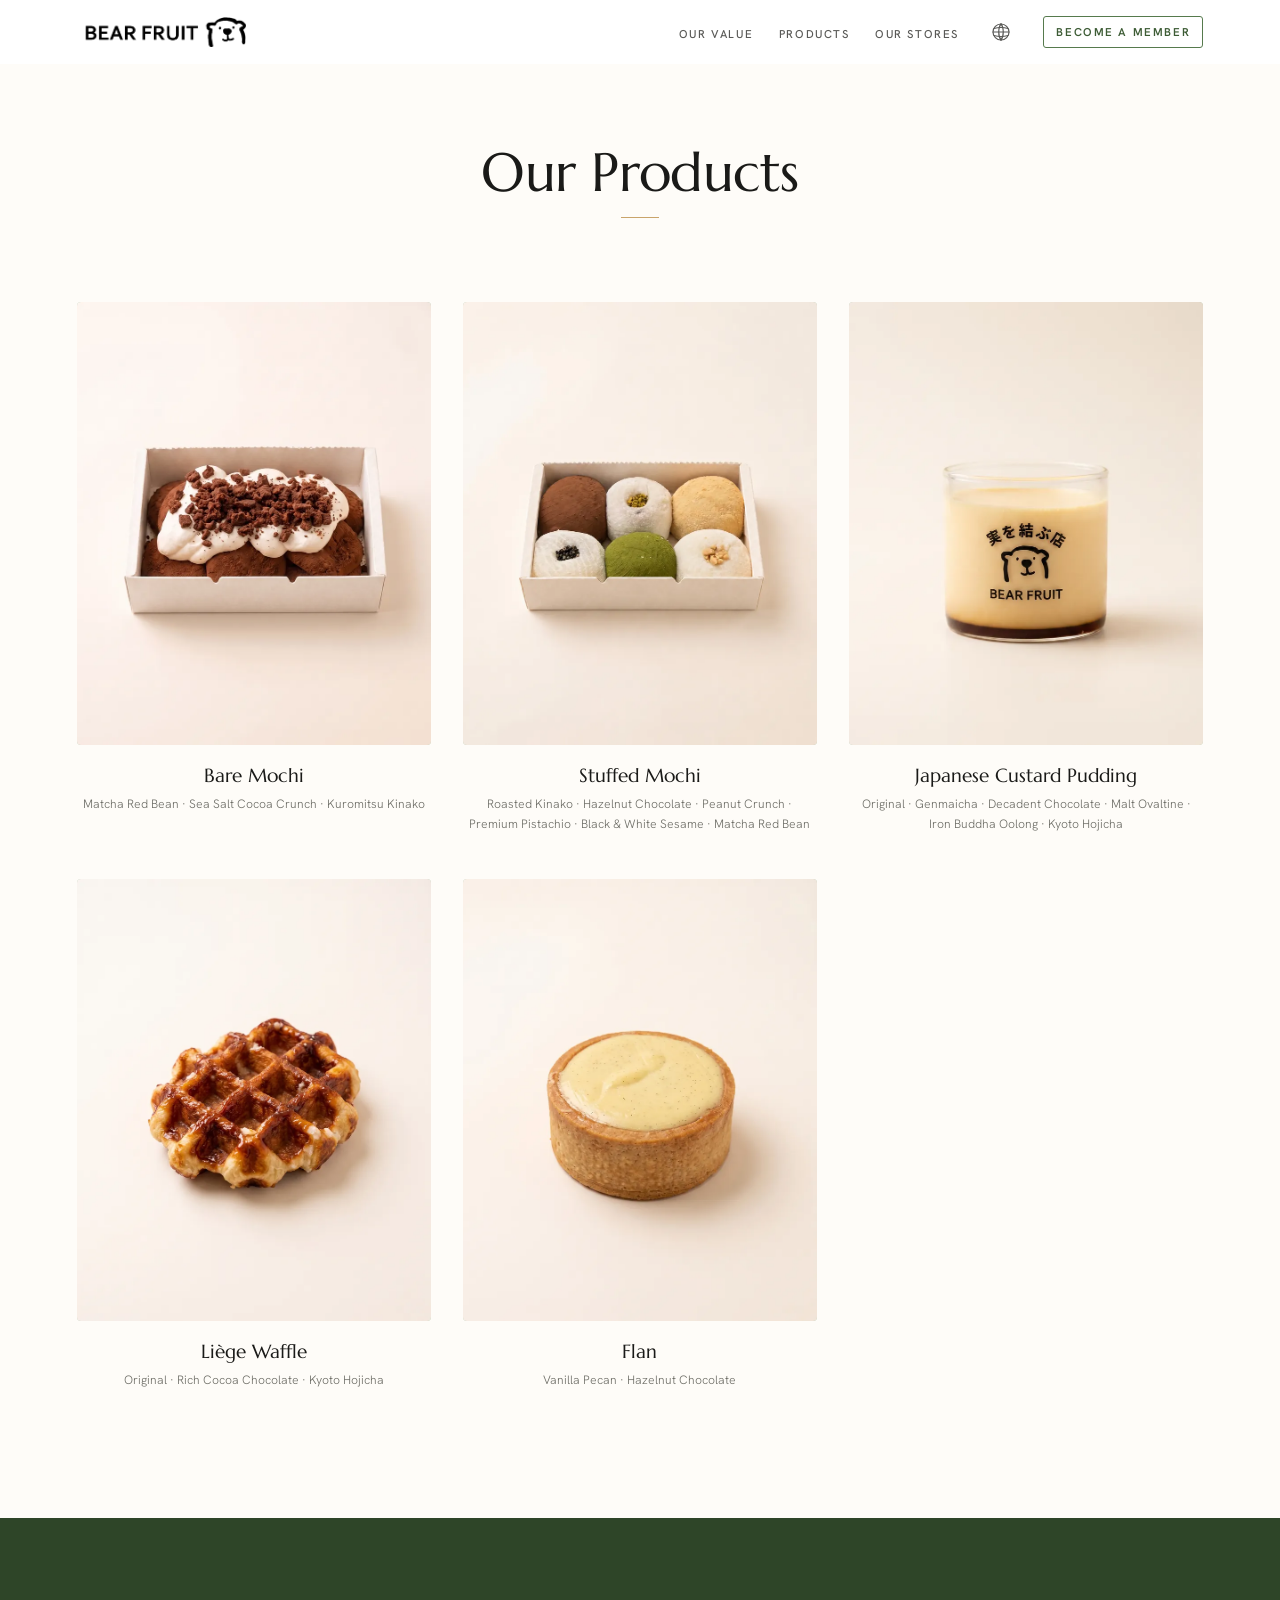
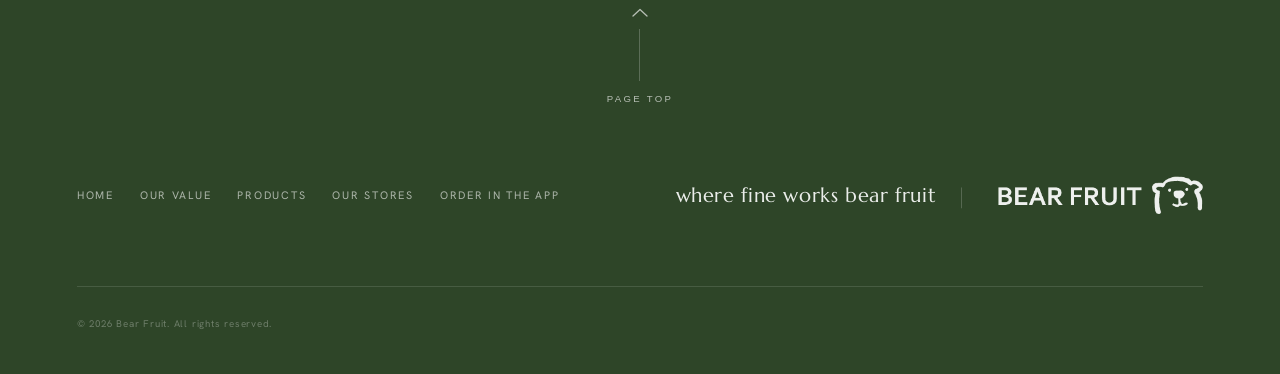
<file: product.html>
<!DOCTYPE html>
<html lang="en">
<head>
  <meta charset="UTF-8">
  <meta name="viewport" content="width=device-width, initial-scale=1.0">
  <!-- Every product shares this file and is selected by ?p=<slug>, so the static
       title/description/og below are the generic fallback a non-rendering scraper
       sees. The inline script at the foot of <body> rewrites them, plus the
       canonical, to the actual product once it knows the slug. -->
  <!-- Each product now has its own static page (bare-mochi.html, ...), built from the
       data below by .claude/tools/build-product-pages.mjs. Old ?p= links bounce there. -->
  <script>(function(){var a={'flan-tart':'flan'},k=['bare-mochi','stuffed-mochi','custard-pudding','liege-waffle','flan'],s=new URLSearchParams(location.search).get('p');s=a[s]||s;location.replace((k.indexOf(s)>-1?s:'products')+'.html');})();</script>
  <meta name="robots" content="noindex, follow">
  <title>Our Desserts — Bear Fruit 結菓</title>
  <meta name="description" content="Handcrafted mochi, puddings, waffles and flan from Bear Fruit 結菓 in Tai Wai, Hong Kong.">
  <script>if(localStorage.getItem('bf-lang')==='tc')document.documentElement.lang='zh-HK';</script>
  <link rel="icon" type="image/png" href="images/favicon.png">
  <link rel="icon" type="image/png" href="images/favicon-dark.png" media="(prefers-color-scheme: dark)">
  <link rel="apple-touch-icon" href="images/apple-touch-icon.png">
  <meta name="theme-color" content="#3D5C35">
  <link rel="preconnect" href="https://fonts.googleapis.com">
  <link rel="preconnect" href="https://fonts.gstatic.com" crossorigin>
  <link rel="stylesheet"
        href="https://fonts.googleapis.com/css2?family=Hanken+Grotesk:wght@300;400;500;600&family=Marcellus&family=Noto+Serif+TC:wght@300;400;500;600&display=swap">

  <!-- Social share card. Absolute URLs — scrapers ignore relative og paths.
       Deliberately NO static <link rel="canonical">: this file can't know the
       slug, and a query-less canonical would fold all five products onto one
       URL. The script injects the correct per-product canonical instead. -->
  <meta property="og:type" content="website">
  <meta property="og:title" content="Our Desserts — Bear Fruit 結菓">
  <meta property="og:description" content="Handcrafted mochi, puddings, waffles and flan from Bear Fruit 結菓 in Tai Wai, Hong Kong.">
  <meta property="og:url" content="https://hkbearfruit.com/products.html">
  <meta property="og:image" content="https://hkbearfruit.com/images/og-cover.jpg">
  <meta property="og:image:width" content="1200">
  <meta property="og:image:height" content="630">
  <meta property="og:locale" content="en_HK">
  <meta property="og:locale:alternate" content="zh_HK">
  <meta name="twitter:card" content="summary_large_image">

  <noscript>
    <style>.reveal, .img-reveal { opacity: 1 !important; transform: none !important; clip-path: none !important; }</style>
  </noscript>
  <link rel="stylesheet" href="assets/site.css">
</head>
<body>

  <nav class="nav" id="nav" aria-label="Main navigation">
    <a href="index.html#home" class="nav__logo-link" aria-label="Bear Fruit — home">
      <img class="nav__logo" src="images/Horizontal - Bear Fruit (white).png" alt="Bear Fruit 結菓">
    </a>
    <div class="nav__right">
      <ul class="nav__links" role="list">
        <li><a href="about.html"    data-en="Our Value" data-tc="品牌理念">Our Value</a></li>
        <li><a href="products.html" data-en="Products"  data-tc="產品">Products</a></li>
        <li><a href="stores.html" data-en="Our Stores" data-tc="門市位置">Our Stores</a></li>
      </ul>
      <button class="lang-toggle" id="langToggle" aria-label="Switch language">
        <svg xmlns="http://www.w3.org/2000/svg" width="20" height="20" viewBox="0 0 20 20"
             fill="none" stroke="currentColor" stroke-width="1.2" stroke-linecap="round">
          <circle cx="10" cy="10" r="8"/><path d="M10 2 C7 5.5 7 14.5 10 18"/><path d="M10 2 C13 5.5 13 14.5 10 18"/>
          <line x1="2" y1="10" x2="18" y2="10"/><path d="M3 6.5 Q10 4.5 17 6.5"/><path d="M3 13.5 Q10 15.5 17 13.5"/>
        </svg>
      </button>
      <a href="join.html" class="nav__order" data-en="Become a Member" data-tc="加入會員">Become a Member</a>
      <button class="nav__burger" id="navBurger" aria-label="Open menu" aria-expanded="false" aria-controls="mobileMenu">
        <span></span><span></span><span></span>
      </button>
    </div>
  </nav>

  <div class="mobile-menu" id="mobileMenu" aria-hidden="true">
    <a href="about.html"    data-en="Our Value" data-tc="品牌理念">Our Value</a>
    <a href="products.html" data-en="Products"  data-tc="產品">Products</a>
    <a href="stores.html" data-en="Our Stores" data-tc="門市位置">Our Stores</a>
    <a href="join.html" class="mobile-menu__order" data-en="Become a Member" data-tc="加入會員">Become a Member</a>
  </div>

  <!-- ══ HERO: photo + name + description ══ -->
  <section class="pd-hero" aria-label="Product">
    <div class="pd-hero__media" id="pdMedia">
      <div class="ph" aria-hidden="true"><span class="ph-label" id="phLabel">Product</span><span class="ph-spec" id="phSpec"></span></div>
    </div>
    <div class="pd-hero__info">
      <h1 class="pd-name" id="pdName">—<span class="pd-name-cjk" id="pdNameCjk"></span></h1>
      <div class="rule"></div>
      <p class="pd-desc" id="pdDesc"></p>
      <div class="pd-flavours" id="pdFlavours"></div>
    </div>
  </section>

  <!-- ══ PACKAGING (scroll down) ══ -->
  <section class="pd-pack" aria-label="Available packaging">
    <div class="pd-pack__inner">
      <div class="pd-pack__head">
        <h2 class="section-title reveal" data-en="Ways to enjoy" data-tc="購買選項">Ways to enjoy</h2>
      </div>
      <div class="pack-list reveal d1" id="pdPack"></div>
      <div class="reveal d2">
        <a href="https://bear-fruit-order-kiosk.web.app/join.html#order" data-app-download class="btn-solid"
           data-en="Order in the app" data-tc="使用會員 App 訂購" target="_blank" rel="noopener noreferrer">Order in the app</a>
      </div>
    </div>
  </section>

  <!-- ══ ALL PRODUCTS (scroll further down → back to catalogue) ══ -->
  <section class="pd-related" aria-label="All products">
    <div class="pd-related__head">
      <h2 class="section-title reveal" data-en="Explore all products" data-tc="探索所有產品">Explore all products</h2>
    </div>
    <div class="catalog__grid" id="pdAll"></div>
    <div style="margin-top: clamp(40px,6vw,72px)">
      <a href="products.html" class="text-link">
        <span data-en="View All Products" data-tc="查看全部產品">View All Products</span>
        <span aria-hidden="true">→</span>
      </a>
    </div>
  </section>

  <!-- ══ FOOTER ══ -->
  <footer class="footer" id="footer" aria-label="Site footer">
    <button class="footer__pagetop" id="toTop" aria-label="Scroll to top">
      <svg class="footer__pagetop-arrow" width="16" height="9" viewBox="0 0 16 9" fill="none"
           stroke="currentColor" stroke-width="1.3" stroke-linecap="round" stroke-linejoin="round">
        <path d="M1 8 L8 1.5 L15 8"/>
      </svg>
      <span class="footer__pagetop-line"></span>
      <span class="footer__pagetop-text">Page Top</span>
    </button>

    <div class="footer__bar">
      <nav class="footer__nav" aria-label="Footer navigation">
        <a href="index.html"         data-en="Home"       data-tc="主頁">Home</a>
        <a href="about.html"         data-en="Our Value"  data-tc="品牌理念">Our Value</a>
        <a href="products.html"      data-en="Products"   data-tc="產品">Products</a>
        <a href="stores.html" data-en="Our Stores" data-tc="門市位置">Our Stores</a>
        <a href="https://bear-fruit-order-kiosk.web.app/join.html#order" data-app-download data-en="Order in the app" data-tc="使用會員 App 訂購" target="_blank" rel="noopener noreferrer">Order in the app</a>
      </nav>

      <div class="footer__brand">
        <p class="footer__motto">
          <span class="lang-en">where fine works bear fruit</span>
          <span class="lang-tc">慢工細作　終成碩果</span>
        </p>
        <span class="footer__sep" aria-hidden="true">|</span>
        <a href="index.html#home" class="footer__logo-link" aria-label="Bear Fruit — home">
          <img class="footer__logo" src="images/Horizontal - Bear Fruit (white).png" alt="Bear Fruit 結菓">
        </a>
      </div>
    </div>

    <p class="footer__copy">
      <span class="lang-en">&copy; 2026 Bear Fruit. All rights reserved.</span>
      <span class="lang-tc">&copy; 2026 結菓。版權所有。</span>
    </p>
  </footer>

  <script src="assets/site.js"></script>

  <!-- Product data. Packaging prices verified against the ordering admin on 2026-07-15;
       custard-pudding "Any 6" raised to HK$210 on 2026-09-01 per owner. -->
  <script>
  const PRODUCTS = {
    'bare-mochi': {
      en:'Bare Mochi', tc:'裸麻糬',
      descEn:'Soft, pillowy milk mochi, finished with carefully paired drizzles and toppings.',
      descTc:'軟糯的牛奶麻糬，配以精心調配的淋醬與配料。',
      folder:'images/products/bare-mochi/',
      images:['images/products/bare-mochi/matcha-red-bean (12pcs) lid-off.webp','images/products/bare-mochi/sea-salt-cocoa-crunch (12pcs) lid-off.webp','images/products/bare-mochi/kuromitsu-kinako (12pcs) lid-off.webp'],
      flavoursEn:['Matcha Red Bean','Sea Salt Cocoa Crunch','Kuromitsu Kinako'],
      flavoursTc:['抹茶蜜紅豆','奶蓋濃可可','黑糖黃豆粉'],
      pack:[{en:'6-Piece Box',tc:'6 件裝',price:'HK$30–32',imgs:['images/products/bare-mochi/matcha-red-bean (6pcs).webp','images/products/bare-mochi/sea-salt-cocoa-crunch (6pcs).webp','images/products/bare-mochi/kuromitsu-kinako (6pcs).webp']},{en:'12-Piece Box',tc:'12 件裝',price:'HK$40–42',imgs:['images/products/bare-mochi/matcha-red-bean (12pcs).webp','images/products/bare-mochi/sea-salt-cocoa-crunch (12pcs).webp','images/products/bare-mochi/kuromitsu-kinako (12pcs).webp']}]
    },
    'stuffed-mochi': {
      en:'Stuffed Mochi', tc:'包餡麻糬',
      descEn:'Soft milk mochi wrapping a perfectly balanced filling. Available in six flavours.',
      descTc:'軟糯煙韌的牛奶麻糬，包裹著比例適中的內餡，備有六款口味。',
      imageVersion:'20261028',
      images:['images/products/stuffed-mochi/stuffed-mochi (6pcs) lid-off.webp?v=20261028'],
      flavoursEn:['Roasted Kinako','Hazelnut Chocolate','Peanut Crunch','Premium Pistachio','Black & White Sesame','Matcha Red Bean'],
      flavoursTc:['經典黃豆粉','榛子朱古力','花生糖不甩','特濃開心果','芝麻黑白配','抹茶蜜紅豆'],
      pack:[
        {en:'4-Piece Box',tc:'4 件裝',price:'HK$32',img:'images/products/stuffed-mochi/stuffed-mochi (4pcs).webp'},
        {en:'6-Piece Box',tc:'6 件裝',price:'HK$45',img:'images/products/stuffed-mochi/stuffed-mochi (6pcs).webp'}
      ]
    },
    'custard-pudding': {
      en:'Japanese Custard Pudding', tc:'日式布丁',
      descEn:'A silky-smooth pudding made with French cream, balanced by a touch of caramel.',
      descTc:'絲滑的日式布丁，以法國忌廉製成，配上焦糖平衡甜度。',
      folder:'images/products/custard-pudding/',
      images:['images/products/custard-pudding/original.webp','images/products/custard-pudding/genmaicha-aligned-20261122.webp','images/products/custard-pudding/decadent-chocolate-natural-20261028.webp','images/products/custard-pudding/malt-ovaltine.webp','images/products/custard-pudding/iron-buddha-oolong-natural-20261028.webp','images/products/custard-pudding/kyoto-hojicha-20261123.webp'],
      flavoursEn:['Original','Genmaicha','Decadent Chocolate','Malt Ovaltine','Iron Buddha Oolong','Kyoto Hojicha'],
      flavoursTc:['經典焦糖原味','京都玄米抹茶','醇厚朱古力','麥芽阿華田','炭焙鐵觀音','京都焙茶'],
      pack:[{en:'Single Cup',tc:'單杯',price:'HK$38',imgs:['images/products/custard-pudding/original.webp','images/products/custard-pudding/genmaicha-aligned-20261122.webp','images/products/custard-pudding/decadent-chocolate-natural-20261028.webp','images/products/custard-pudding/malt-ovaltine.webp','images/products/custard-pudding/iron-buddha-oolong-natural-20261028.webp','images/products/custard-pudding/kyoto-hojicha-20261123.webp']},{en:'Any 3 cups',tc:'任選三杯',memberPrice:105,originalPrice:114,img:'images/products/custard-pudding/any-3 bundle box.webp'},{en:'Any 6 cups',tc:'任選六杯',memberPrice:210,originalPrice:228,img:'images/products/custard-pudding/any-6 bundle box.webp'}]
    },
    'liege-waffle': {
      en:'Liège Waffle', tc:'列日窩夫',
      descEn:'A rich, buttery waffle with a caramelised pearl-sugar crust. A versatile everyday treat.',
      descTc:'散發濃郁牛油香，外層為焦糖珍珠糖脆殼，是百搭的日常甜點。',
      folder:'images/products/liege-waffle/',
      images:['images/products/liege-waffle/original.webp','images/products/liege-waffle/rich-cocoa-chocolate.webp','images/products/liege-waffle/kyoto-hojicha.webp'],
      flavoursEn:['Original','Rich Cocoa Chocolate','Kyoto Hojicha'],
      flavoursTc:['經典原味','香濃朱古力','京都焙茶'],
      pack:[{en:'Original',tc:'經典原味',price:'HK$20',img:'images/products/liege-waffle/original.webp'},{en:'Rich Cocoa Chocolate',tc:'香濃朱古力',price:'HK$22',img:'images/products/liege-waffle/rich-cocoa-chocolate.webp'},{en:'Kyoto Hojicha',tc:'京都焙茶',price:'HK$24',img:'images/products/liege-waffle/kyoto-hojicha.webp'}]
    },
    'flan': {
      en:'Flan', tc:'法式吉士撻',
      descEn:'A crisp crust filled with silky-smooth custard. Available in two flavours.',
      descTc:'鬆脆的撻皮，盛滿絲滑的吉士，備有兩款口味。',
      folder:'images/products/flan/',
      images:['images/products/flan/vanilla-pecan-flan.webp','images/products/flan/chocolate-hazelnut-flan.webp'],
      flavoursEn:['Vanilla Pecan','Hazelnut Chocolate'],
      flavoursTc:['雲呢拿碧根果','朱古力榛子'],
      pack:[
        {en:'Vanilla Pecan Flan',tc:'雲呢拿碧根果吉士撻',price:'HK$48',img:'images/products/flan/vanilla-pecan-flan.webp'},
        {en:'Hazelnut Chocolate Flan',tc:'朱古力榛子吉士撻',price:'HK$48',img:'images/products/flan/chocolate-hazelnut-flan.webp'}
      ]
    }
  };
  // The static page builder uses this same markup for member prices.
  function renderMemberPrice(item, bi) {
    const original = item.originalPrice;
    const comparison = original > item.memberPrice
      ? `
              <div class="member-price__comparison">
                ${bi('Original price', '原價')} <s>HK$${original}</s>
              </div>`
      : '';
    return `<div class="member-price">
              <div class="member-price__line">
                <span>${bi('Member price', '會員專享價')}</span>
                <strong>HK$${item.memberPrice}</strong>
              </div>${comparison}
            </div>`;
  }
  const ORDER = ['bare-mochi','stuffed-mochi','custard-pudding','liege-waffle','flan'];
  // Old links (and anything already indexed) still resolve after a rename
  const ALIASES = { 'flan-tart':'flan' };

  (function () {
    const raw = new URLSearchParams(location.search).get('p');
    const slug = ALIASES[raw] || raw;
    const key = PRODUCTS[slug] ? slug : 'bare-mochi';
    const p = PRODUCTS[key];
    const bi = (en, tc) => `<span class="lang-en">${en}</span><span class="lang-tc">${tc}</span>`;

    document.title = `${p.en} — Bear Fruit 結菓`;

    // Now that the slug is known, replace the generic <head> fallback with this
    // product's own metadata and point the canonical at the ?p= URL — otherwise
    // all five products look like one page. Googlebot runs this script; social
    // scrapers do NOT, so they keep the generic card from <head>.
    const canonical = `https://hkbearfruit.com/${key}.html`;
    let cEl = document.head.querySelector('link[rel="canonical"]');
    if (!cEl) {
      cEl = document.createElement('link');
      cEl.rel = 'canonical';
      document.head.appendChild(cEl);
    }
    cEl.href = canonical;

    const setMeta = (attr, key2, content) => {
      let el = document.head.querySelector(`meta[${attr}="${key2}"]`);
      if (!el) {
        el = document.createElement('meta');
        el.setAttribute(attr, key2);
        document.head.appendChild(el);
      }
      el.setAttribute('content', content);
    };
    setMeta('name', 'description', p.descEn);
    setMeta('property', 'og:title', `${p.en} ${p.tc} — Bear Fruit 結菓`);
    setMeta('property', 'og:description', p.descEn);
    setMeta('property', 'og:url', canonical);

    // Hero media
    const media = document.getElementById('pdMedia');
    document.getElementById('phLabel').textContent = p.en;
    document.getElementById('phSpec').textContent = p.folder || p.images[0];
    p.images.forEach((src, i) => {
      const img = document.createElement('img');
      img.className = 'pd-hero__img' + (i === 0 ? ' is-active' : '');
      img.src = src; img.alt = p.en; img.loading = 'eager';
      img.onerror = function () { this.remove(); };
      media.appendChild(img);
    });
    if (p.images.length > 1) media.setAttribute('data-rotate', '');

    // Name + description
    document.getElementById('pdName').innerHTML = p.en + `<span class="pd-name-cjk">${p.tc}</span>`;
    document.getElementById('pdDesc').innerHTML = bi(p.descEn, p.descTc);
    if (p.comingSoon) {
      const badge = document.createElement('span');
      badge.className = 'pd-badge';
      badge.innerHTML = bi('Coming Soon', '即將推出');
      document.getElementById('pdName').insertAdjacentElement('afterend', badge);
    }

    // Flavours (if any)
    const fl = document.getElementById('pdFlavours');
    if (p.flavoursEn) {
      p.flavoursEn.forEach((f, i) => {
        const s = document.createElement('span');
        s.className = 'pd-flavour';
        s.innerHTML = bi(f, p.flavoursTc[i]);
        fl.appendChild(s);
      });
    }

    // Packaging (each option has its own photo slot). With nothing to list —
    // not launched, or sizes/pricing not confirmed yet — show a note instead.
    const pack = document.getElementById('pdPack');
    const note = p.comingSoon
      ? bi('This product is coming soon — stay tuned.', '此產品即將推出，敬請期待。')
      : !p.pack.length
        ? bi('For sizes and prices, ask in store or check the membership app.', '尺寸及價格請於門市或會員 App 查詢。')
        : null;
    if (note) {
      pack.innerHTML = `<p class="pd-note">${note}</p>`;
      if (p.comingSoon) {
        const btn = document.querySelector('.pd-pack .btn-solid');
        if (btn) btn.style.display = 'none';
      }
    } else {
      p.pack.forEach((item, i) => {
        let media;
        if (item.imgs) {
          // rotating set of photos (cross-fade), e.g. the flavour shots
          const imgs = item.imgs.map((s, j) =>
            `<img class="${j === 0 ? 'is-active' : ''}" src="${s}" alt="${item.en}" loading="lazy" onerror="this.remove()">`).join('');
          media = `<div class="pack-item__media pack-item__slideshow" data-rotate>
                     <div class="ph" aria-hidden="true"><span class="ph-label">${item.en}</span></div>${imgs}
                   </div>`;
        } else {
          const src = item.img || ('images/products/packaging/' + key + '-' + (i + 1) + '.webp');
          media = `<div class="pack-item__media">
                     <div class="ph" aria-hidden="true"><span class="ph-label">${item.en}</span></div>
                     <img src="${src}" alt="${item.en}" loading="lazy" onerror="this.remove()">
                   </div>`;
        }
        const row = document.createElement('div');
        row.className = 'pack-item';
        row.innerHTML = media +
          `<div class="pack-item__row">
             <span class="pack-item__name">${bi(item.en, item.tc)}</span>
             ${item.memberPrice == null ? `<span class="pack-item__price">${item.price}</span>` : renderMemberPrice(item, bi)}
           </div>`;
        pack.appendChild(row);
      });
    }

    // All products grid (bottom → back to the catalogue)
    const all = document.getElementById('pdAll');
    ORDER.forEach(k => {
      const q = PRODUCTS[k];
      const a = document.createElement('a');
      a.className = 'pcard reveal';
      a.href = k + '.html';
      a.innerHTML =
        `<div class="pcard__media">
           ${q.comingSoon ? `<span class="pcard__badge">${bi('Coming Soon','即將推出')}</span>` : ''}
           <div class="ph" aria-hidden="true"><span class="ph-label">${q.en}</span></div>
           <img class="pcard__img" src="${q.images[0]}" alt="${q.en}" loading="lazy" onerror="this.remove()">
         </div>
         <div class="pcard__body"><h3 class="pcard__name">${bi(q.en, q.tc)}</h3></div>`;
      all.appendChild(a);
    });

    // Re-apply language + start rotators for the freshly injected content
    if (window.bfSetLang) window.bfSetLang(window.bfLang());
    if (window.bfStartRotators) window.bfStartRotators();
  })();
  </script>
</body>
</html>
</file>
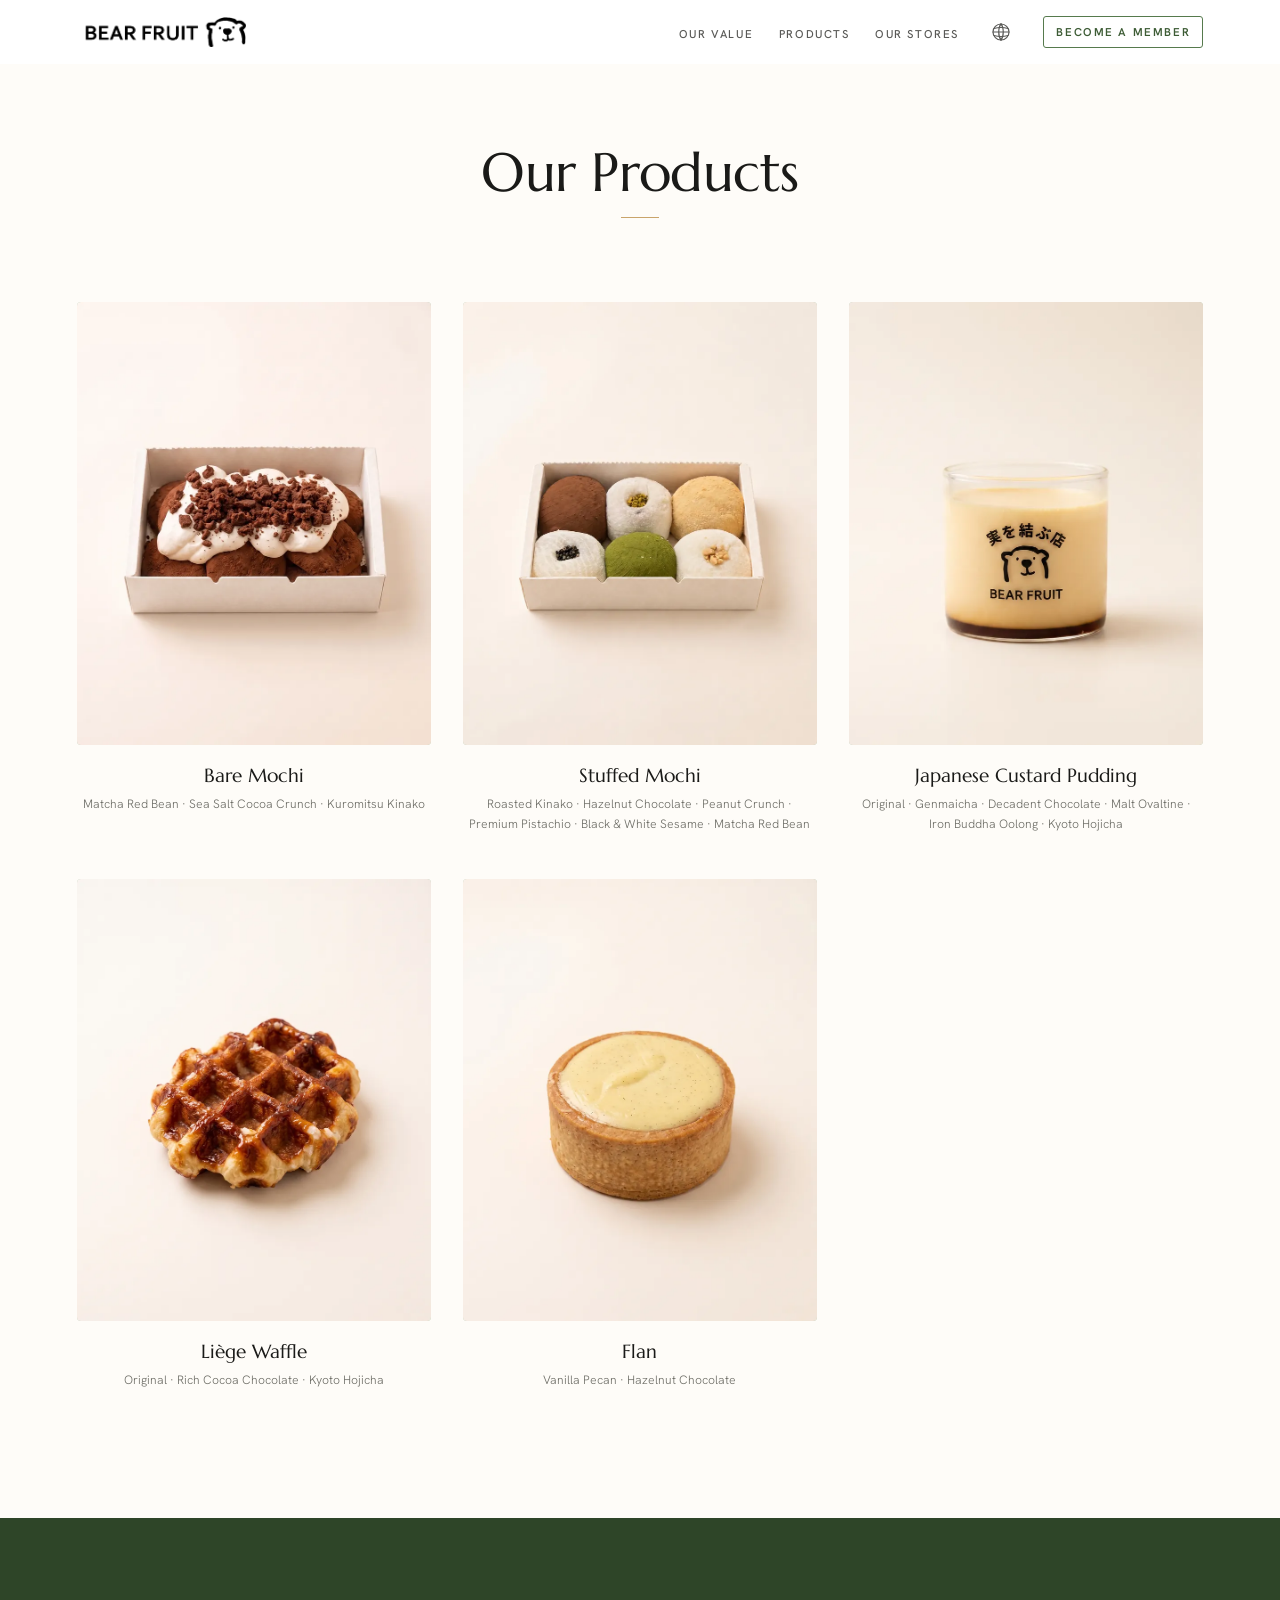
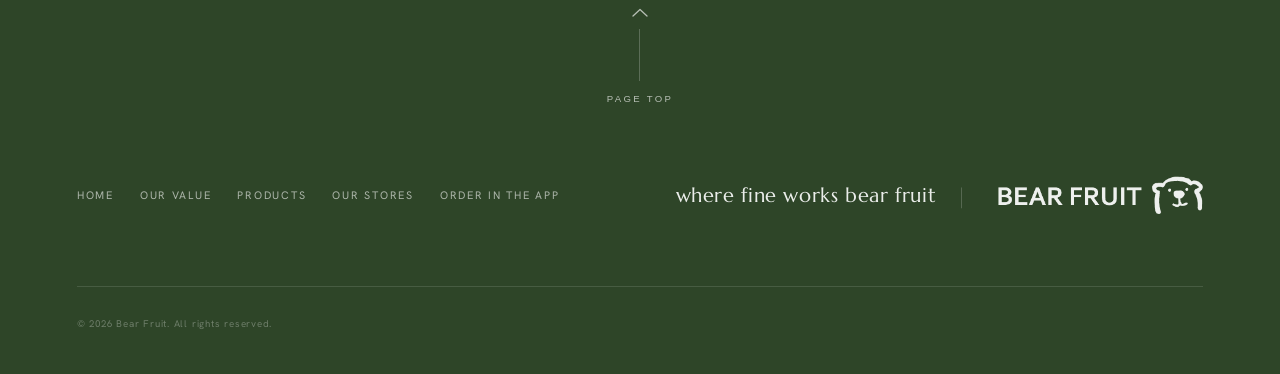
<file: products.html>
<!DOCTYPE html>
<html lang="en">
<head>
  <meta charset="UTF-8">
  <meta name="viewport" content="width=device-width, initial-scale=1.0">
  <title>Products 產品 — 麻糬・日式布丁・窩夫・吉士撻｜Bear Fruit 結菓</title>
  <meta name="description" content="Bear Fruit 結菓 全部產品：裸麻糬、包餡麻糬、日式布丁、列日窩夫、法式吉士撻，大圍圍方有售。All products — bare mochi, stuffed mochi, Japanese custard pudding, Liège waffle and flan.">
  <link rel="canonical" href="https://hkbearfruit.com/products.html">
  <script>if(localStorage.getItem('bf-lang')==='tc')document.documentElement.lang='zh-HK';</script>
  <link rel="icon" type="image/png" href="images/favicon.png">
  <link rel="icon" type="image/png" href="images/favicon-dark.png" media="(prefers-color-scheme: dark)">
  <link rel="apple-touch-icon" href="images/apple-touch-icon.png">
  <meta name="theme-color" content="#3D5C35">
  <link rel="preconnect" href="https://fonts.googleapis.com">
  <link rel="preconnect" href="https://fonts.gstatic.com" crossorigin>
  <link rel="stylesheet"
        href="https://fonts.googleapis.com/css2?family=Hanken+Grotesk:wght@300;400;500;600&family=Marcellus&family=Noto+Serif+TC:wght@300;400;500;600&display=swap">

  <!-- Social share card. Absolute URLs — scrapers ignore relative og paths. -->
  <meta property="og:type" content="website">
  <meta property="og:title" content="Products — Bear Fruit 結菓">
  <meta property="og:description" content="Bare mochi, stuffed mochi, custard pudding, Liège waffle and flan — handcrafted in Tai Wai, Hong Kong.">
  <meta property="og:url" content="https://hkbearfruit.com/products.html">
  <meta property="og:image" content="https://hkbearfruit.com/images/og-cover.jpg">
  <meta property="og:image:width" content="1200">
  <meta property="og:image:height" content="630">
  <meta property="og:locale" content="en_HK">
  <meta property="og:locale:alternate" content="zh_HK">
  <meta name="twitter:card" content="summary_large_image">

  <noscript>
    <style>.reveal, .img-reveal { opacity: 1 !important; transform: none !important; clip-path: none !important; }</style>
  </noscript>
  <link rel="stylesheet" href="assets/site.css">
</head>
<body>

  <nav class="nav" id="nav" aria-label="Main navigation">
    <a href="index.html#home" class="nav__logo-link" aria-label="Bear Fruit — home">
      <img class="nav__logo" src="images/Horizontal - Bear Fruit (white).png" alt="Bear Fruit 結菓">
    </a>
    <div class="nav__right">
      <ul class="nav__links" role="list">
        <li><a href="about.html"    data-en="Our Value" data-tc="品牌理念">Our Value</a></li>
        <li><a href="products.html" data-en="Products"  data-tc="產品">Products</a></li>
        <li><a href="stores.html" data-en="Our Stores" data-tc="門市位置">Our Stores</a></li>
      </ul>
      <button class="lang-toggle" id="langToggle" aria-label="Switch language">
        <svg xmlns="http://www.w3.org/2000/svg" width="20" height="20" viewBox="0 0 20 20"
             fill="none" stroke="currentColor" stroke-width="1.2" stroke-linecap="round">
          <circle cx="10" cy="10" r="8"/><path d="M10 2 C7 5.5 7 14.5 10 18"/><path d="M10 2 C13 5.5 13 14.5 10 18"/>
          <line x1="2" y1="10" x2="18" y2="10"/><path d="M3 6.5 Q10 4.5 17 6.5"/><path d="M3 13.5 Q10 15.5 17 13.5"/>
        </svg>
      </button>
      <a href="join.html" class="nav__order" data-en="Become a Member" data-tc="加入會員">Become a Member</a>
      <button class="nav__burger" id="navBurger" aria-label="Open menu" aria-expanded="false" aria-controls="mobileMenu">
        <span></span><span></span><span></span>
      </button>
    </div>
  </nav>

  <div class="mobile-menu" id="mobileMenu" aria-hidden="true">
    <a href="about.html"    data-en="Our Value" data-tc="品牌理念">Our Value</a>
    <a href="products.html" data-en="Products"  data-tc="產品">Products</a>
    <a href="stores.html" data-en="Our Stores" data-tc="門市位置">Our Stores</a>
    <a href="join.html" class="mobile-menu__order" data-en="Become a Member" data-tc="加入會員">Become a Member</a>
  </div>

  <!-- ══ PRODUCT LISTING ══ -->
  <main class="catalog">
    <div class="catalog__head">
      <h1 class="section-title reveal" data-en="Our Products" data-tc="產品一覽">Our Products</h1>
      <div class="rule reveal d1"></div>
    </div>

    <div class="catalog__grid">

      <a class="pcard reveal" href="bare-mochi.html">
        <div class="pcard__media">
          <div class="ph" aria-hidden="true"><span class="ph-label">Bare Mochi</span><span class="ph-spec">images/products/bare-mochi/</span></div>
          <img class="pcard__img" src="images/products/cards/bare-mochi.webp" alt="Bare Mochi" loading="lazy" onerror="this.remove()">
        </div>
        <div class="pcard__body">
          <h2 class="pcard__name"><span class="lang-en">Bare Mochi</span><span class="lang-tc">裸麻糬</span></h2>
          <span class="pcard__desc"><span class="lang-en">Matcha Red Bean · Sea Salt Cocoa Crunch · Kuromitsu Kinako</span><span class="lang-tc">抹茶蜜紅豆・奶蓋濃可可・黑糖黃豆粉</span></span>        </div>
      </a>

      <a class="pcard reveal d1" href="stuffed-mochi.html">
        <div class="pcard__media">
          <div class="ph" aria-hidden="true"><span class="ph-label">Stuffed Mochi</span><span class="ph-spec">images/products/stuffed-mochi/</span></div>
          <img class="pcard__img" src="images/products/cards/stuffed-mochi.webp?v=20261028" alt="Stuffed Mochi" loading="lazy" onerror="this.remove()">
        </div>
        <div class="pcard__body">
          <h2 class="pcard__name"><span class="lang-en">Stuffed Mochi</span><span class="lang-tc">包餡麻糬</span></h2>
          <span class="pcard__desc"><span class="lang-en">Roasted Kinako · Hazelnut Chocolate · Peanut Crunch · Premium Pistachio · Black &amp; White Sesame · Matcha Red Bean</span><span class="lang-tc">經典黃豆粉・榛子朱古力・花生糖不甩・特濃開心果・芝麻黑白配・抹茶蜜紅豆</span></span>        </div>
      </a>

      <a class="pcard reveal d2" href="custard-pudding.html">
        <div class="pcard__media">
          <div class="ph" aria-hidden="true"><span class="ph-label">Custard Pudding</span><span class="ph-spec">images/products/custard-pudding/</span></div>
          <img class="pcard__img" src="images/products/cards/custard-pudding.webp" alt="Japanese Custard Pudding" loading="lazy" onerror="this.remove()">
        </div>
        <div class="pcard__body">
          <h2 class="pcard__name"><span class="lang-en">Japanese Custard Pudding</span><span class="lang-tc">日式布丁</span></h2>
          <span class="pcard__desc"><span class="lang-en">Original · Genmaicha · Decadent Chocolate · Malt Ovaltine · Iron Buddha Oolong · Kyoto Hojicha</span><span class="lang-tc">經典焦糖原味・京都玄米抹茶・醇厚朱古力・麥芽阿華田・炭焙鐵觀音・京都焙茶</span></span>        </div>
      </a>

      <a class="pcard reveal" href="liege-waffle.html">
        <div class="pcard__media">
          <div class="ph" aria-hidden="true"><span class="ph-label">Liège Waffle</span><span class="ph-spec">images/products/liege-waffle/</span></div>
          <img class="pcard__img" src="images/products/cards/liege-waffle.webp" alt="Liège Waffle" loading="lazy" onerror="this.remove()">
        </div>
        <div class="pcard__body">
          <h2 class="pcard__name"><span class="lang-en">Liège Waffle</span><span class="lang-tc">列日窩夫</span></h2>
          <span class="pcard__desc"><span class="lang-en">Original · Rich Cocoa Chocolate · Kyoto Hojicha</span><span class="lang-tc">經典原味・香濃朱古力・京都焙茶</span></span>        </div>
      </a>

      <a class="pcard reveal d1" href="flan.html">
        <div class="pcard__media">
          <div class="ph" aria-hidden="true"><span class="ph-label">Flan</span><span class="ph-spec">images/products/flan/</span></div>
          <img class="pcard__img" src="images/products/cards/flan.webp" alt="Flan" loading="lazy" onerror="this.remove()">
        </div>
        <div class="pcard__body">
          <h2 class="pcard__name"><span class="lang-en">Flan</span><span class="lang-tc">法式吉士撻</span></h2>
          <span class="pcard__desc"><span class="lang-en">Vanilla Pecan · Hazelnut Chocolate</span><span class="lang-tc">雲呢拿碧根果・朱古力榛子</span></span>
        </div>
      </a>

    </div>
  </main>

  <!-- ══ FOOTER ══ -->
  <footer class="footer" id="footer" aria-label="Site footer">
    <button class="footer__pagetop" id="toTop" aria-label="Scroll to top">
      <svg class="footer__pagetop-arrow" width="16" height="9" viewBox="0 0 16 9" fill="none"
           stroke="currentColor" stroke-width="1.3" stroke-linecap="round" stroke-linejoin="round">
        <path d="M1 8 L8 1.5 L15 8"/>
      </svg>
      <span class="footer__pagetop-line"></span>
      <span class="footer__pagetop-text">Page Top</span>
    </button>

    <div class="footer__bar">
      <nav class="footer__nav" aria-label="Footer navigation">
        <a href="index.html"         data-en="Home"       data-tc="主頁">Home</a>
        <a href="about.html"         data-en="Our Value"  data-tc="品牌理念">Our Value</a>
        <a href="products.html"      data-en="Products"   data-tc="產品">Products</a>
        <a href="stores.html" data-en="Our Stores" data-tc="門市位置">Our Stores</a>
        <a href="https://bear-fruit-order-kiosk.web.app/join.html#order" data-app-download data-en="Order in the app" data-tc="使用會員 App 訂購" target="_blank" rel="noopener noreferrer">Order in the app</a>
      </nav>

      <div class="footer__brand">
        <p class="footer__motto">
          <span class="lang-en">where fine works bear fruit</span>
          <span class="lang-tc">慢工細作　終成碩果</span>
        </p>
        <span class="footer__sep" aria-hidden="true">|</span>
        <a href="index.html#home" class="footer__logo-link" aria-label="Bear Fruit — home">
          <img class="footer__logo" src="images/Horizontal - Bear Fruit (white).png" alt="Bear Fruit 結菓">
        </a>
      </div>
    </div>

    <p class="footer__copy">
      <span class="lang-en">&copy; 2026 Bear Fruit. All rights reserved.</span>
      <span class="lang-tc">&copy; 2026 結菓。版權所有。</span>
    </p>
  </footer>

  <script src="assets/site.js"></script>
</body>
</html>
</file>
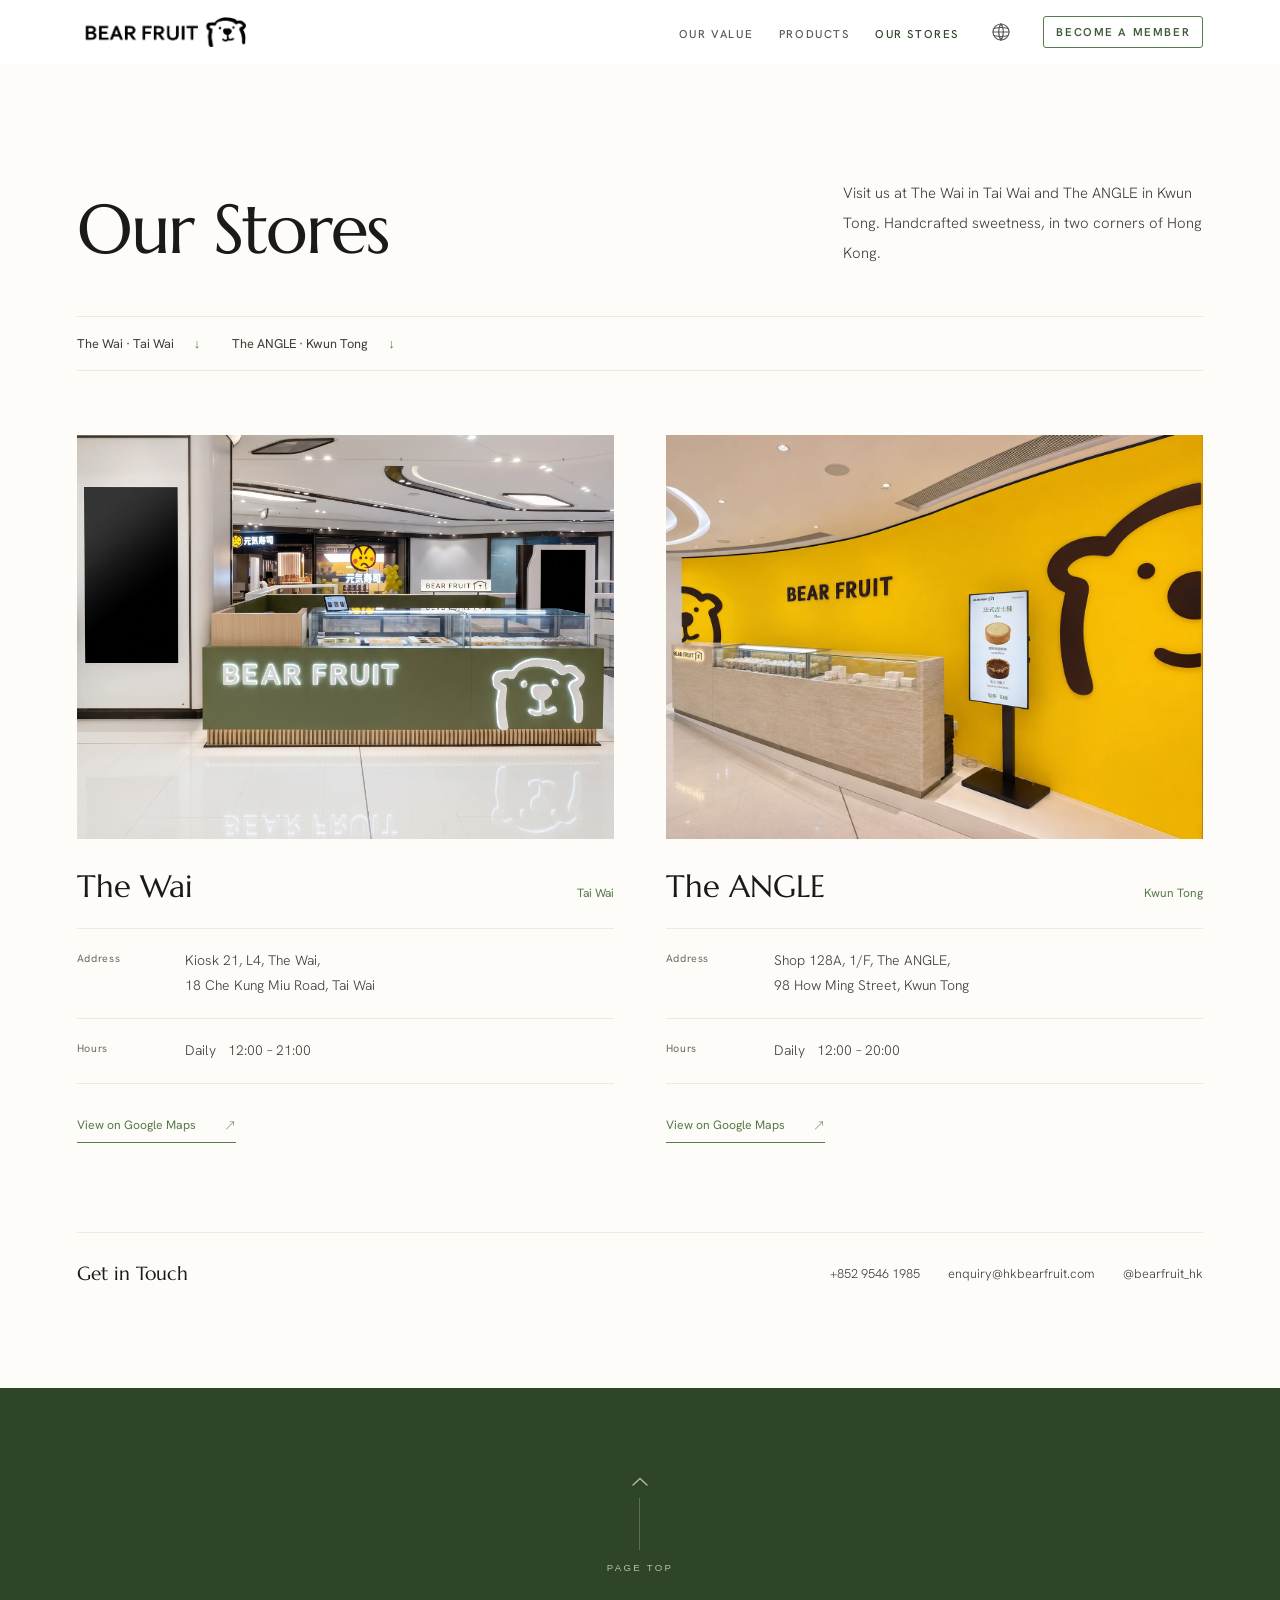
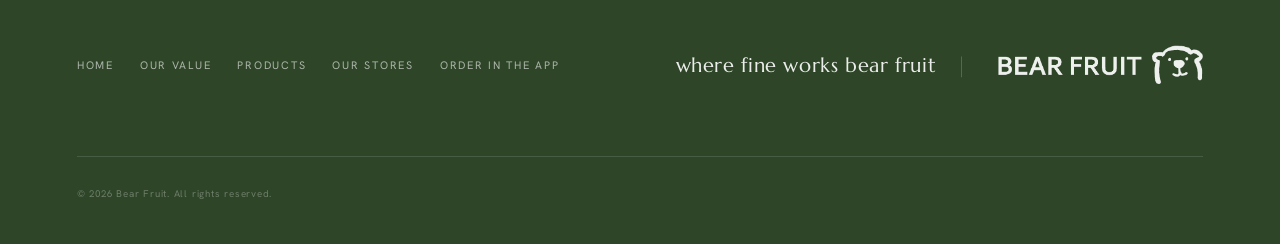
<file: stores.html>
<!DOCTYPE html>
<html lang="en">
<head>
  <meta charset="UTF-8">
  <meta name="viewport" content="width=device-width, initial-scale=1.0">
  <title>Our Stores 門市位置 — Bear Fruit 結菓</title>
  <meta name="description" content="結菓兩間手作甜品店：大圍圍方及觀塘 The ANGLE。查看地址、營業時間及地圖。Visit Bear Fruit at The Wai, Tai Wai, and The ANGLE, Kwun Tong. Addresses, opening hours and maps.">
  <link rel="canonical" href="https://hkbearfruit.com/stores.html">
  <script>if(localStorage.getItem('bf-lang')==='tc')document.documentElement.lang='zh-HK';</script>
  <link rel="icon" type="image/png" href="images/favicon.png">
  <link rel="icon" type="image/png" href="images/favicon-dark.png" media="(prefers-color-scheme: dark)">
  <link rel="apple-touch-icon" href="images/apple-touch-icon.png">
  <meta name="theme-color" content="#3D5C35">
  <link rel="preconnect" href="https://fonts.googleapis.com">
  <link rel="preconnect" href="https://fonts.gstatic.com" crossorigin>
  <link rel="stylesheet"
        href="https://fonts.googleapis.com/css2?family=Hanken+Grotesk:wght@300;400;500;600&family=Marcellus&family=Noto+Serif+TC:wght@300;400;500;600&display=swap">

  <!-- Social share card. Absolute URLs — scrapers ignore relative og paths. -->
  <meta property="og:type" content="website">
  <meta property="og:title" content="Our Stores — Bear Fruit 結菓">
  <meta property="og:description" content="Find our two stores at The Wai, Tai Wai, and The ANGLE, Kwun Tong. 地址、營業時間及地圖。">
  <meta property="og:url" content="https://hkbearfruit.com/stores.html">
  <meta property="og:image" content="https://hkbearfruit.com/images/og-cover.jpg">
  <meta property="og:image:width" content="1200">
  <meta property="og:image:height" content="630">
  <meta property="og:locale" content="en_HK">
  <meta property="og:locale:alternate" content="zh_HK">
  <meta name="twitter:card" content="summary_large_image">

  <noscript>
    <style>.reveal, .img-reveal { opacity: 1 !important; transform: none !important; clip-path: none !important; }</style>
  </noscript>
  <link rel="stylesheet" href="assets/site.css">
  <link rel="stylesheet" href="assets/stores.css">
  <script type="application/ld+json">
{
  "@context": "https://schema.org",
  "@graph": [
    {
      "@type": "Organization",
      "@id": "https://hkbearfruit.com/#organization",
      "name": "Bear Fruit 結菓",
      "url": "https://hkbearfruit.com/",
      "sameAs": [
        "https://instagram.com/bearfruit_hk"
      ],
      "location": [
        {
          "@id": "https://hkbearfruit.com/#store-wai"
        },
        {
          "@id": "https://hkbearfruit.com/#store-angle"
        }
      ]
    },
    {
      "@type": "Bakery",
      "name": "Bear Fruit 結菓 — The Wai 圍方店",
      "image": "https://hkbearfruit.com/images/shop/shop-1.webp",
      "description": "Handcrafted mochi, Japanese custard pudding, Liège waffles and flan at The Wai, Tai Wai, Hong Kong. 大圍圍方手作甜品：麻糬、日式布丁、列日窩夫、法式吉士撻。",
      "servesCuisine": "Dessert",
      "priceRange": "$$",
      "telephone": "+852-9546-1985",
      "email": "enquiry@hkbearfruit.com",
      "url": "https://hkbearfruit.com/stores.html#store-wai",
      "address": {
        "@type": "PostalAddress",
        "streetAddress": "Kiosk 21, L4, The Wai, 18 Che Kung Miu Road",
        "addressLocality": "Tai Wai",
        "addressRegion": "New Territories",
        "addressCountry": "HK"
      },
      "openingHoursSpecification": {
        "@type": "OpeningHoursSpecification",
        "dayOfWeek": [
          "Monday",
          "Tuesday",
          "Wednesday",
          "Thursday",
          "Friday",
          "Saturday",
          "Sunday"
        ],
        "opens": "12:00",
        "closes": "21:00"
      },
      "sameAs": [
        "https://instagram.com/bearfruit_hk"
      ],
      "@id": "https://hkbearfruit.com/#store-wai",
      "parentOrganization": {
        "@id": "https://hkbearfruit.com/#organization"
      }
    },
    {
      "@type": "Bakery",
      "name": "Bear Fruit 結菓 — The ANGLE 店",
      "image": "https://hkbearfruit.com/images/shop/the-angle-store-20261110-v2.webp",
      "description": "Handcrafted desserts at The ANGLE, Kwun Tong, Hong Kong. 觀塘 The ANGLE 手作甜品店。",
      "servesCuisine": "Dessert",
      "priceRange": "$$",
      "telephone": "+852-9546-1985",
      "email": "enquiry@hkbearfruit.com",
      "url": "https://hkbearfruit.com/stores.html#store-angle",
      "address": {
        "@type": "PostalAddress",
        "streetAddress": "Shop 128A, 1/F, The ANGLE, 98 How Ming Street",
        "addressLocality": "Kwun Tong",
        "addressRegion": "Kowloon",
        "addressCountry": "HK"
      },
      "openingHoursSpecification": {
        "@type": "OpeningHoursSpecification",
        "dayOfWeek": [
          "Monday",
          "Tuesday",
          "Wednesday",
          "Thursday",
          "Friday",
          "Saturday",
          "Sunday"
        ],
        "opens": "12:00",
        "closes": "20:00"
      },
      "sameAs": [
        "https://instagram.com/bearfruit_hk"
      ],
      "@id": "https://hkbearfruit.com/#store-angle",
      "parentOrganization": {
        "@id": "https://hkbearfruit.com/#organization"
      }
    }
  ]
}
  </script>
</head>
<body>
  <nav class="nav" id="nav" aria-label="Main navigation">
    <a href="index.html#home" class="nav__logo-link" aria-label="Bear Fruit — home">
      <img class="nav__logo" src="images/Horizontal - Bear Fruit (white).png" alt="Bear Fruit 結菓">
    </a>
    <div class="nav__right">
      <ul class="nav__links" role="list">
        <li><a href="about.html"    data-en="Our Value" data-tc="品牌理念">Our Value</a></li>
        <li><a href="products.html" data-en="Products"  data-tc="產品">Products</a></li>
        <li><a href="stores.html" aria-current="page" data-en="Our Stores" data-tc="門市位置">Our Stores</a></li>
      </ul>
      <button class="lang-toggle" id="langToggle" aria-label="Switch language">
        <svg xmlns="http://www.w3.org/2000/svg" width="20" height="20" viewBox="0 0 20 20"
             fill="none" stroke="currentColor" stroke-width="1.2" stroke-linecap="round">
          <circle cx="10" cy="10" r="8"/><path d="M10 2 C7 5.5 7 14.5 10 18"/><path d="M10 2 C13 5.5 13 14.5 10 18"/>
          <line x1="2" y1="10" x2="18" y2="10"/><path d="M3 6.5 Q10 4.5 17 6.5"/><path d="M3 13.5 Q10 15.5 17 13.5"/>
        </svg>
      </button>
      <a href="join.html" class="nav__order" data-en="Become a Member" data-tc="加入會員">Become a Member</a>
      <button class="nav__burger" id="navBurger" aria-label="Open menu" aria-expanded="false" aria-controls="mobileMenu">
        <span></span><span></span><span></span>
      </button>
    </div>
  </nav>

  <div class="mobile-menu" id="mobileMenu" aria-hidden="true">
    <a href="about.html"    data-en="Our Value" data-tc="品牌理念">Our Value</a>
    <a href="products.html" data-en="Products"  data-tc="產品">Products</a>
    <a href="stores.html" aria-current="page" data-en="Our Stores" data-tc="門市位置">Our Stores</a>
    <a href="join.html" class="mobile-menu__order" data-en="Become a Member" data-tc="加入會員">Become a Member</a>
  </div>

  <main class="stores-main" id="main">
    <header class="stores-head">
      <h1 class="stores-title reveal" data-en="Our Stores" data-tc="門市位置">Our Stores</h1>
      <p class="stores-intro reveal d1" data-en="Visit us at The Wai in Tai Wai and The ANGLE in Kwun Tong. Handcrafted sweetness, in two corners of Hong Kong."
         data-tc="歡迎蒞臨大圍圍方及觀塘 The ANGLE，品嚐我們的手作甜品。">Visit us at The Wai in Tai Wai and The ANGLE in Kwun Tong. Handcrafted sweetness, in two corners of Hong Kong.</p>
    </header>
    <nav class="stores-jump" aria-label="Store directory">
      <a href="#store-wai"><span data-en="The Wai · Tai Wai" data-tc="圍方 · 大圍">The Wai · Tai Wai</span><span aria-hidden="true">↓</span></a>
      <a href="#store-angle"><span data-en="The ANGLE · Kwun Tong" data-tc="The ANGLE · 觀塘">The ANGLE · Kwun Tong</span><span aria-hidden="true">↓</span></a>
    </nav>
    <div class="stores-list">
      <article class="store" id="store-wai" aria-labelledby="store-wai-name">
        <div class="store-photo store-photo--wai">
          <img src="images/shop/shop-1.webp" alt="Bear Fruit — The Wai storefront" width="1856" height="2304" loading="lazy">
        </div>
        <div class="store-heading reveal">
          <h2 class="store-name" id="store-wai-name" data-en="The Wai" data-tc="圍方店">The Wai</h2>
          <span class="store-district" data-en="Tai Wai" data-tc="大圍">Tai Wai</span>
        </div>
        <dl class="store-details reveal d1">
          <div>
            <dt data-en="Address" data-tc="地址">Address</dt>
            <dd><address><span class="lang-en">Kiosk 21, L4, The Wai,<br>18 Che Kung Miu Road, Tai Wai</span><span class="lang-tc">新界大圍車公廟路18號<br>圍方4樓 Kiosk 21</span></address></dd>
          </div>
          <div>
            <dt data-en="Hours" data-tc="營業時間">Hours</dt>
            <dd><span data-en="Daily" data-tc="每日">Daily</span> &nbsp; 12:00 – 21:00</dd>
          </div>
        </dl>
        <a class="store-map reveal d2" href="https://www.google.com/maps/search/?api=1&amp;query=The+Wai+Tai+Wai" target="_blank" rel="noopener noreferrer">
          <span data-en="View on Google Maps" data-tc="在 Google 地圖查看">View on Google Maps</span><span aria-hidden="true">↗</span>
        </a>
      </article>

      <article class="store" id="store-angle" aria-labelledby="store-angle-name">
        <div class="store-photo store-photo--angle">
          <img src="images/shop/the-angle-store-20261110-v2.webp" alt="Bear Fruit — The ANGLE storefront" width="1448" height="1086" loading="lazy">
        </div>
        <div class="store-heading reveal">
          <h2 class="store-name" id="store-angle-name" data-en="The ANGLE" data-tc="The ANGLE 店">The ANGLE</h2>
          <span class="store-district" data-en="Kwun Tong" data-tc="觀塘">Kwun Tong</span>
        </div>
        <dl class="store-details reveal d1">
          <div>
            <dt data-en="Address" data-tc="地址">Address</dt>
            <dd><address><span class="lang-en">Shop 128A, 1/F, The ANGLE,<br>98 How Ming Street, Kwun Tong</span><span class="lang-tc">觀塘巧明街98號 The ANGLE<br>1樓128A號舖</span></address></dd>
          </div>
          <div>
            <dt data-en="Hours" data-tc="營業時間">Hours</dt>
            <dd><span data-en="Daily" data-tc="每日">Daily</span> &nbsp; 12:00 – 20:00</dd>
          </div>
        </dl>
        <a class="store-map reveal d2" href="https://www.google.com/maps/search/?api=1&amp;query=The+ANGLE+98+How+Ming+Street+Kwun+Tong" target="_blank" rel="noopener noreferrer">
          <span data-en="View on Google Maps" data-tc="在 Google 地圖查看">View on Google Maps</span><span aria-hidden="true">↗</span>
        </a>
      </article>
    </div>
    <section class="stores-contact" id="contact" aria-labelledby="contact-title">
      <h2 id="contact-title" data-en="Get in Touch" data-tc="聯絡我們">Get in Touch</h2>
      <div class="stores-contact-links">
        <a href="tel:+85295461985">+852 9546 1985</a>
        <a href="mailto:enquiry@hkbearfruit.com">enquiry@hkbearfruit.com</a>
        <a href="https://instagram.com/bearfruit_hk" target="_blank" rel="noopener noreferrer">@bearfruit_hk</a>
      </div>
    </section>
  </main>

  <!-- ══ FOOTER ══ -->
  <footer class="footer" id="footer" aria-label="Site footer">
    <button class="footer__pagetop" id="toTop" aria-label="Scroll to top">
      <svg class="footer__pagetop-arrow" width="16" height="9" viewBox="0 0 16 9" fill="none"
           stroke="currentColor" stroke-width="1.3" stroke-linecap="round" stroke-linejoin="round">
        <path d="M1 8 L8 1.5 L15 8"/>
      </svg>
      <span class="footer__pagetop-line"></span>
      <span class="footer__pagetop-text">Page Top</span>
    </button>

    <div class="footer__bar">
      <nav class="footer__nav" aria-label="Footer navigation">
        <a href="index.html"         data-en="Home"       data-tc="主頁">Home</a>
        <a href="about.html"         data-en="Our Value"  data-tc="品牌理念">Our Value</a>
        <a href="products.html"      data-en="Products"   data-tc="產品">Products</a>
        <a href="stores.html" data-en="Our Stores" data-tc="門市位置">Our Stores</a>
        <a href="https://bear-fruit-order-kiosk.web.app/join.html#order" data-app-download data-en="Order in the app" data-tc="使用會員 App 訂購" target="_blank" rel="noopener noreferrer">Order in the app</a>
      </nav>

      <div class="footer__brand">
        <p class="footer__motto">
          <span class="lang-en">where fine works bear fruit</span>
          <span class="lang-tc">慢工細作　終成碩果</span>
        </p>
        <span class="footer__sep" aria-hidden="true">|</span>
        <a href="index.html#home" class="footer__logo-link" aria-label="Bear Fruit — home">
          <img class="footer__logo" src="images/Horizontal - Bear Fruit (white).png" alt="Bear Fruit 結菓">
        </a>
      </div>
    </div>

    <p class="footer__copy">
      <span class="lang-en">&copy; 2026 Bear Fruit. All rights reserved.</span>
      <span class="lang-tc">&copy; 2026 結菓。版權所有。</span>
    </p>
  </footer>

  <script src="assets/site.js"></script>
</body>
</html>
</file>
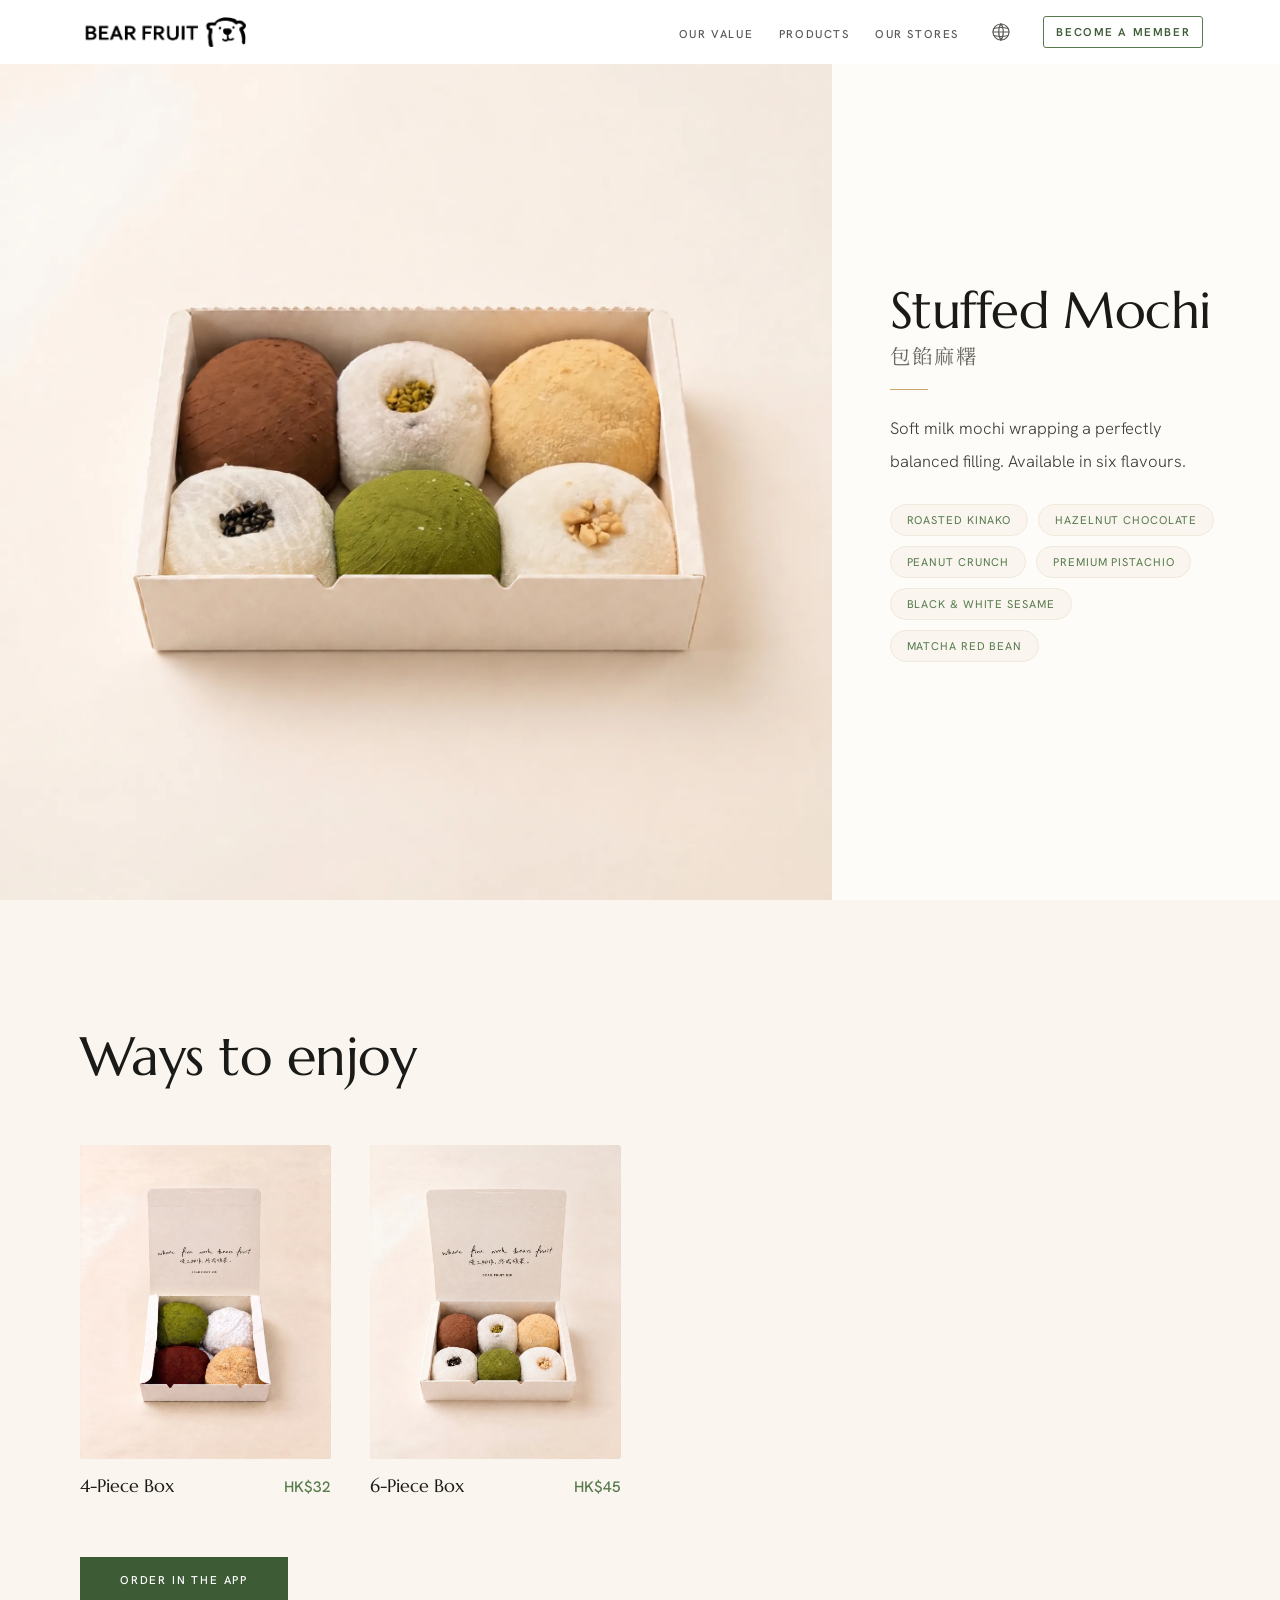
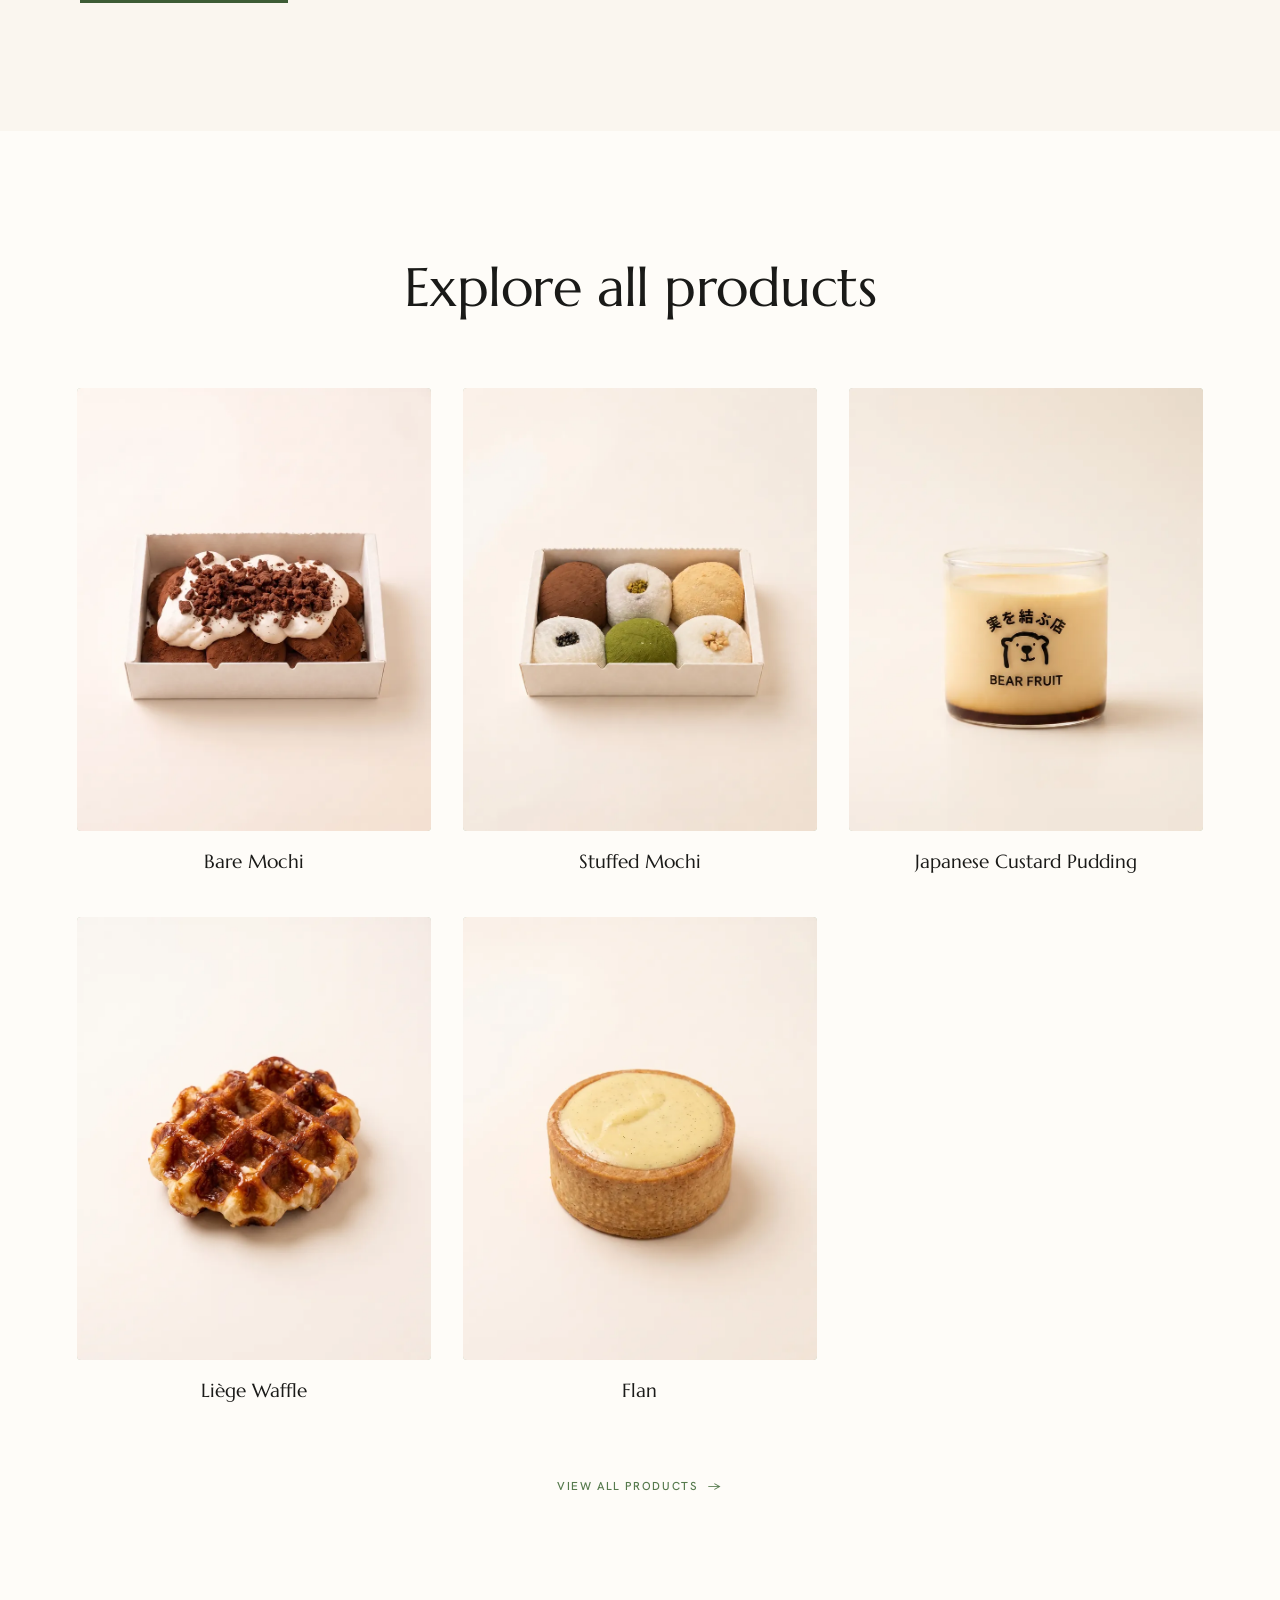
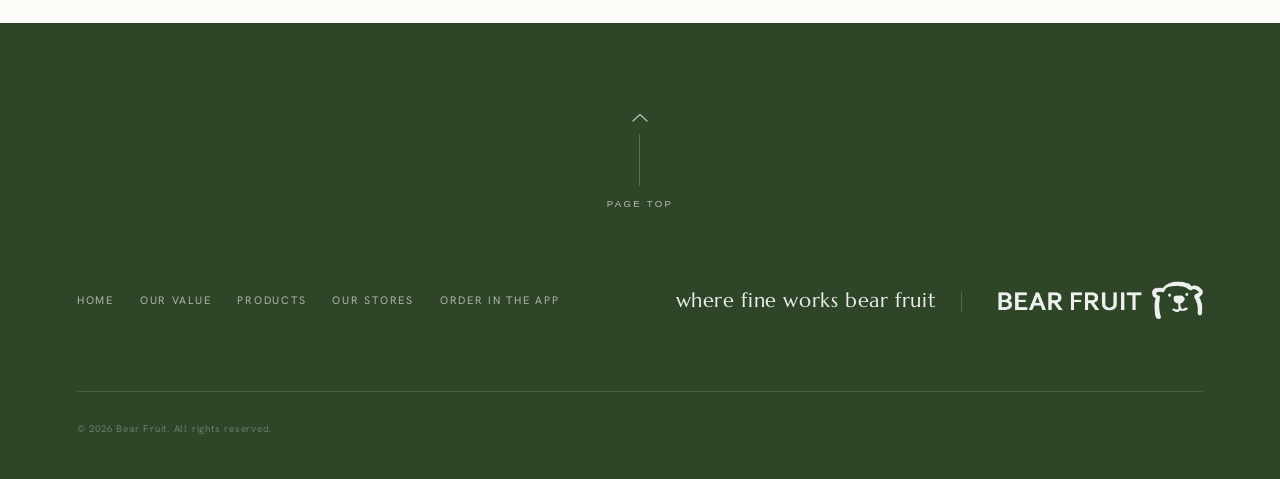
<file: stuffed-mochi.html>
<!DOCTYPE html>
<html lang="en">
<head>
  <meta charset="UTF-8">
  <meta name="viewport" content="width=device-width, initial-scale=1.0">
  <!-- GENERATED by .claude/tools/build-product-pages.mjs from the data in product.html.
       Edit product.html, then re-run the script — do not edit this file by hand. -->
  <title>Stuffed Mochi 包餡麻糬 — Bear Fruit 結菓｜大圍圍方</title>
  <meta name="description" content="軟糯煙韌的牛奶麻糬，包裹著比例適中的內餡，備有六款口味。 Soft milk mochi wrapping a perfectly balanced filling. Available in six flavours. Bear Fruit 結菓 · 大圍圍方 The Wai, Tai Wai.">
  <link rel="canonical" href="https://hkbearfruit.com/stuffed-mochi.html">
  <script>if(localStorage.getItem('bf-lang')==='tc')document.documentElement.lang='zh-HK';</script>
  <link rel="icon" type="image/png" href="images/favicon.png">
  <link rel="icon" type="image/png" href="images/favicon-dark.png" media="(prefers-color-scheme: dark)">
  <link rel="apple-touch-icon" href="images/apple-touch-icon.png">
  <meta name="theme-color" content="#3D5C35">
  <link rel="preconnect" href="https://fonts.googleapis.com">
  <link rel="preconnect" href="https://fonts.gstatic.com" crossorigin>
  <link rel="stylesheet"
        href="https://fonts.googleapis.com/css2?family=Hanken+Grotesk:wght@300;400;500;600&family=Marcellus&family=Noto+Serif+TC:wght@300;400;500;600&display=swap">
  <link rel="preload" as="image" href="images/products/stuffed-mochi/stuffed-mochi (6pcs) lid-off.webp?v=20261028" fetchpriority="high">

  <meta property="og:type" content="website">
  <meta property="og:title" content="Stuffed Mochi 包餡麻糬 — Bear Fruit 結菓">
  <meta property="og:description" content="Soft milk mochi wrapping a perfectly balanced filling. Available in six flavours.">
  <meta property="og:url" content="https://hkbearfruit.com/stuffed-mochi.html">
  <meta property="og:image" content="https://hkbearfruit.com/images/og-cover.jpg">
  <meta property="og:image:width" content="1200">
  <meta property="og:image:height" content="630">
  <meta property="og:locale" content="en_HK">
  <meta property="og:locale:alternate" content="zh_HK">
  <meta name="twitter:card" content="summary_large_image">

  <noscript>
    <style>.reveal, .img-reveal { opacity: 1 !important; transform: none !important; clip-path: none !important; }</style>
  </noscript>
  <link rel="stylesheet" href="assets/site.css">

  <script type="application/ld+json">
  {
    "@context": "https://schema.org",
    "@type": "BreadcrumbList",
    "itemListElement": [
      {
        "@type": "ListItem",
        "position": 1,
        "name": "Bear Fruit 結菓",
        "item": "https://hkbearfruit.com/"
      },
      {
        "@type": "ListItem",
        "position": 2,
        "name": "Products 產品",
        "item": "https://hkbearfruit.com/products.html"
      },
      {
        "@type": "ListItem",
        "position": 3,
        "name": "Stuffed Mochi 包餡麻糬",
        "item": "https://hkbearfruit.com/stuffed-mochi.html"
      }
    ]
  }
  </script>
</head>
<body>

  <nav class="nav" id="nav" aria-label="Main navigation">
    <a href="index.html#home" class="nav__logo-link" aria-label="Bear Fruit — home">
      <img class="nav__logo" src="images/Horizontal - Bear Fruit (white).png" alt="Bear Fruit 結菓">
    </a>
    <div class="nav__right">
      <ul class="nav__links" role="list">
        <li><a href="about.html"    data-en="Our Value" data-tc="品牌理念">Our Value</a></li>
        <li><a href="products.html" data-en="Products"  data-tc="產品">Products</a></li>
        <li><a href="stores.html" data-en="Our Stores" data-tc="門市位置">Our Stores</a></li>
      </ul>
      <button class="lang-toggle" id="langToggle" aria-label="Switch language">
        <svg xmlns="http://www.w3.org/2000/svg" width="20" height="20" viewBox="0 0 20 20"
             fill="none" stroke="currentColor" stroke-width="1.2" stroke-linecap="round">
          <circle cx="10" cy="10" r="8"/><path d="M10 2 C7 5.5 7 14.5 10 18"/><path d="M10 2 C13 5.5 13 14.5 10 18"/>
          <line x1="2" y1="10" x2="18" y2="10"/><path d="M3 6.5 Q10 4.5 17 6.5"/><path d="M3 13.5 Q10 15.5 17 13.5"/>
        </svg>
      </button>
      <a href="join.html" class="nav__order" data-en="Become a Member" data-tc="加入會員">Become a Member</a>
      <button class="nav__burger" id="navBurger" aria-label="Open menu" aria-expanded="false" aria-controls="mobileMenu">
        <span></span><span></span><span></span>
      </button>
    </div>
  </nav>

  <div class="mobile-menu" id="mobileMenu" aria-hidden="true">
    <a href="about.html"    data-en="Our Value" data-tc="品牌理念">Our Value</a>
    <a href="products.html" data-en="Products"  data-tc="產品">Products</a>
    <a href="stores.html" data-en="Our Stores" data-tc="門市位置">Our Stores</a>
    <a href="join.html" class="mobile-menu__order" data-en="Become a Member" data-tc="加入會員">Become a Member</a>
  </div>

  <!-- ══ HERO: photo + name + description ══ -->
  <section class="pd-hero" aria-label="Product">
    <div class="pd-hero__media" id="pdMedia">
      <div class="ph" aria-hidden="true"><span class="ph-label">Stuffed Mochi</span><span class="ph-spec">images/products/stuffed-mochi/stuffed-mochi (6pcs) lid-off.webp?v=20261028</span></div>
      <img class="pd-hero__img is-active" src="images/products/stuffed-mochi/stuffed-mochi (6pcs) lid-off.webp?v=20261028" alt="Stuffed Mochi 包餡麻糬" loading="eager" fetchpriority="high" onerror="this.remove()">
    </div>
    <div class="pd-hero__info">
      <h1 class="pd-name" id="pdName">Stuffed Mochi<span class="pd-name-cjk">包餡麻糬</span></h1>
      <div class="rule"></div>
      <p class="pd-desc" id="pdDesc"><span class="lang-en">Soft milk mochi wrapping a perfectly balanced filling. Available in six flavours.</span><span class="lang-tc">軟糯煙韌的牛奶麻糬，包裹著比例適中的內餡，備有六款口味。</span></p>
      <div class="pd-flavours" id="pdFlavours">
        <span class="pd-flavour"><span class="lang-en">Roasted Kinako</span><span class="lang-tc">經典黃豆粉</span></span>
        <span class="pd-flavour"><span class="lang-en">Hazelnut Chocolate</span><span class="lang-tc">榛子朱古力</span></span>
        <span class="pd-flavour"><span class="lang-en">Peanut Crunch</span><span class="lang-tc">花生糖不甩</span></span>
        <span class="pd-flavour"><span class="lang-en">Premium Pistachio</span><span class="lang-tc">特濃開心果</span></span>
        <span class="pd-flavour"><span class="lang-en">Black &amp; White Sesame</span><span class="lang-tc">芝麻黑白配</span></span>
        <span class="pd-flavour"><span class="lang-en">Matcha Red Bean</span><span class="lang-tc">抹茶蜜紅豆</span></span>
      </div>
    </div>
  </section>

  <!-- ══ PACKAGING (scroll down) ══ -->
  <section class="pd-pack" aria-label="Available packaging">
    <div class="pd-pack__inner">
      <div class="pd-pack__head">
        <h2 class="section-title reveal" data-en="Ways to enjoy" data-tc="購買選項">Ways to enjoy</h2>
      </div>
      <div class="pack-list reveal d1" id="pdPack">
        <div class="pack-item">
          <div class="pack-item__media">
            <div class="ph" aria-hidden="true"><span class="ph-label">4-Piece Box</span></div>
            <img src="images/products/stuffed-mochi/stuffed-mochi (4pcs).webp" alt="4-Piece Box" loading="lazy" onerror="this.remove()">
          </div>
          <div class="pack-item__row">
            <span class="pack-item__name"><span class="lang-en">4-Piece Box</span><span class="lang-tc">4 件裝</span></span>
            <span class="pack-item__price">HK$32</span>
          </div>
        </div>
        <div class="pack-item">
          <div class="pack-item__media">
            <div class="ph" aria-hidden="true"><span class="ph-label">6-Piece Box</span></div>
            <img src="images/products/stuffed-mochi/stuffed-mochi (6pcs).webp" alt="6-Piece Box" loading="lazy" onerror="this.remove()">
          </div>
          <div class="pack-item__row">
            <span class="pack-item__name"><span class="lang-en">6-Piece Box</span><span class="lang-tc">6 件裝</span></span>
            <span class="pack-item__price">HK$45</span>
          </div>
        </div>
      </div>
      <div class="reveal d2">
        <a href="https://bear-fruit-order-kiosk.web.app/join.html#order" data-app-download class="btn-solid"
           data-en="Order in the app" data-tc="使用會員 App 訂購" target="_blank" rel="noopener noreferrer">Order in the app</a>
      </div>
    </div>
  </section>

  <!-- ══ ALL PRODUCTS (scroll further down → back to catalogue) ══ -->
  <section class="pd-related" aria-label="All products">
    <div class="pd-related__head">
      <h2 class="section-title reveal" data-en="Explore all products" data-tc="探索所有產品">Explore all products</h2>
    </div>
    <div class="catalog__grid" id="pdAll">
      <a class="pcard reveal" href="bare-mochi.html">
        <div class="pcard__media">
          
          <div class="ph" aria-hidden="true"><span class="ph-label">Bare Mochi</span></div>
          <img class="pcard__img" src="images/products/cards/bare-mochi.webp" alt="Bare Mochi 裸麻糬" loading="lazy" onerror="this.remove()">
        </div>
        <div class="pcard__body"><h3 class="pcard__name"><span class="lang-en">Bare Mochi</span><span class="lang-tc">裸麻糬</span></h3></div>
      </a>
      <a class="pcard reveal" href="stuffed-mochi.html">
        <div class="pcard__media">
          
          <div class="ph" aria-hidden="true"><span class="ph-label">Stuffed Mochi</span></div>
          <img class="pcard__img" src="images/products/cards/stuffed-mochi.webp?v=20261028" alt="Stuffed Mochi 包餡麻糬" loading="lazy" onerror="this.remove()">
        </div>
        <div class="pcard__body"><h3 class="pcard__name"><span class="lang-en">Stuffed Mochi</span><span class="lang-tc">包餡麻糬</span></h3></div>
      </a>
      <a class="pcard reveal" href="custard-pudding.html">
        <div class="pcard__media">
          
          <div class="ph" aria-hidden="true"><span class="ph-label">Japanese Custard Pudding</span></div>
          <img class="pcard__img" src="images/products/cards/custard-pudding.webp" alt="Japanese Custard Pudding 日式布丁" loading="lazy" onerror="this.remove()">
        </div>
        <div class="pcard__body"><h3 class="pcard__name"><span class="lang-en">Japanese Custard Pudding</span><span class="lang-tc">日式布丁</span></h3></div>
      </a>
      <a class="pcard reveal" href="liege-waffle.html">
        <div class="pcard__media">
          
          <div class="ph" aria-hidden="true"><span class="ph-label">Liège Waffle</span></div>
          <img class="pcard__img" src="images/products/cards/liege-waffle.webp" alt="Liège Waffle 列日窩夫" loading="lazy" onerror="this.remove()">
        </div>
        <div class="pcard__body"><h3 class="pcard__name"><span class="lang-en">Liège Waffle</span><span class="lang-tc">列日窩夫</span></h3></div>
      </a>
      <a class="pcard reveal" href="flan.html">
        <div class="pcard__media">
          
          <div class="ph" aria-hidden="true"><span class="ph-label">Flan</span></div>
          <img class="pcard__img" src="images/products/cards/flan.webp" alt="Flan 法式吉士撻" loading="lazy" onerror="this.remove()">
        </div>
        <div class="pcard__body"><h3 class="pcard__name"><span class="lang-en">Flan</span><span class="lang-tc">法式吉士撻</span></h3></div>
      </a>
    </div>
    <div style="margin-top: clamp(40px,6vw,72px)">
      <a href="products.html" class="text-link">
        <span data-en="View All Products" data-tc="查看全部產品">View All Products</span>
        <span aria-hidden="true">→</span>
      </a>
    </div>
  </section>

  <!-- ══ FOOTER ══ -->
  <footer class="footer" id="footer" aria-label="Site footer">
    <button class="footer__pagetop" id="toTop" aria-label="Scroll to top">
      <svg class="footer__pagetop-arrow" width="16" height="9" viewBox="0 0 16 9" fill="none"
           stroke="currentColor" stroke-width="1.3" stroke-linecap="round" stroke-linejoin="round">
        <path d="M1 8 L8 1.5 L15 8"/>
      </svg>
      <span class="footer__pagetop-line"></span>
      <span class="footer__pagetop-text">Page Top</span>
    </button>

    <div class="footer__bar">
      <nav class="footer__nav" aria-label="Footer navigation">
        <a href="index.html"         data-en="Home"       data-tc="主頁">Home</a>
        <a href="about.html"         data-en="Our Value"  data-tc="品牌理念">Our Value</a>
        <a href="products.html"      data-en="Products"   data-tc="產品">Products</a>
        <a href="stores.html" data-en="Our Stores" data-tc="門市位置">Our Stores</a>
        <a href="https://bear-fruit-order-kiosk.web.app/join.html#order" data-app-download data-en="Order in the app" data-tc="使用會員 App 訂購" target="_blank" rel="noopener noreferrer">Order in the app</a>
      </nav>

      <div class="footer__brand">
        <p class="footer__motto">
          <span class="lang-en">where fine works bear fruit</span>
          <span class="lang-tc">慢工細作　終成碩果</span>
        </p>
        <span class="footer__sep" aria-hidden="true">|</span>
        <a href="index.html#home" class="footer__logo-link" aria-label="Bear Fruit — home">
          <img class="footer__logo" src="images/Horizontal - Bear Fruit (white).png" alt="Bear Fruit 結菓">
        </a>
      </div>
    </div>

    <p class="footer__copy">
      <span class="lang-en">&copy; 2026 Bear Fruit. All rights reserved.</span>
      <span class="lang-tc">&copy; 2026 結菓。版權所有。</span>
    </p>
  </footer>

  <script src="assets/site.js"></script>
</body>
</html>
</file>
<file: assets/site.css>
/* ════════════════════════════════════════════════════════
   Bear Fruit — shared styles for products.html / product.html
════════════════════════════════════════════════════════ */
*, *::before, *::after { box-sizing: border-box; margin: 0; padding: 0; }
html { scroll-behavior: smooth; font-size: 16px; }
body {
  font-family: var(--sans);
  color: var(--ink);
  background: var(--cream-50);
  overflow-x: hidden;
  -webkit-font-smoothing: antialiased;
}
img { display: block; max-width: 100%; }
a { text-decoration: none; color: inherit; }
ul { list-style: none; }
button { background: none; border: none; cursor: pointer; padding: 0; }

:root {
  --green-dk:  #2E4528;
  --green-md:  #3D5C35;
  --green-pr:  #567A4D;
  --cream-50:  #FEFCF8;
  --cream-100: #FAF6EF;
  --cream-200: #F0E9DC;
  --gold:      #C9A46B;
  --ink:       #1A1A18;
  --ink-mid:   #3D3D3A;
  --ink-muted: #6B6B64;
  /* Display serif — Latin in Marcellus; CJK falls back to Noto Serif TC */
  --serif: 'Marcellus', 'Noto Serif TC', 'Times New Roman', serif;
  /* Body — humanist grotesque; CJK glyphs fall back to the Chinese serif */
  --sans: 'Hanken Grotesk', 'Helvetica Neue', Arial, 'Noto Serif TC', sans-serif;
  /* Chinese serif — correct Traditional-Chinese coverage for Hong Kong */
  --cjk:  'Noto Serif TC', serif;
  --ease: cubic-bezier(0.4, 0, 0.2, 1);
  --ease-out: cubic-bezier(0.22, 1, 0.36, 1);
  --pad-page: clamp(24px, 6vw, 80px);
}
html[lang="zh-HK"] { --sans: 'Noto Serif TC', 'Hanken Grotesk', sans-serif; }

/* ── Shared typography ── */
.eyebrow {
  font-size: 0.68rem; font-weight: 500; letter-spacing: 0.22em;
  text-transform: uppercase; color: var(--green-pr);
}
.section-title {
  font-family: var(--serif);
  font-size: clamp(2.4rem, 4.2vw, 3.5rem); font-weight: 400;
  line-height: 1.06; letter-spacing: -0.01em; color: var(--ink); text-wrap: balance;
}
.rule { width: 38px; height: 1px; background: var(--gold); }
.text-link {
  display: inline-flex; align-items: center; gap: 10px;
  font-size: 0.72rem; font-weight: 500; letter-spacing: 0.14em;
  text-transform: uppercase; color: var(--green-pr);
  transition: gap 0.25s var(--ease);
}
.text-link:hover { gap: 18px; }
.btn-solid {
  display: inline-block; font-size: 0.71rem; font-weight: 500;
  letter-spacing: 0.16em; text-transform: uppercase; color: #fff;
  background: var(--green-md); padding: 16px 40px; white-space: nowrap;
  transition: background 0.25s;
}
.btn-solid:hover { background: var(--green-dk); }

.reveal { opacity: 0; transform: translateY(22px); transition: opacity 0.8s var(--ease), transform 0.8s var(--ease); }
.reveal.in { opacity: 1; transform: translateY(0); }
.d1 { transition-delay: 0.1s; } .d2 { transition-delay: 0.2s; } .d3 { transition-delay: 0.3s; }

/* ════════════════ NAV (solid white) ════════════════ */
.nav {
  position: fixed; inset: 0 0 auto 0; z-index: 200;
  display: flex; align-items: center; justify-content: space-between;
  padding: 16px var(--pad-page); background: #fff;
  transition: padding 0.4s var(--ease), box-shadow 0.4s var(--ease);
}
.nav.scrolled { padding-top: 13px; padding-bottom: 13px; box-shadow: 0 1px 20px rgba(0,0,0,0.08); }
.nav__right { display: flex; align-items: center; gap: clamp(18px, 2.2vw, 34px); }
.nav__logo { height: 30px; width: auto; filter: brightness(0); }
.nav__links { display: flex; align-items: center; gap: clamp(22px, 2vw, 34px); }
.nav__links a {
  font-size: 0.71rem; font-weight: 500; letter-spacing: 0.14em;
  text-transform: uppercase; color: var(--ink-mid); opacity: 0.85;
  transition: color 0.2s, opacity 0.2s;
}
.nav__links a:hover { opacity: 1; color: var(--green-pr); }
.lang-toggle { display: flex; align-items: center; justify-content: center; color: var(--ink-mid); opacity: 0.85; padding: 4px; line-height: 0; transition: color 0.2s, opacity 0.2s; }
.lang-toggle:hover { opacity: 1; color: var(--green-pr); }
.nav__order {
  font-size: 0.71rem; font-weight: 600; letter-spacing: 0.14em; text-transform: uppercase;
  color: var(--green-md); white-space: nowrap;
  padding: 8px 12px; border: 1px solid var(--green-pr); border-radius: 3px;
  transition: background-color 0.2s;
}
.nav__order:hover { background-color: var(--cream-100); }

/* Mobile menu */
.nav__burger { display: none; flex-direction: column; justify-content: center; gap: 5px; width: 28px; height: 28px; z-index: 320; }
.nav__burger span { display: block; width: 100%; height: 2px; background: var(--ink); border-radius: 2px; transition: transform 0.35s var(--ease), opacity 0.2s var(--ease), background 0.3s var(--ease); }
.nav__burger.open span:nth-child(1) { transform: translateY(7px) rotate(45deg); }
.nav__burger.open span:nth-child(2) { opacity: 0; }
.nav__burger.open span:nth-child(3) { transform: translateY(-7px) rotate(-45deg); }
.mobile-menu {
  position: fixed; inset: 0; z-index: 190; background: var(--green-dk);
  display: flex; flex-direction: column; align-items: center; justify-content: center; gap: 30px;
  opacity: 0; visibility: hidden; transform: translateY(-10px);
  transition: opacity 0.4s var(--ease), transform 0.4s var(--ease), visibility 0.4s;
}
.mobile-menu.open { opacity: 1; visibility: visible; transform: translateY(0); }
.mobile-menu a { font-size: 1.05rem; letter-spacing: 0.18em; text-transform: uppercase; color: rgba(255,255,255,0.85); transition: color 0.2s; }
.mobile-menu a:hover { color: #fff; }
.mobile-menu__order { margin-top: 6px; border: 1px solid rgba(255,255,255,0.5); padding: 13px 34px; color: #fff !important; }
body.menu-open { overflow: hidden; }
body.menu-open .nav__order { opacity: 0; pointer-events: none; }
body.menu-open .nav__burger span { background: #fff; }

/* ════════════════ PRODUCT LISTING ════════════════ */
.catalog { padding: clamp(120px, 16vh, 180px) var(--pad-page) clamp(72px, 10vw, 130px); }
.catalog__head { display: flex; flex-direction: column; align-items: center; gap: 16px; text-align: center; margin-bottom: clamp(48px, 7vw, 84px); }
.catalog__grid {
  display: grid; grid-template-columns: repeat(3, 1fr);
  gap: clamp(28px, 3.5vw, 56px) clamp(20px, 2.5vw, 40px);
  max-width: 1200px; margin: 0 auto;
}
.pcard { display: block; color: inherit; }
.pcard__media { position: relative; aspect-ratio: 4 / 5; overflow: hidden; border-radius: 4px; background: #b8cdb4; }
.pcard__media .ph { position: absolute; inset: 0; display: flex; flex-direction: column; align-items: center; justify-content: center; text-align: center; gap: 8px; padding: 20px; }
.pcard__media .ph::after { content: ''; position: absolute; inset: 10px; border: 1px dashed rgba(255,255,255,0.4); }
.pcard__img { position: absolute; inset: 0; width: 100%; height: 100%; object-fit: cover; transition: transform 0.6s var(--ease), opacity 1.2s var(--ease); }
.pcard:hover .pcard__img { transform: scale(1.05); }
.pcard__slideshow .pcard__img { opacity: 0; }
.pcard__slideshow .pcard__img.is-active { opacity: 1; }
.pcard__body { padding: 18px 4px 0; text-align: center; }
.pcard__name { font-family: var(--serif); font-size: 1.2rem; font-weight: 400; letter-spacing: 0; color: var(--ink); transition: color 0.2s; }
.pcard:hover .pcard__name { color: var(--green-pr); }
.pcard__desc { display: block; margin-top: 7px; font-size: 0.76rem; font-weight: 300; line-height: 1.65; color: var(--ink-muted); }

/* Placeholder label chips (shared with listing + detail) */
.ph-label { font-size: 0.62rem; letter-spacing: 0.1em; text-transform: uppercase; color: rgba(255,255,255,0.92); background: rgba(0,0,0,0.28); padding: 6px 12px; border-radius: 2px; }
.ph-spec { font-size: 0.58rem; font-weight: 300; color: rgba(255,255,255,0.72); line-height: 1.5; }

/* ════════════════ PRODUCT DETAIL ════════════════ */
/* Immersive: photo fills the left 65% at full height; info on the right 35% */
.pd-hero {
  display: grid; grid-template-columns: 65% 35%;
  align-items: stretch; min-height: 100vh;
}
.pd-hero__media { position: relative; min-height: 100vh; overflow: hidden; background: #b8cdb4; }
.pd-hero__media .ph { position: absolute; inset: 0; display: flex; flex-direction: column; align-items: center; justify-content: center; gap: 8px; text-align: center; padding: 24px; }
.pd-hero__media .ph::after { content: ''; position: absolute; inset: 14px; border: 1px dashed rgba(255,255,255,0.4); }
.pd-hero__img { position: absolute; inset: 0; width: 100%; height: 100%; object-fit: cover; opacity: 0; transition: opacity 1s var(--ease); }
.pd-hero__img.is-active { opacity: 1; }
.pd-hero__info {
  display: flex; flex-direction: column; justify-content: center; gap: 22px;
  padding: clamp(96px, 13vh, 140px) clamp(36px, 4.5vw, 76px) clamp(50px, 8vh, 90px);
}
.pd-name { font-family: var(--serif); font-size: clamp(2.2rem, 4.2vw, 3.2rem); font-weight: 400; line-height: 1.06; letter-spacing: -0.01em; color: var(--ink); }
.pd-name-cjk { display: block; font-family: var(--cjk); font-size: clamp(1rem, 1.6vw, 1.3rem); color: var(--ink-muted); letter-spacing: 0.1em; margin-top: 8px; }
.pd-desc { font-size: clamp(0.95rem, 1.3vw, 1.05rem); font-weight: 300; line-height: 2; color: var(--ink-mid); max-width: 46ch; }
.pd-flavours { display: flex; flex-wrap: wrap; gap: 10px; margin-top: 4px; }
.pd-flavour { font-size: 0.7rem; letter-spacing: 0.08em; text-transform: uppercase; color: var(--green-pr); border: 1px solid var(--cream-200); background: var(--cream-100); padding: 8px 16px; border-radius: 100px; }
.pd-badge { align-self: flex-start; font-size: 0.6rem; font-weight: 600; letter-spacing: 0.14em; text-transform: uppercase; color: #fff; background: var(--gold); padding: 6px 14px; border-radius: 100px; }
.pd-note { font-size: 1rem; font-weight: 300; color: var(--ink-muted); }
.pcard__badge { position: absolute; top: 12px; left: 12px; z-index: 3; font-size: 0.58rem; font-weight: 600; letter-spacing: 0.12em; text-transform: uppercase; color: #fff; background: var(--gold); padding: 6px 12px; border-radius: 100px; }

/* Packaging section */
.pd-pack { background: var(--cream-100); padding: clamp(72px, 10vw, 130px) var(--pad-page); }
.pd-pack__inner { max-width: 1120px; margin: 0 auto; display: flex; flex-direction: column; gap: clamp(36px, 5vw, 60px); }
.pd-pack__head { display: flex; flex-direction: column; gap: 14px; }
.pack-list { display: grid; grid-template-columns: repeat(auto-fill, minmax(220px, 1fr)); gap: clamp(24px, 3vw, 44px); }
.pack-item { display: block; color: inherit; }
.pack-item__media { position: relative; aspect-ratio: 4 / 5; overflow: hidden; border-radius: 4px; background: #b8cdb4; margin-bottom: 16px; }
.pack-item__media .ph { position: absolute; inset: 0; display: flex; flex-direction: column; align-items: center; justify-content: center; gap: 8px; text-align: center; padding: 16px; }
.pack-item__media .ph::after { content: ''; position: absolute; inset: 10px; border: 1px dashed rgba(255,255,255,0.4); }
.pack-item__media img { position: absolute; inset: 0; width: 100%; height: 100%; object-fit: cover; transition: opacity 1.2s var(--ease); }
.pack-item__slideshow img { opacity: 0; }
.pack-item__slideshow img.is-active { opacity: 1; }
.pack-item__row { display: flex; align-items: baseline; justify-content: space-between; gap: 12px; }
.pack-item__name { font-family: var(--serif); font-size: 1.1rem; font-weight: 400; color: var(--ink); }
.pack-item__price { font-size: 0.95rem; font-weight: 500; color: var(--green-pr); white-space: nowrap; }
.member-price {
  margin-inline-start: auto;
  text-align: end;
  line-height: 1.5;
}
.member-price__line {
  color: var(--green-md);
  white-space: nowrap;
  font-size: 0.8rem;
}
.member-price__line strong { margin-inline-start: 4px; font-size: 1rem; font-weight: 500; }
.member-price__comparison {
  margin-top: 3px;
  font-size: 0.8rem;
  color: var(--ink-muted);
}
.member-price__comparison s {
  text-decoration-color: var(--gold);
  text-decoration-thickness: 1.5px;
}

/* Related / all-products at the bottom of a detail page */
.pd-related { padding: clamp(72px, 10vw, 130px) var(--pad-page); text-align: center; }
.pd-related__head { display: flex; flex-direction: column; align-items: center; gap: 14px; margin-bottom: clamp(40px, 6vw, 72px); }

/* ════════════════ FOOTER (Page-Top banner) ════════════════ */
.footer { background: var(--green-dk); color: #fff; padding: clamp(52px, 7vw, 96px) var(--pad-page) clamp(30px, 3.5vw, 44px); display: flex; flex-direction: column; align-items: center; gap: clamp(40px, 6vw, 72px); }
.footer__pagetop { display: inline-flex; flex-direction: column; align-items: center; gap: 12px; color: rgba(255,255,255,0.65); transition: color 0.25s var(--ease); }
.footer__pagetop:hover { color: #fff; }
.footer__pagetop-arrow { display: block; transition: transform 0.3s var(--ease); }
.footer__pagetop:hover .footer__pagetop-arrow { transform: translateY(-4px); }
.footer__pagetop-line { position: relative; width: 1px; height: 52px; background: rgba(255,255,255,0.22); overflow: hidden; }
.footer__pagetop-line::after { content: ''; position: absolute; inset: 0; background: rgba(255,255,255,0.85); transform: translateY(100%); animation: pagetop 2.4s var(--ease) infinite; }
@keyframes pagetop { 0% { transform: translateY(100%); } 55% { transform: translateY(-100%); } 100% { transform: translateY(-100%); } }
.footer__pagetop-text { font-size: 0.6rem; font-weight: 500; letter-spacing: 0.24em; text-transform: uppercase; }
.footer__bar { width: 100%; display: flex; align-items: center; justify-content: space-between; gap: 26px 48px; flex-wrap: wrap; }
.footer__nav { display: flex; flex-wrap: wrap; gap: 12px 26px; }
.footer__nav a { font-size: 0.68rem; letter-spacing: 0.16em; text-transform: uppercase; color: rgba(255,255,255,0.6); transition: color 0.2s; }
.footer__nav a:hover { color: #fff; }
.footer__brand { display: flex; align-items: center; gap: clamp(16px, 1.8vw, 26px); }
.footer__motto { font-family: var(--serif); font-size: clamp(1.05rem, 1.6vw, 1.3rem); font-weight: 400; letter-spacing: 0.03em; color: rgba(255,255,255,0.9); white-space: nowrap; }
.footer__sep { color: rgba(255,255,255,0.28); font-weight: 200; font-size: 1.3em; }
.footer__logo-link { flex-shrink: 0; line-height: 0; }
.footer__logo { height: clamp(30px, 3vw, 44px); width: auto; filter: brightness(0) invert(1); opacity: 0.92; transition: opacity 0.2s; }
.footer__logo-link:hover .footer__logo { opacity: 1; }
.footer__copy { width: 100%; font-size: 0.61rem; letter-spacing: 0.08em; color: rgba(255,255,255,0.3); border-top: 1px solid rgba(255,255,255,0.12); padding-top: clamp(20px, 2.5vw, 30px); }
@media (max-width: 720px) {
  .footer__bar { flex-direction: column; align-items: center; text-align: center; gap: 32px; }
  .footer__nav { justify-content: center; }
  .footer__brand { flex-direction: column; gap: 18px; }
  .footer__sep { display: none; }
  .footer__copy { text-align: center; }
}

/* ════════════════ ACCESSIBILITY ════════════════ */
a:focus-visible, button:focus-visible { outline: 2px solid var(--gold); outline-offset: 3px; border-radius: 2px; }
@media (prefers-reduced-motion: reduce) {
  html { scroll-behavior: auto; }
  .reveal { transition-duration: 0.001s; }
  .pcard__img, .pd-hero__img { transition: opacity 0.4s ease; }
  .footer__pagetop-line::after { animation: none; opacity: 0; }
}

/* ════════════════ RESPONSIVE ════════════════ */
@media (max-width: 920px) {
  .nav__links { display: none; }
  .nav__burger { display: flex; }
  .catalog__grid { grid-template-columns: repeat(2, 1fr); }
  .pd-hero { grid-template-columns: 1fr; min-height: auto; }
  .pd-hero__media { min-height: unset; aspect-ratio: 4 / 5; }
  .pd-hero__info { padding: 40px var(--pad-page) 64px; }
}
@media (max-width: 560px) {
  .nav { padding: 14px 20px; }
  .nav__logo { height: 26px; }
  .nav__right { gap: clamp(8px, 2.5vw, 14px); }
  .nav__order { font-size: 0.7rem; }
  .catalog__grid { grid-template-columns: 1fr; max-width: 420px; }
  .pack-item { flex-direction: column; gap: 6px; }
}
@media (max-width: 420px) {
  .nav__order { padding-inline: 7px; }
}
</file>
<file: assets/join.css>
.join {
  display: grid;
  grid-template-columns: minmax(0, 0.95fr) minmax(0, 1.05fr);
  max-width: 1680px;
  margin-inline: auto;
  padding: clamp(108px, 9vw, 148px) var(--pad-page) clamp(54px, 6vw, 96px);
  align-items: center;
  gap: clamp(40px, 7vw, 112px);
}
.join__copy { padding-block: 20px; }
.join__icon {
  width: 58px;
  height: auto;
  border-radius: 22%;
  margin-bottom: clamp(24px, 3vw, 42px);
}
.join h1 {
  font: 400 clamp(3.5rem, 5.7vw, 6rem)/1.08 var(--serif);
  letter-spacing: -0.045em;
  color: var(--green-dk);
  text-wrap: balance;
}
.join__intro {
  margin-top: 24px;
  max-width: 38ch;
  text-wrap: balance;
  font-size: clamp(1.12rem, 1.5vw, 1.4rem);
  line-height: 1.55;
  color: var(--ink-mid);
}
.join__detail {
  margin-top: 12px;
  max-width: 38ch;
  font-size: 1rem;
  text-wrap: pretty;
  line-height: 1.65;
  color: var(--ink-muted);
}
.join__downloads {
  display: flex;
  flex-wrap: wrap;
  align-items: center;
  gap: 14px;
  margin-top: clamp(28px, 3.4vw, 52px);
}
.join__downloads a { display: inline-flex; }
.join__downloads img { height: clamp(44px, 3.5vw, 52px); width: auto; }
.join__downloads .badge-tc,
html[lang="zh-HK"] .join__downloads .badge-en { display: none; }
html[lang="zh-HK"] .join__downloads .badge-tc { display: block; }
html[lang="zh-HK"] .join h1 { letter-spacing: 0.015em; font-size: clamp(2.65rem, 4.5vw, 4.75rem); }
html[lang="zh-HK"] .join__intro { line-height: 1.85; }
html[lang="zh-HK"] .join__detail { line-height: 1.9; max-width: 24em; }
.join__photo {
  position: relative;
  aspect-ratio: 1 / 1.07;
  background: var(--cream-100);
}
.join__photo::after {
  content: "";
  position: absolute;
  right: -10px;
  bottom: -10px;
  width: 58%;
  height: 36%;
  border-right: 1px solid var(--gold);
  border-bottom: 1px solid var(--gold);
  pointer-events: none;
}
.join__photo img {
  width: 100%;
  height: 100%;
  object-fit: cover;
  object-position: 57% 66%;
}

@media (max-width: 800px) {
  .join { grid-template-columns: minmax(0, 1fr); gap: 36px; padding-top: 104px; }
  .join__copy { padding-block: 0; }
  .join__photo { aspect-ratio: 1.75; }
  .join__photo img { object-position: center 74%; }
}
@media (max-width: 480px) {
  .join { padding-top: 92px; padding-bottom: 44px; }
  .join__icon { width: 48px; margin-bottom: 20px; }
  .join h1 { font-size: clamp(2.8rem, 12vw, 3.5rem); }
  .join__intro { margin-top: 18px; }
  .join__downloads { gap: 12px; }
  .join__photo { aspect-ratio: 1.45; }
}
</file>
<file: assets/stores.css>
/* Quiet Craft — dedicated store directory */
.stores-main { max-width: 1320px; margin: 0 auto; padding: clamp(126px, 14vw, 180px) var(--pad-page) clamp(72px, 8vw, 110px); }
.stores-head { display: grid; grid-template-columns: 1fr 1fr; gap: 24px 56px; align-items: end; margin-bottom: 48px; }
.stores-title { font-family: var(--serif); font-size: clamp(2.8rem, 5.4vw, 4.7rem); font-weight: 400; line-height: 1.12; letter-spacing: -0.025em; }
.stores-intro { max-width: 360px; justify-self: end; font-size: 0.93rem; font-weight: 300; line-height: 2; color: var(--ink-mid); }
.stores-jump { display: flex; gap: 32px; padding: 18px 0; margin-bottom: clamp(40px, 5vw, 64px); border-block: 1px solid var(--cream-200); }
.stores-jump a { display: inline-flex; align-items: center; gap: 20px; font-size: 0.8rem; color: var(--ink-mid); transition: color .25s; }
.stores-jump a:hover { color: var(--green-pr); }
.stores-jump span[aria-hidden] { color: var(--green-pr); }
.stores-list { display: grid; grid-template-columns: repeat(2, minmax(0, 1fr)); gap: clamp(32px, 4vw, 56px); }
.store { min-width: 0; scroll-margin-top: 88px; }
.store-photo { aspect-ratio: 4 / 3; overflow: hidden; background: var(--cream-200); }
.store-photo img { width: 100%; height: 100%; object-fit: cover; }
.store-photo--wai img { object-position: center 75%; }
.store-heading { display: flex; justify-content: space-between; align-items: baseline; gap: 16px; padding: 28px 0 22px; }
.store-name { font-family: var(--serif); font-size: clamp(1.6rem, 2.4vw, 2rem); font-weight: 400; }
.store-district { font-size: 0.75rem; color: var(--green-pr); white-space: nowrap; }
.store-details { border-top: 1px solid var(--cream-200); }
.store-details > div { display: grid; grid-template-columns: 96px 1fr; gap: 12px; padding: 19px 0; border-bottom: 1px solid var(--cream-200); }
.store-details dt { padding-top: 3px; font-size: 0.67rem; font-weight: 400; letter-spacing: .06em; color: var(--ink-muted); }
.store-details dd { min-width: 0; font-size: .87rem; font-weight: 300; color: var(--ink-mid); line-height: 1.85; }
.store-details address { font-style: normal; }
.store-map { display: inline-flex; align-items: center; gap: 28px; margin-top: 24px; padding-block: 8px; border-bottom: 1px solid var(--green-pr); font-size: .76rem; color: var(--green-pr); transition: gap .25s; }
.store-map:hover { gap: 38px; }
.stores-contact { display: flex; justify-content: space-between; gap: 24px 40px; margin-top: clamp(64px, 7vw, 96px); padding-top: 28px; border-top: 1px solid var(--cream-200); }
.stores-contact h2 { font-family: var(--serif); font-size: 1.2rem; font-weight: 400; }
.stores-contact-links { display: flex; flex-wrap: wrap; gap: 12px 28px; align-items: center; font-size: .8rem; font-weight: 300; color: var(--ink-mid); }
.stores-contact-links a:hover { color: var(--green-pr); }
.nav__links a[aria-current="page"] { color: var(--green-dk); opacity: 1; }
@media (max-width: 720px) {
  .stores-head { grid-template-columns: 1fr; gap: 22px; margin-bottom: 32px; }
  .stores-intro { justify-self: start; max-width: 36ch; }
  .stores-jump { gap: 24px; padding-block: 16px; margin-bottom: 36px; }
  .stores-jump a { font-size: .74rem; gap: 12px; }
  .stores-list { grid-template-columns: 1fr; gap: 56px; }
  .store-heading { padding-top: 24px; }
  .store-details > div { grid-template-columns: 80px 1fr; }
  .stores-contact { flex-direction: column; }
  .stores-contact-links { flex-direction: column; align-items: flex-start; }
}
</file>
